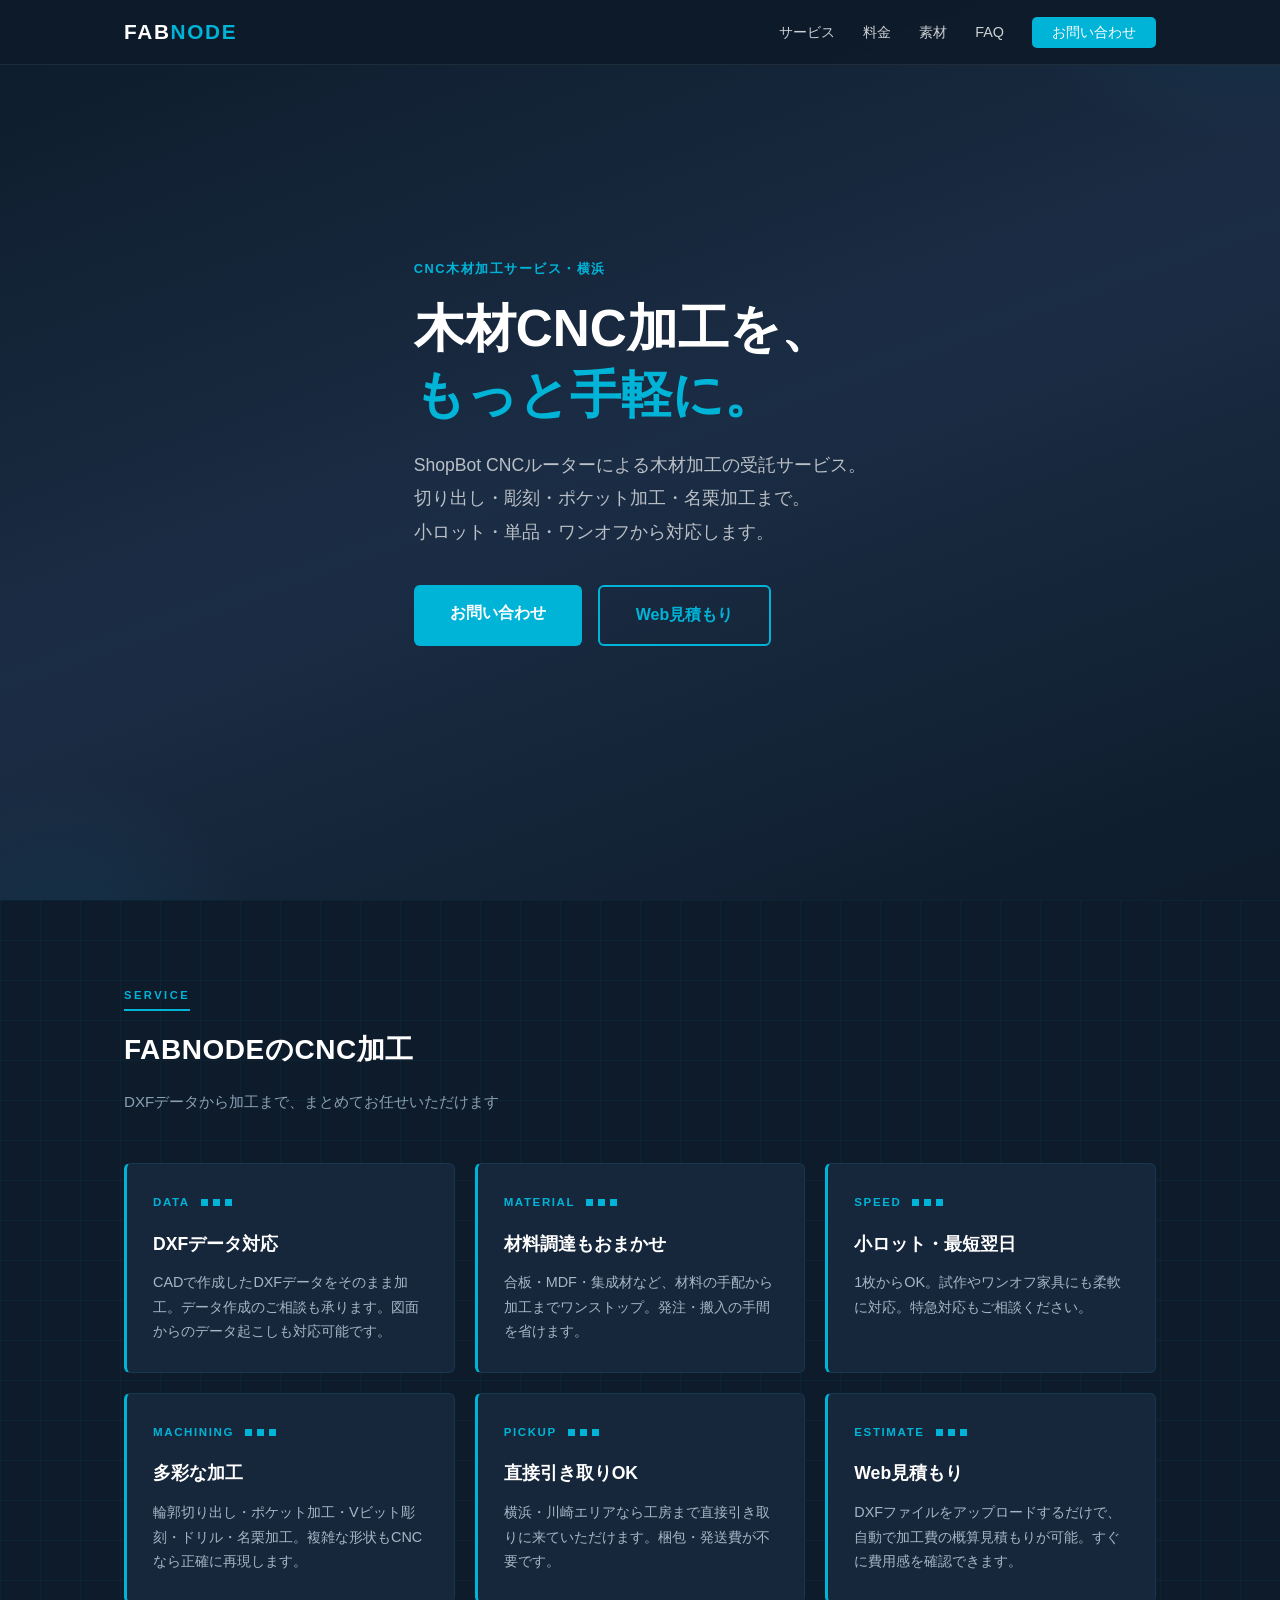
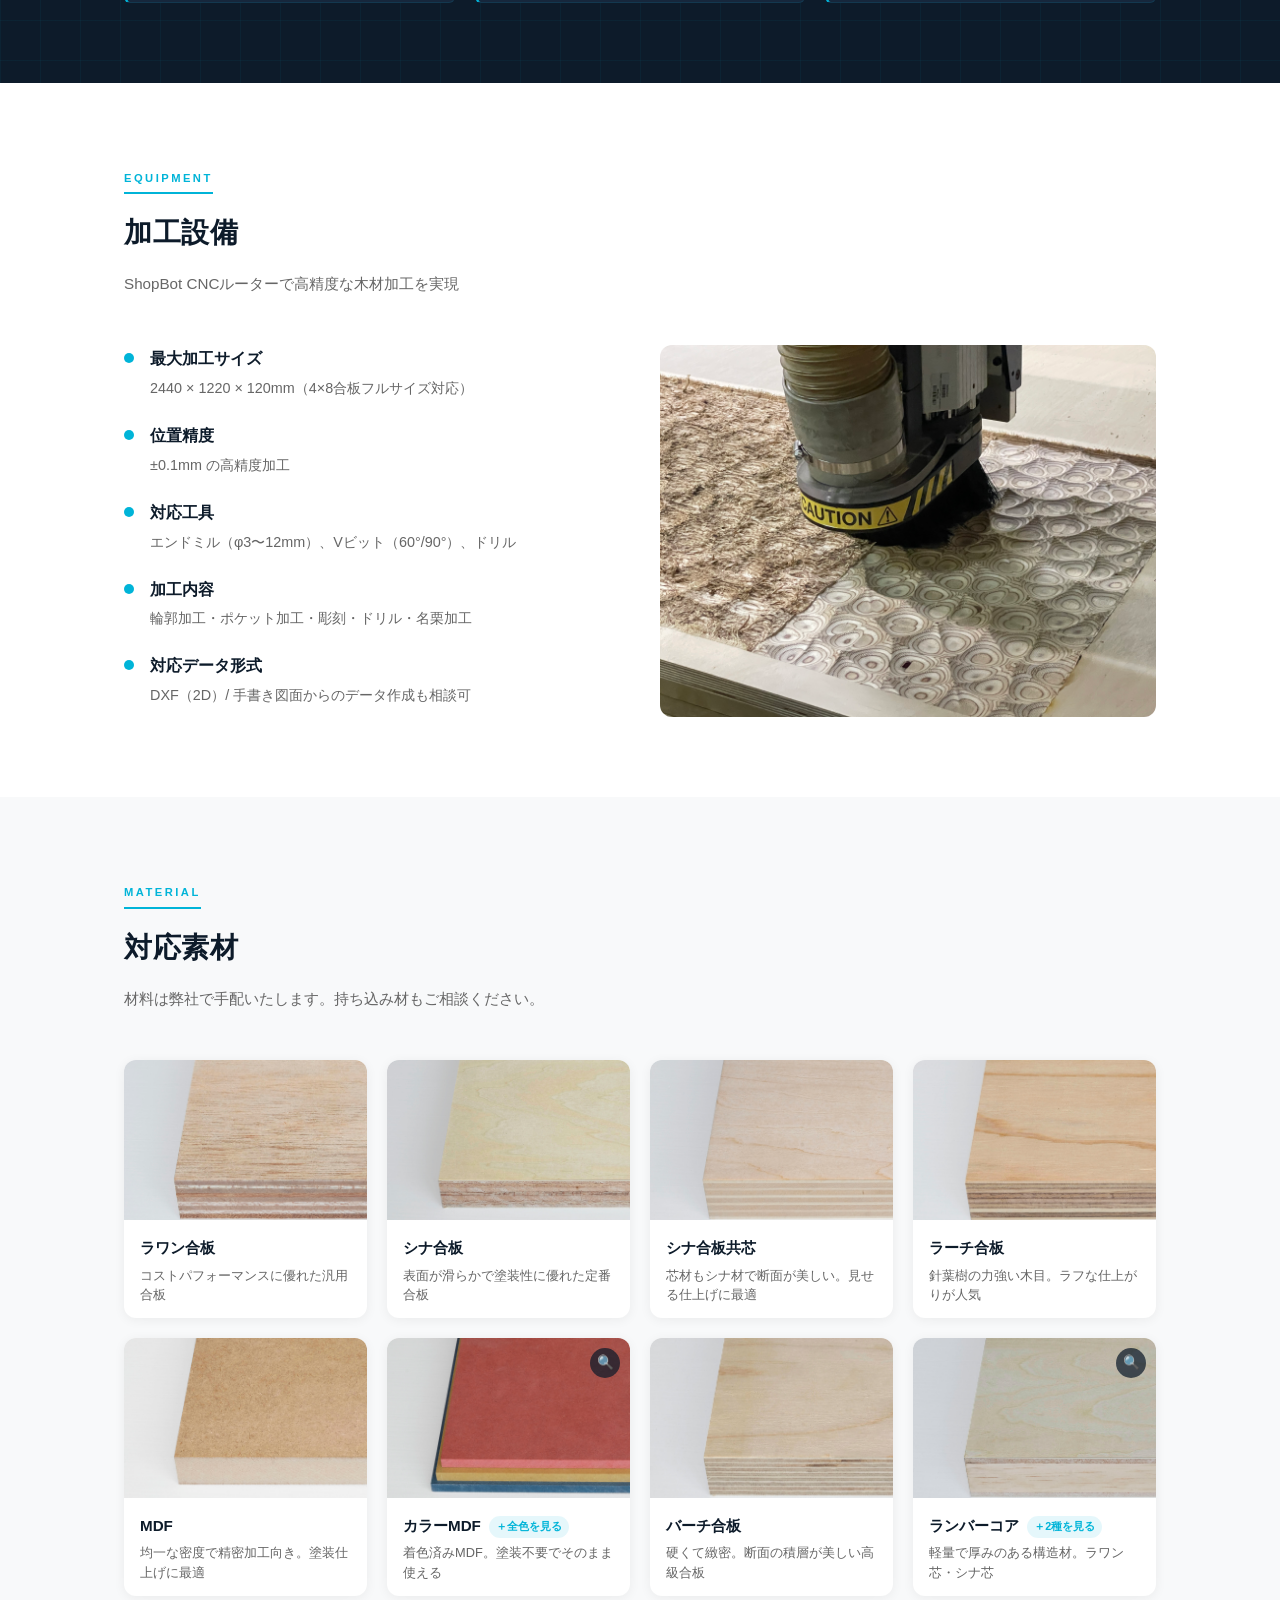
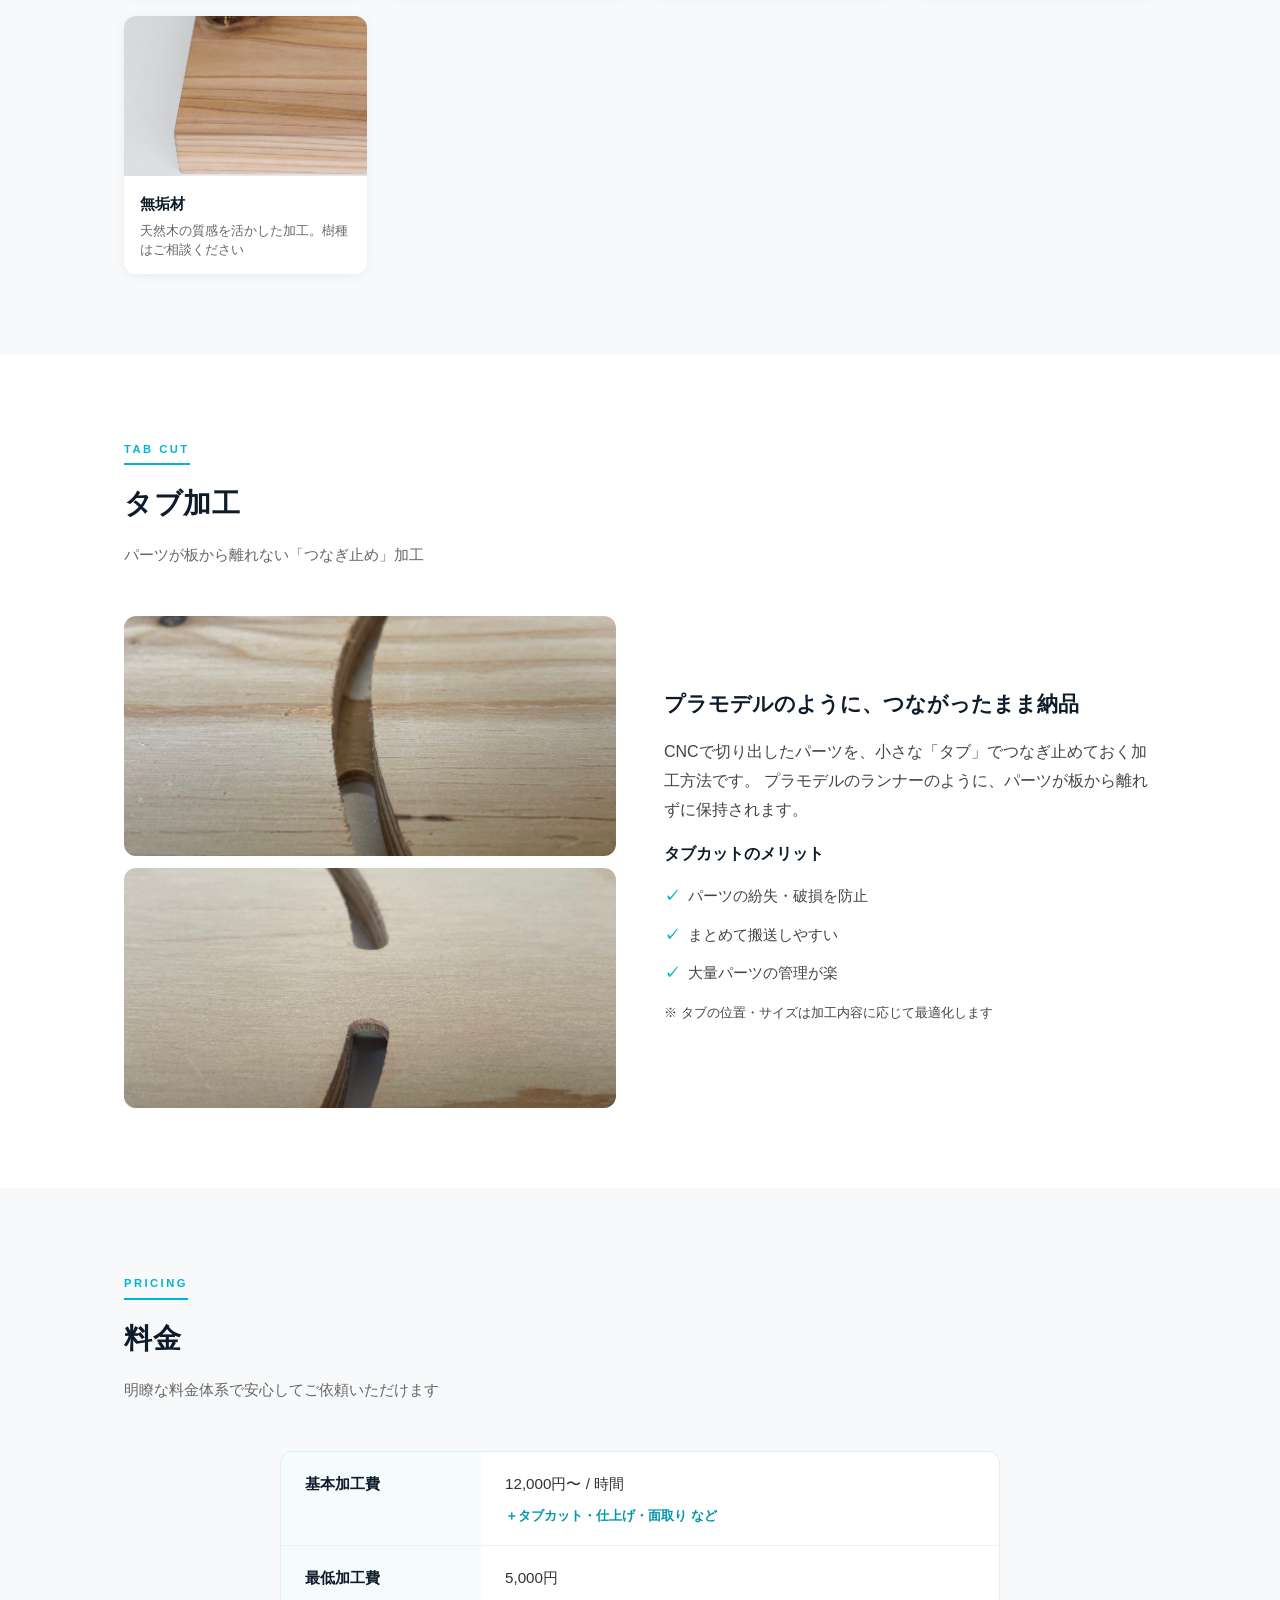
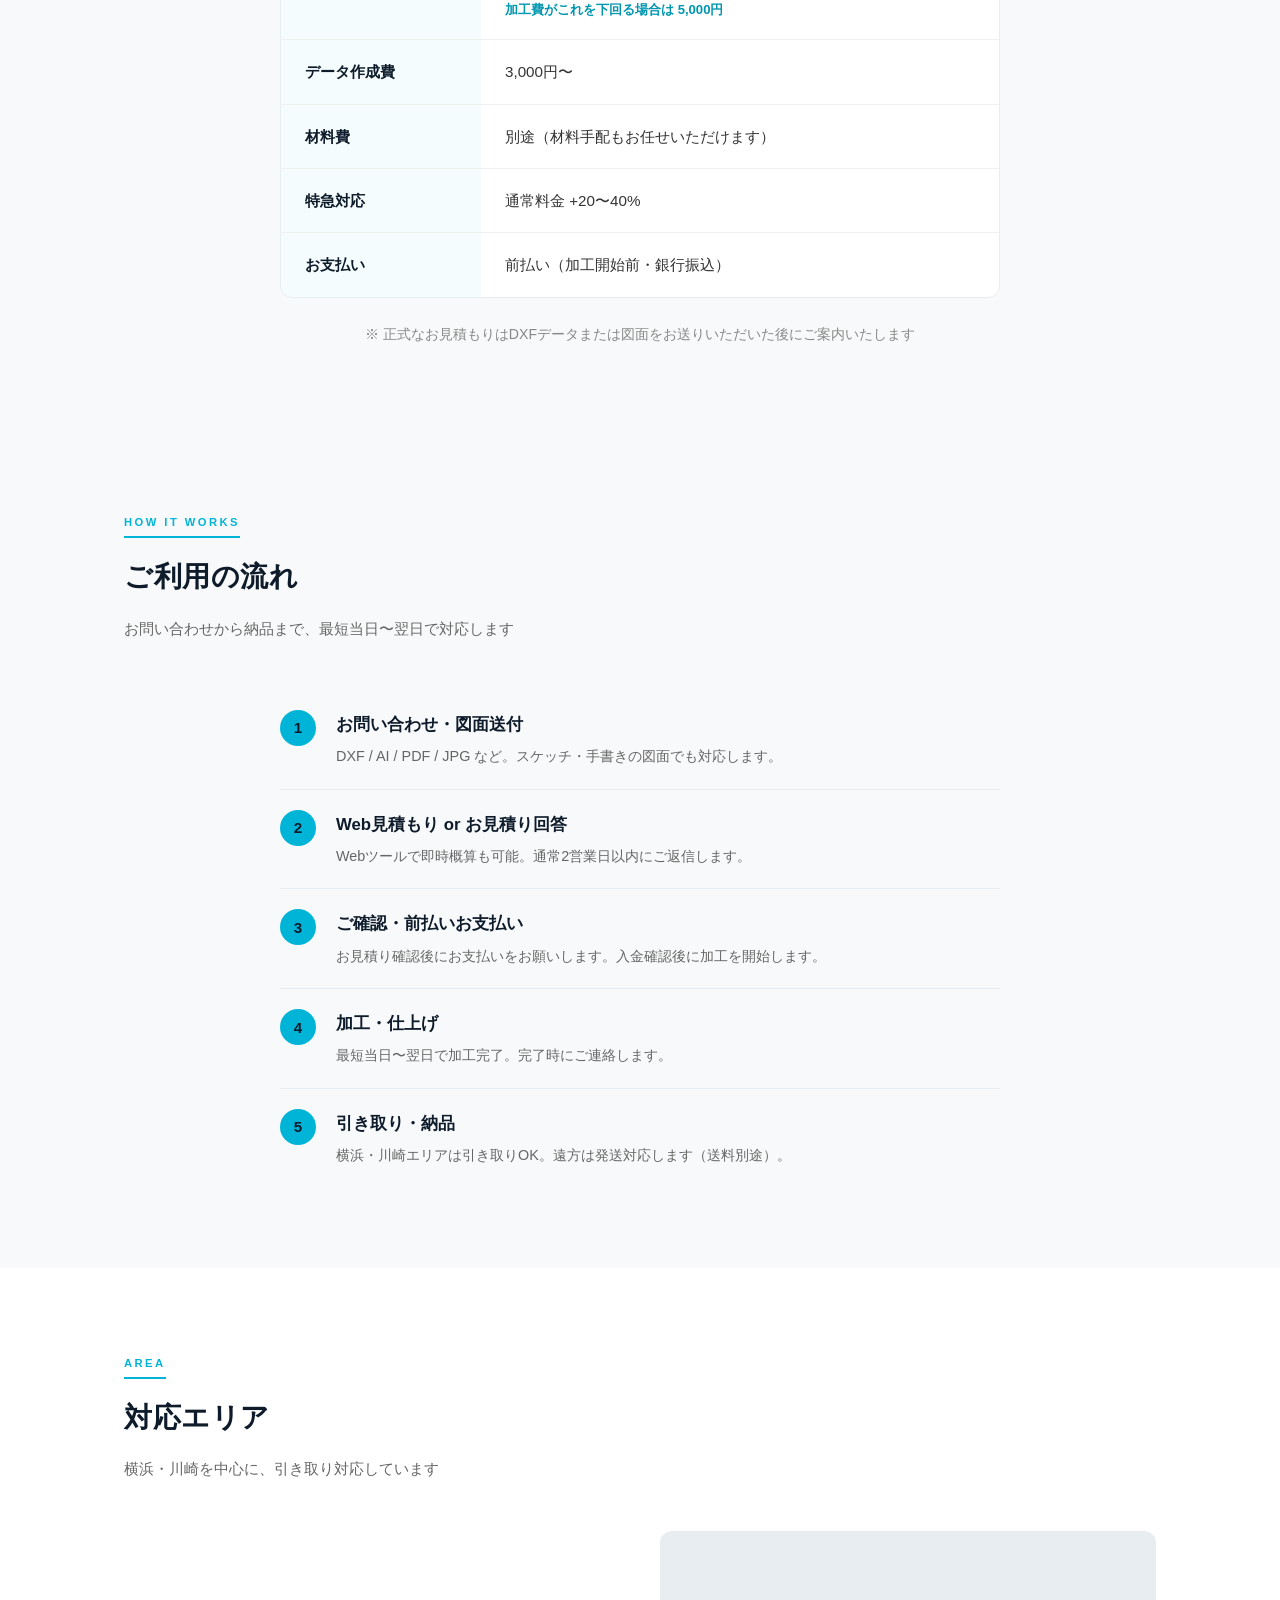
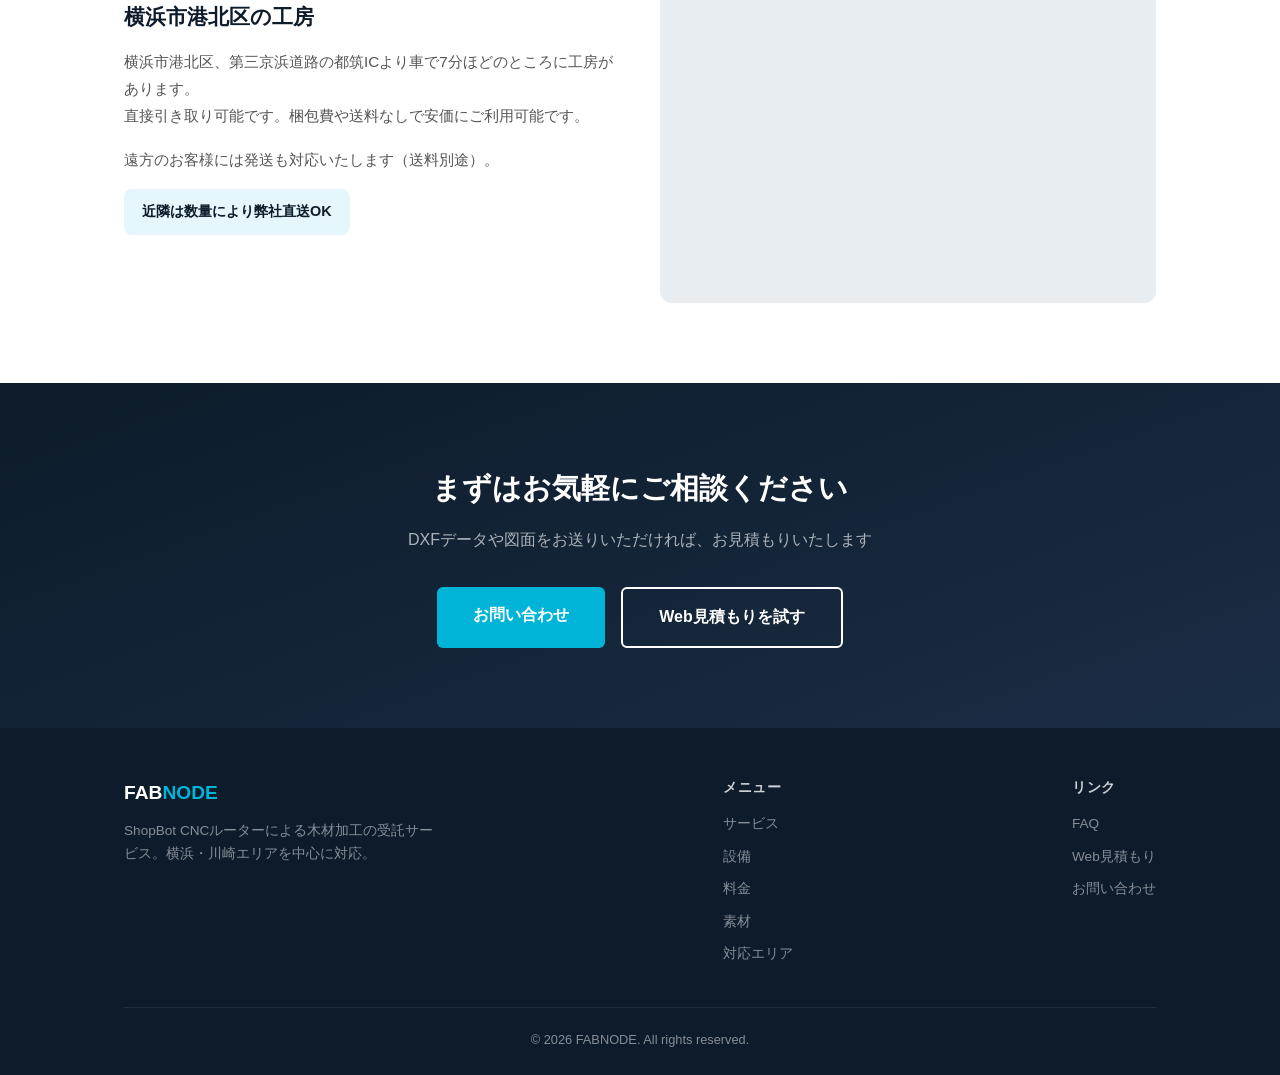
<file: index.html>
<!DOCTYPE html>
<html lang="ja">
<head>
  <meta charset="UTF-8">
  <meta name="viewport" content="width=device-width, initial-scale=1.0">
  <title>FABNODE — CNC加工受託サービス | 横浜</title>
  <meta name="description" content="横浜・川崎エリアのCNCルーター加工受託サービス。ShopBotによる木材の切り出し・彫刻・ポケット加工。小ロット・単品から対応。">
  <link rel="stylesheet" href="css/style.css">
  <link rel="icon" href="data:image/svg+xml,<svg xmlns='http://www.w3.org/2000/svg' viewBox='0 0 100 100'><text y='.9em' font-size='90'>⚙</text></svg>">
  <!-- Google Analytics (GA4) -->
  <script async src="https://www.googletagmanager.com/gtag/js?id=G-3MPX3DD8X1"></script>
  <script>
    window.dataLayer = window.dataLayer || [];
    function gtag(){dataLayer.push(arguments);}
    gtag('js', new Date());
    gtag('config', 'G-3MPX3DD8X1');
  </script>
</head>
<body>

  <!-- Header -->
  <header class="header">
    <div class="container">
      <a href="/" class="logo">FAB<span>NODE</span></a>
      <nav>
        <ul class="nav-links" id="navLinks">
          <li><a href="#service">サービス</a></li>
          <li><a href="#pricing">料金</a></li>
          <li><a href="#materials">素材</a></li>
          <li><a href="faq.html">FAQ</a></li>
          <li><a href="contact.html" class="nav-cta">お問い合わせ</a></li>
        </ul>
      </nav>
      <button class="nav-toggle" id="navToggle" aria-label="メニュー">
        <span></span><span></span><span></span>
      </button>
    </div>
  </header>

  <!-- Hero -->
  <section class="hero">
    <div class="container">
      <div class="hero-content">
        <span class="hero-label">CNC木材加工サービス・横浜</span>
        <h1>木材CNC加工を、<br><em>もっと手軽に。</em></h1>
        <p>
          ShopBot CNCルーターによる木材加工の受託サービス。<br>
          切り出し・彫刻・ポケット加工・名栗加工まで。<br>
          小ロット・単品・ワンオフから対応します。
        </p>
        <div class="hero-buttons">
          <a href="contact.html" class="btn btn-primary">お問い合わせ</a>
          <a href="estimate.html" class="btn btn-outline">Web見積もり</a>
        </div>
      </div>
    </div>
  </section>

  <!-- Service / Features -->
  <section class="section features" id="service">
    <div class="container">
      <span class="section-eyebrow">SERVICE</span>
      <h2 class="section-title">FABNODEのCNC加工</h2>
      <p class="section-subtitle">DXFデータから加工まで、まとめてお任せいただけます</p>
      <div class="feature-grid">
        <div class="feature-card">
          <span class="feature-tag">DATA<i></i><i></i><i></i></span>
          <h3>DXFデータ対応</h3>
          <p>CADで作成したDXFデータをそのまま加工。データ作成のご相談も承ります。図面からのデータ起こしも対応可能です。</p>
        </div>
        <div class="feature-card">
          <span class="feature-tag">MATERIAL<i></i><i></i><i></i></span>
          <h3>材料調達もおまかせ</h3>
          <p>合板・MDF・集成材など、材料の手配から加工までワンストップ。発注・搬入の手間を省けます。</p>
        </div>
        <div class="feature-card">
          <span class="feature-tag">SPEED<i></i><i></i><i></i></span>
          <h3>小ロット・最短翌日</h3>
          <p>1枚からOK。試作やワンオフ家具にも柔軟に対応。特急対応もご相談ください。</p>
        </div>
        <div class="feature-card">
          <span class="feature-tag">MACHINING<i></i><i></i><i></i></span>
          <h3>多彩な加工</h3>
          <p>輪郭切り出し・ポケット加工・Vビット彫刻・ドリル・名栗加工。複雑な形状もCNCなら正確に再現します。</p>
        </div>
        <div class="feature-card">
          <span class="feature-tag">PICKUP<i></i><i></i><i></i></span>
          <h3>直接引き取りOK</h3>
          <p>横浜・川崎エリアなら工房まで直接引き取りに来ていただけます。梱包・発送費が不要です。</p>
        </div>
        <div class="feature-card">
          <span class="feature-tag">ESTIMATE<i></i><i></i><i></i></span>
          <h3>Web見積もり</h3>
          <p>DXFファイルをアップロードするだけで、自動で加工費の概算見積もりが可能。すぐに費用感を確認できます。</p>
        </div>
      </div>
    </div>
  </section>

  <!-- Equipment -->
  <section class="section" id="equipment">
    <div class="container">
      <span class="section-eyebrow">EQUIPMENT</span>
      <h2 class="section-title">加工設備</h2>
      <p class="section-subtitle">ShopBot CNCルーターで高精度な木材加工を実現</p>
      <div class="specs-grid">
        <div class="spec-list">
          <div class="spec-item">
            <div class="spec-dot"></div>
            <div>
              <h4>最大加工サイズ</h4>
              <p>2440 × 1220 × 120mm（4×8合板フルサイズ対応）</p>
            </div>
          </div>
          <div class="spec-item">
            <div class="spec-dot"></div>
            <div>
              <h4>位置精度</h4>
              <p>±0.1mm の高精度加工</p>
            </div>
          </div>
          <div class="spec-item">
            <div class="spec-dot"></div>
            <div>
              <h4>対応工具</h4>
              <p>エンドミル（φ3〜12mm）、Vビット（60°/90°）、ドリル</p>
            </div>
          </div>
          <div class="spec-item">
            <div class="spec-dot"></div>
            <div>
              <h4>加工内容</h4>
              <p>輪郭加工・ポケット加工・彫刻・ドリル・名栗加工</p>
            </div>
          </div>
          <div class="spec-item">
            <div class="spec-dot"></div>
            <div>
              <h4>対応データ形式</h4>
              <p>DXF（2D）/ 手書き図面からのデータ作成も相談可</p>
            </div>
          </div>
        </div>
        <div class="spec-image">
          <img src="images/machining-3d.jpg" alt="ShopBot CNCルーターによる3D加工の様子" loading="lazy">
        </div>
      </div>
    </div>
  </section>

  <!-- Materials -->
  <section class="section materials-section" id="materials" style="background: #f8f9fa;">
    <div class="container">
      <span class="section-eyebrow">MATERIAL</span>
      <h2 class="section-title">対応素材</h2>
      <p class="section-subtitle">材料は弊社で手配いたします。持ち込み材もご相談ください。</p>
      <div class="material-grid">
        <div class="material-card">
          <img src="images/ラワンベニヤ.jpg" alt="ラワン合板" loading="lazy">
          <div class="material-info">
            <h4>ラワン合板</h4>
            <p>コストパフォーマンスに優れた汎用合板</p>
          </div>
        </div>
        <div class="material-card">
          <img src="images/シナベニヤ.jpg" alt="シナ合板" loading="lazy">
          <div class="material-info">
            <h4>シナ合板</h4>
            <p>表面が滑らかで塗装性に優れた定番合板</p>
          </div>
        </div>
        <div class="material-card">
          <img src="images/シナ共芯.jpg" alt="シナ合板共芯" loading="lazy">
          <div class="material-info">
            <h4>シナ合板共芯</h4>
            <p>芯材もシナ材で断面が美しい。見せる仕上げに最適</p>
          </div>
        </div>
        <div class="material-card">
          <img src="images/ラーチベニヤ.jpg" alt="ラーチ合板" loading="lazy">
          <div class="material-info">
            <h4>ラーチ合板</h4>
            <p>針葉樹の力強い木目。ラフな仕上がりが人気</p>
          </div>
        </div>
        <div class="material-card">
          <img src="images/MDF.jpg" alt="MDF" loading="lazy">
          <div class="material-info">
            <h4>MDF</h4>
            <p>均一な密度で精密加工向き。塗装仕上げに最適</p>
          </div>
        </div>
        <div class="material-card material-card--popup"
             data-popup-title="カラーMDF"
             data-popup-desc="着色済みMDF。塗装不要でそのまま使える。全9色からお選びいただけます。"
             data-popup-images="images/colormdf_swatch.png|カラーMDF 全9色"
             data-popup-colors="レッド|#e0564f,オレンジ|#e28a3d,ブラウン|#a9713f,イエロー|#e6b93a,グリーン|#6bb08c,ブルー|#3b7ea8,ライトグレー|#d0cdc5,グレー|#7f838c,ブラック|#3a3a3e">
          <img src="images/カラーMDF.jpg" alt="カラーMDF" loading="lazy">
          <div class="material-info">
            <h4>カラーMDF <span class="material-more">＋全色を見る</span></h4>
            <p>着色済みMDF。塗装不要でそのまま使える</p>
          </div>
        </div>
        <div class="material-card">
          <img src="images/バーチ.jpg" alt="バーチ合板" loading="lazy">
          <div class="material-info">
            <h4>バーチ合板</h4>
            <p>硬くて緻密。断面の積層が美しい高級合板</p>
          </div>
        </div>
        <div class="material-card material-card--popup"
             data-popup-title="ランバーコア"
             data-popup-desc="厚みのある軽量な構造材。棚板・天板・什器の芯材に。ラワン芯・シナ芯からお選びいただけます。"
             data-popup-images="images/ラワンランバー.jpg|ラワンランバーコア,images/シナランバー.jpg|シナランバーコア">
          <img src="images/シナランバー.jpg" alt="ランバーコア" loading="lazy">
          <div class="material-info">
            <h4>ランバーコア <span class="material-more">＋2種を見る</span></h4>
            <p>軽量で厚みのある構造材。ラワン芯・シナ芯</p>
          </div>
        </div>
        <div class="material-card">
          <img src="images/無垢.jpg" alt="無垢材" loading="lazy">
          <div class="material-info">
            <h4>無垢材</h4>
            <p>天然木の質感を活かした加工。樹種はご相談ください</p>
          </div>
        </div>
      </div>

      <!-- Material Popup Modal -->
      <div class="material-modal" id="materialModal" aria-hidden="true">
        <div class="material-modal__backdrop" data-modal-close></div>
        <div class="material-modal__box" role="dialog" aria-modal="true">
          <button class="material-modal__close" data-modal-close aria-label="閉じる">×</button>
          <h3 class="material-modal__title" id="modalTitle"></h3>
          <p class="material-modal__desc" id="modalDesc"></p>
          <div class="material-modal__images" id="modalImages"></div>
          <div class="material-modal__colors" id="modalColors"></div>
        </div>
      </div>
    </div>
  </section>

  <!-- Tab Cut -->
  <section class="section tabcut-section" id="tabcut">
    <div class="container">
      <span class="section-eyebrow">TAB CUT</span>
      <h2 class="section-title">タブ加工</h2>
      <p class="section-subtitle">パーツが板から離れない「つなぎ止め」加工</p>
      <div class="tabcut-content">
        <div class="tabcut-image">
          <img src="images/tabcut.jpg" alt="タブカット加工（パーツを板につなぎ止める加工）" loading="lazy">
          <img src="images/tabcut2.jpg" alt="タブカット加工の切り込み拡大" loading="lazy">
        </div>
        <div class="tabcut-text">
          <h3>プラモデルのように、つながったまま納品</h3>
          <p>
            CNCで切り出したパーツを、小さな「タブ」でつなぎ止めておく加工方法です。
            プラモデルのランナーのように、パーツが板から離れずに保持されます。
          </p>
          <h4>タブカットのメリット</h4>
          <ul class="tabcut-benefits">
            <li>パーツの紛失・破損を防止</li>
            <li>まとめて搬送しやすい</li>
            <li>大量パーツの管理が楽</li>
          </ul>
          <p class="tabcut-note">※ タブの位置・サイズは加工内容に応じて最適化します</p>
        </div>
      </div>
    </div>
  </section>

  <!-- Pricing -->
  <section class="section pricing" id="pricing">
    <div class="container">
      <span class="section-eyebrow">PRICING</span>
      <h2 class="section-title">料金</h2>
      <p class="section-subtitle">明瞭な料金体系で安心してご依頼いただけます</p>
      <div class="pricing-table">
        <div class="pricing-row">
          <div class="pricing-label">基本加工費</div>
          <div class="pricing-value">12,000円〜 / 時間<span class="pricing-sub">＋タブカット・仕上げ・面取り など</span></div>
        </div>
        <div class="pricing-row">
          <div class="pricing-label">最低加工費</div>
          <div class="pricing-value">5,000円<span class="pricing-sub">加工費がこれを下回る場合は 5,000円</span></div>
        </div>
        <div class="pricing-row">
          <div class="pricing-label">データ作成費</div>
          <div class="pricing-value">3,000円〜</div>
        </div>
        <div class="pricing-row">
          <div class="pricing-label">材料費</div>
          <div class="pricing-value">別途（材料手配もお任せいただけます）</div>
        </div>
        <div class="pricing-row">
          <div class="pricing-label">特急対応</div>
          <div class="pricing-value">通常料金 +20〜40%</div>
        </div>
        <div class="pricing-row">
          <div class="pricing-label">お支払い</div>
          <div class="pricing-value">前払い（加工開始前・銀行振込）</div>
        </div>
      </div>
      <p class="pricing-note">※ 正式なお見積もりはDXFデータまたは図面をお送りいただいた後にご案内いたします</p>
    </div>
  </section>

  <!-- Flow / How it works -->
  <section class="section flow" id="flow">
    <div class="container">
      <span class="section-eyebrow">HOW IT WORKS</span>
      <h2 class="section-title">ご利用の流れ</h2>
      <p class="section-subtitle">お問い合わせから納品まで、最短当日〜翌日で対応します</p>
      <div class="flow-steps">
        <div class="flow-step">
          <div class="flow-num">1</div>
          <div class="flow-body">
            <h3>お問い合わせ・図面送付</h3>
            <p>DXF / AI / PDF / JPG など。スケッチ・手書きの図面でも対応します。</p>
          </div>
        </div>
        <div class="flow-step">
          <div class="flow-num">2</div>
          <div class="flow-body">
            <h3>Web見積もり or お見積り回答</h3>
            <p>Webツールで即時概算も可能。通常2営業日以内にご返信します。</p>
          </div>
        </div>
        <div class="flow-step">
          <div class="flow-num">3</div>
          <div class="flow-body">
            <h3>ご確認・前払いお支払い</h3>
            <p>お見積り確認後にお支払いをお願いします。入金確認後に加工を開始します。</p>
          </div>
        </div>
        <div class="flow-step">
          <div class="flow-num">4</div>
          <div class="flow-body">
            <h3>加工・仕上げ</h3>
            <p>最短当日〜翌日で加工完了。完了時にご連絡します。</p>
          </div>
        </div>
        <div class="flow-step">
          <div class="flow-num">5</div>
          <div class="flow-body">
            <h3>引き取り・納品</h3>
            <p>横浜・川崎エリアは引き取りOK。遠方は発送対応します（送料別途）。</p>
          </div>
        </div>
      </div>
    </div>
  </section>

  <!-- Area -->
  <section class="section" id="area">
    <div class="container">
      <span class="section-eyebrow">AREA</span>
      <h2 class="section-title">対応エリア</h2>
      <p class="section-subtitle">横浜・川崎を中心に、引き取り対応しています</p>
      <div class="area-content">
        <div class="area-text">
          <h3>横浜市港北区の工房</h3>
          <p>
            横浜市港北区、第三京浜道路の都筑ICより車で7分ほどのところに工房があります。<br>
            直接引き取り可能です。梱包費や送料なしで安価にご利用可能です。
          </p>
          <p>遠方のお客様には発送も対応いたします（送料別途）。</p>
          <div class="area-badge">
            近隣は数量により弊社直送OK
          </div>
        </div>
        <div class="area-map">
          <iframe
            src="https://maps.google.com/maps?q=%E9%83%BD%E7%AD%91IC&t=&z=12&ie=UTF8&iwloc=&output=embed"
            width="100%" height="100%" style="border:0;" allowfullscreen=""
            loading="lazy" referrerpolicy="no-referrer-when-downgrade"
            title="都筑IC周辺 対応エリア地図"></iframe>
        </div>
      </div>
    </div>
  </section>

  <!-- CTA -->
  <section class="cta-section">
    <div class="container">
      <h2>まずはお気軽にご相談ください</h2>
      <p>DXFデータや図面をお送りいただければ、お見積もりいたします</p>
      <div class="cta-buttons">
        <a href="contact.html" class="btn btn-primary">お問い合わせ</a>
        <a href="estimate.html" class="btn btn-outline" style="border-color:#fff; color:#fff;">Web見積もりを試す</a>
      </div>
    </div>
  </section>

  <!-- Footer -->
  <footer class="footer">
    <div class="container">
      <div class="footer-content">
        <div>
          <div class="footer-brand">FAB<span>NODE</span></div>
          <p class="footer-desc">ShopBot CNCルーターによる木材加工の受託サービス。横浜・川崎エリアを中心に対応。</p>
        </div>
        <div class="footer-links">
          <h4>メニュー</h4>
          <a href="#service">サービス</a>
          <a href="#equipment">設備</a>
          <a href="#pricing">料金</a>
          <a href="#materials">素材</a>
          <a href="#area">対応エリア</a>
        </div>
        <div class="footer-links">
          <h4>リンク</h4>
          <a href="faq.html">FAQ</a>
          <a href="estimate.html">Web見積もり</a>
          <a href="contact.html">お問い合わせ</a>
        </div>
      </div>
      <div class="footer-bottom">
        &copy; 2026 FABNODE. All rights reserved.
      </div>
    </div>
  </footer>

  <script>
    // Mobile nav toggle
    const toggle = document.getElementById('navToggle');
    const links = document.getElementById('navLinks');
    toggle.addEventListener('click', () => {
      links.classList.toggle('active');
    });

    // Close nav on link click
    links.querySelectorAll('a').forEach(a => {
      a.addEventListener('click', () => {
        links.classList.remove('active');
      });
    });

    // Header scroll effect
    window.addEventListener('scroll', () => {
      const header = document.querySelector('.header');
      header.style.boxShadow = window.scrollY > 10
        ? '0 2px 20px rgba(0,0,0,0.15)'
        : 'none';
    });

    // Material popup modal (カラーMDF / ランバーコア)
    const modal = document.getElementById('materialModal');
    const modalTitle = document.getElementById('modalTitle');
    const modalDesc = document.getElementById('modalDesc');
    const modalImages = document.getElementById('modalImages');

    const modalColors = document.getElementById('modalColors');

    function openMaterialModal(card) {
      modalTitle.textContent = card.dataset.popupTitle || '';
      modalDesc.textContent = card.dataset.popupDesc || '';
      modalImages.innerHTML = '';
      (card.dataset.popupImages || '').split(',').forEach(entry => {
        const [src, caption] = entry.split('|');
        if (!src) return;
        const fig = document.createElement('figure');
        fig.innerHTML = `<img src="${src}" alt="${caption || ''}" loading="lazy">` +
          (caption ? `<figcaption>${caption}</figcaption>` : '');
        modalImages.appendChild(fig);
      });
      // カラーチップ（data-popup-colors="名前|色コード,...")
      modalColors.innerHTML = '';
      const colors = card.dataset.popupColors || '';
      if (colors) {
        colors.split(',').forEach(entry => {
          const [name, hex] = entry.split('|');
          if (!name) return;
          const chip = document.createElement('span');
          chip.className = 'color-chip';
          chip.innerHTML = `<i style="background:${hex || '#ccc'}"></i>${name}`;
          modalColors.appendChild(chip);
        });
      }
      modal.classList.add('active');
      modal.setAttribute('aria-hidden', 'false');
    }

    function closeMaterialModal() {
      modal.classList.remove('active');
      modal.setAttribute('aria-hidden', 'true');
    }

    document.querySelectorAll('.material-card--popup').forEach(card => {
      card.addEventListener('click', () => openMaterialModal(card));
    });
    modal.querySelectorAll('[data-modal-close]').forEach(el => {
      el.addEventListener('click', closeMaterialModal);
    });
    document.addEventListener('keydown', e => {
      if (e.key === 'Escape') closeMaterialModal();
    });
  </script>

</body>
</html>
</file>
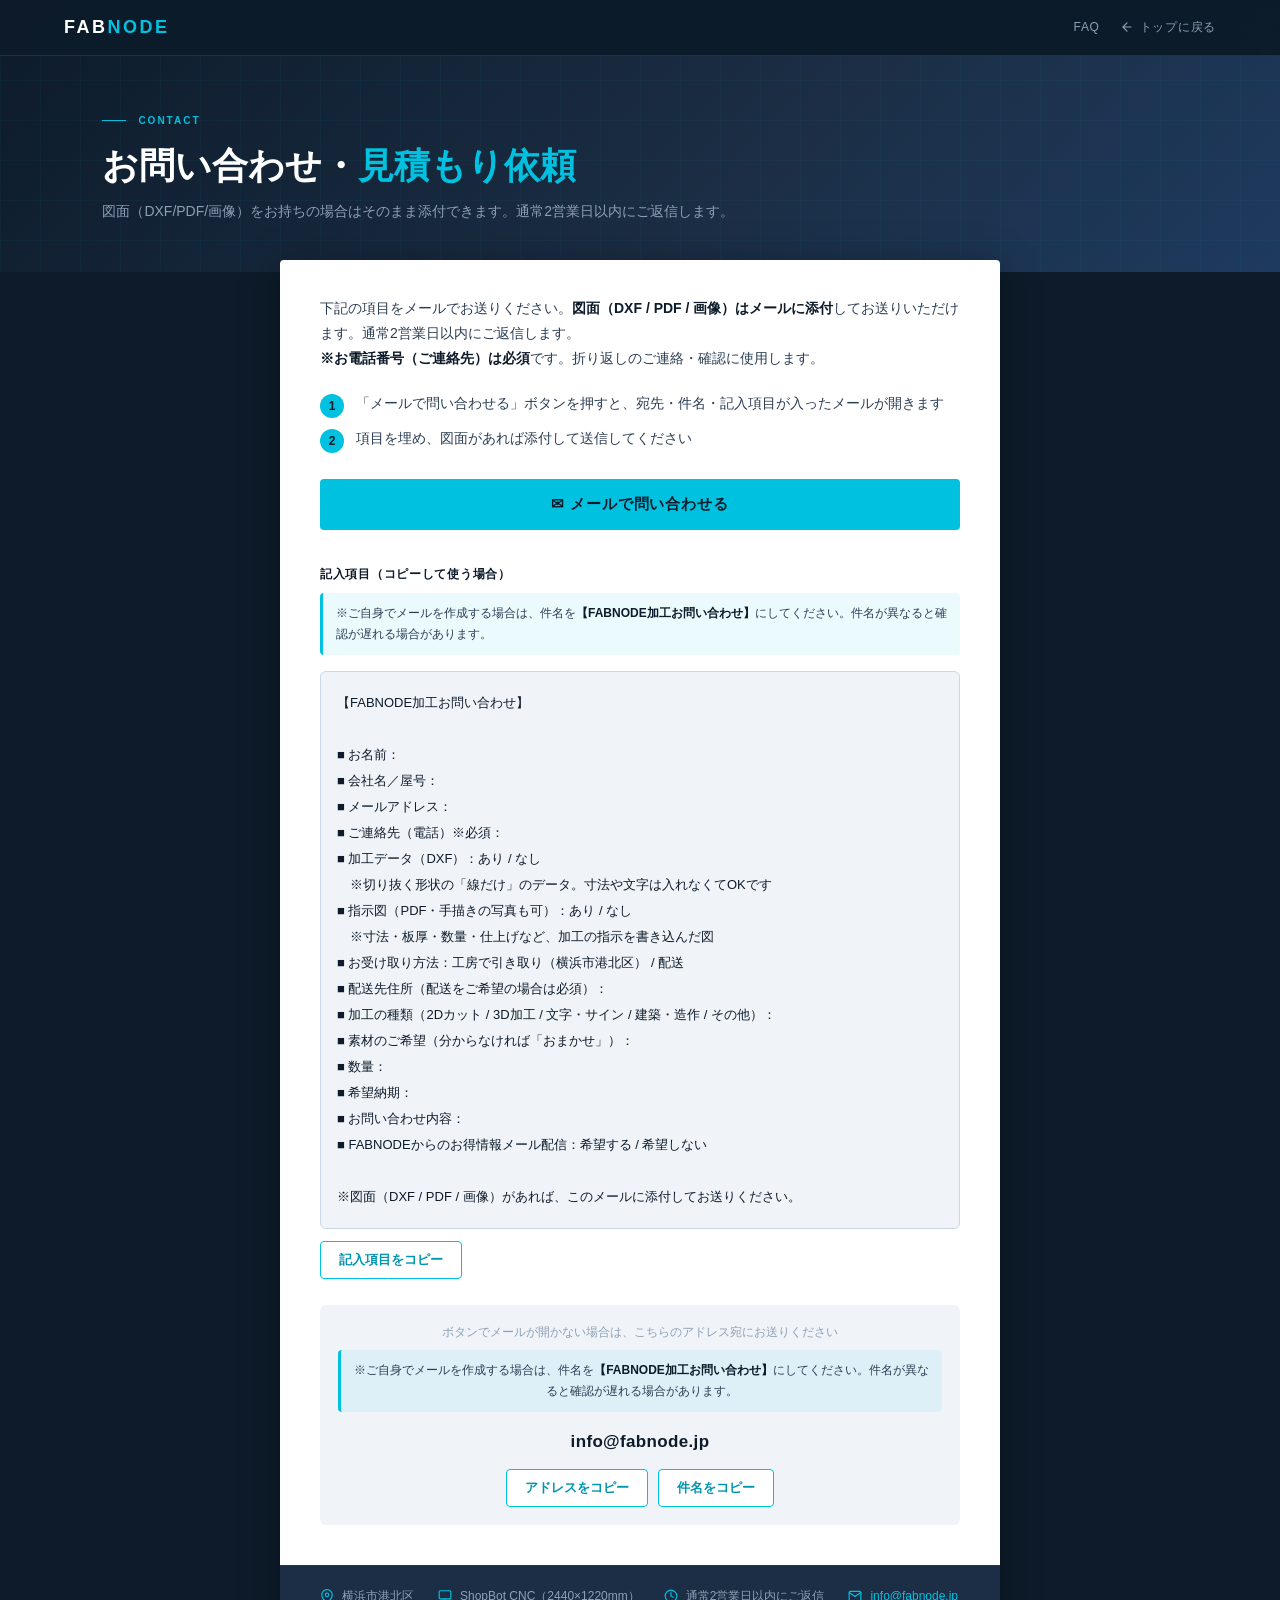
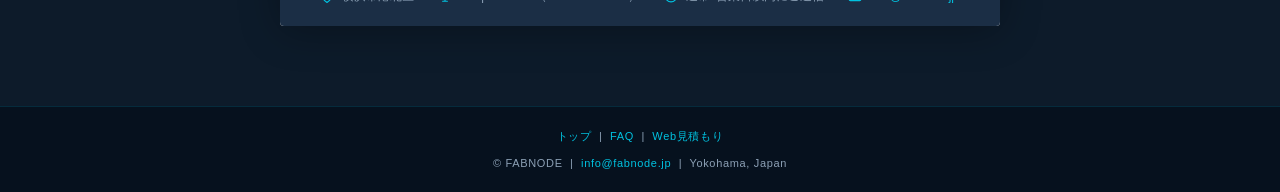
<file: contact.html>
<!DOCTYPE html>
<html lang="ja">
<head>
<meta charset="UTF-8">
<meta name="viewport" content="width=device-width, initial-scale=1.0">
<title>お問い合わせ | FABNODE — CNC加工受託サービス | 横浜</title>
<meta name="description" content="FABNODE CNC加工のお問い合わせ・見積もり依頼。DXFファイルのアップロードにも対応。">
<style>
  :root {
    --navy:  #0D1B2A; --navy2: #1B2E45; --navy3: #1E3A5F;
    --cyan:  #00C2E0; --cyan2: #0096B0;
    --ow:    #F0F4F8; --lgray: #8CA0B5; --dgray: #2C3E55;
    --border:#C8D8E8; --white: #ffffff; --black: #0A1628;
    --red:   #FF6B6B;
  }
  *,*::before,*::after{box-sizing:border-box;margin:0;padding:0}
  html{scroll-behavior:smooth}
  body{font-family:'Helvetica Neue',Helvetica,'Hiragino Kaku Gothic ProN','Yu Gothic',sans-serif;color:var(--black);background:var(--navy);line-height:1.7;min-height:100vh}

  /* ─── Nav ─── */
  nav{position:fixed;top:0;left:0;right:0;z-index:100;background:rgba(13,27,42,0.97);backdrop-filter:blur(10px);border-bottom:1px solid rgba(0,194,224,0.2);display:flex;align-items:center;justify-content:space-between;padding:0 5%;height:56px}
  .nav-logo{font-size:18px;font-weight:700;letter-spacing:.14em;color:var(--white);text-decoration:none}
  .nav-logo span{color:var(--cyan)}
  .nav-back{color:var(--lgray);font-size:12px;letter-spacing:.06em;text-decoration:none;transition:color .2s;display:flex;align-items:center;gap:6px}
  .nav-back:hover{color:var(--cyan)}
  .nav-back svg{width:14px;height:14px;fill:none;stroke:currentColor;stroke-width:2;stroke-linecap:round;stroke-linejoin:round}

  /* ─── Hero ─── */
  .page-hero{padding:112px 8% 48px;position:relative;overflow:hidden}
  .page-hero-bg{position:absolute;inset:0;background:linear-gradient(135deg,var(--navy) 0%,var(--navy2) 60%,var(--navy3) 100%)}
  .page-hero-grid{position:absolute;inset:0;background-image:linear-gradient(rgba(0,194,224,0.04) 1px,transparent 1px),linear-gradient(90deg,rgba(0,194,224,0.04) 1px,transparent 1px);background-size:40px 40px}
  .page-hero-content{position:relative;z-index:2;max-width:640px}
  .eyebrow{display:flex;align-items:center;gap:12px;margin-bottom:14px}
  .eyebrow-line{width:24px;height:1px;background:var(--cyan)}
  .eyebrow-text{font-size:10px;font-weight:700;letter-spacing:.2em;text-transform:uppercase;color:var(--cyan);font-family:'Helvetica Neue',sans-serif}
  .page-title{font-size:clamp(24px,4vw,36px);font-weight:700;color:var(--white);line-height:1.3;margin-bottom:10px}
  .page-title em{font-style:normal;color:var(--cyan)}
  .page-sub{font-size:14px;color:var(--lgray)}

  /* ─── Form Section ─── */
  .form-section{padding:0 8% 80px;position:relative;z-index:2}
  .form-container{max-width:720px;margin:0 auto;background:var(--white);border-radius:4px;box-shadow:0 4px 40px rgba(0,0,0,0.3);overflow:hidden;margin-top:-12px}

  /* ─── Form Body ─── */
  .form-body{padding:36px 40px 40px}
  .form-row{margin-bottom:22px}
  .form-row-half{display:grid;grid-template-columns:1fr 1fr;gap:16px;margin-bottom:22px}
  label{display:block;font-size:12px;font-weight:700;color:var(--navy);letter-spacing:.06em;margin-bottom:6px}
  label .req{color:var(--cyan);margin-left:4px;font-size:10px}
  label .opt{color:var(--lgray);margin-left:4px;font-size:10px;font-weight:400}

  input[type="text"],
  input[type="email"],
  input[type="tel"],
  input[type="date"],
  textarea,
  select{
    width:100%;padding:11px 14px;font-size:14px;font-family:inherit;
    border:1px solid var(--border);border-radius:3px;background:var(--white);
    color:var(--black);transition:border-color .2s,box-shadow .2s;
    line-height:1.5;
  }
  input:focus,textarea:focus,select:focus{
    outline:none;border-color:var(--cyan);
    box-shadow:0 0 0 3px rgba(0,194,224,0.12);
  }
  textarea{resize:vertical;min-height:120px}
  select{appearance:none;background-image:url("data:image/svg+xml,%3Csvg xmlns='http://www.w3.org/2000/svg' width='12' height='8'%3E%3Cpath d='M1 1l5 5 5-5' fill='none' stroke='%238CA0B5' stroke-width='1.5' stroke-linecap='round' stroke-linejoin='round'/%3E%3C/svg%3E");background-repeat:no-repeat;background-position:right 14px center;padding-right:36px}

  /* ─── Checkbox Group ─── */
  .check-group{display:flex;flex-wrap:wrap;gap:8px}
  .check-item{position:relative}
  .check-item input{position:absolute;opacity:0;width:0;height:0}
  .check-item label{display:flex;align-items:center;padding:8px 16px;border:1px solid var(--border);border-radius:3px;font-size:13px;font-weight:500;color:var(--dgray);cursor:pointer;transition:all .2s;margin-bottom:0}
  .check-item input:checked + label{border-color:var(--cyan);background:rgba(0,194,224,0.06);color:var(--navy)}
  .check-item label:hover{border-color:var(--cyan);background:rgba(0,194,224,0.03)}

  /* ─── File Upload ─── */
  .upload-area{border:2px dashed var(--border);border-radius:4px;padding:28px 20px;text-align:center;cursor:pointer;transition:all .2s;position:relative;background:var(--ow)}
  .upload-area:hover,.upload-area.dragover{border-color:var(--cyan);background:rgba(0,194,224,0.04)}
  .upload-area input[type="file"]{position:absolute;inset:0;opacity:0;cursor:pointer}
  .upload-icon{margin:0 auto 10px;width:36px;height:36px;border-radius:50%;background:var(--navy);display:flex;align-items:center;justify-content:center}
  .upload-icon svg{width:18px;height:18px;fill:none;stroke:var(--cyan);stroke-width:2;stroke-linecap:round;stroke-linejoin:round}
  .upload-text{font-size:13px;color:var(--dgray);font-weight:600;margin-bottom:4px}
  .upload-hint{font-size:11px;color:var(--lgray)}
  .file-list{margin-top:12px;display:flex;flex-direction:column;gap:6px}
  .file-item{display:flex;align-items:center;justify-content:space-between;padding:8px 12px;background:var(--white);border:1px solid var(--border);border-radius:3px;font-size:12px}
  .file-item-name{color:var(--navy);font-weight:600;display:flex;align-items:center;gap:6px}
  .file-item-size{color:var(--lgray);font-size:11px}
  .file-remove{background:none;border:none;color:var(--lgray);cursor:pointer;font-size:16px;padding:0 4px;transition:color .2s}
  .file-remove:hover{color:var(--red)}

  /* ─── Newsletter Opt-in ─── */
  .optin-row{margin-top:8px;margin-bottom:24px;padding:14px 16px;background:var(--ow);border-radius:4px;border:1px solid var(--border)}
  .optin-label{display:flex;align-items:flex-start;gap:10px;cursor:pointer;font-size:13px;color:var(--dgray);line-height:1.6;margin-bottom:0}
  .optin-label input[type="checkbox"]{width:18px;height:18px;margin-top:2px;accent-color:var(--cyan);cursor:pointer;flex-shrink:0}
  .optin-hint{font-size:11px;color:var(--lgray);margin-top:4px;padding-left:28px}

  /* ─── Submit ─── */
  .form-submit{margin-top:32px}
  .submit-btn{width:100%;padding:15px 32px;background:var(--cyan);color:var(--navy);font-size:15px;font-weight:700;letter-spacing:.08em;border:none;border-radius:3px;cursor:pointer;transition:all .2s;font-family:inherit}
  .submit-btn:hover{background:var(--cyan2);color:var(--white)}
  .submit-btn:disabled{opacity:0.5;cursor:not-allowed}
  .submit-note{text-align:center;margin-top:14px;font-size:11px;color:var(--lgray)}
  .submit-note a{color:var(--cyan);text-decoration:none}

  /* ─── Info Bar ─── */
  .info-bar{background:var(--navy2);border-top:1px solid rgba(0,194,224,0.1);padding:20px 40px;display:flex;flex-wrap:wrap;gap:24px}
  .info-bar-item{font-size:12px;color:var(--lgray);display:flex;align-items:center;gap:8px}
  .info-bar-item svg{width:14px;height:14px;flex-shrink:0;fill:none;stroke:var(--cyan);stroke-width:2;stroke-linecap:round;stroke-linejoin:round}
  .info-bar-item a{color:var(--cyan);text-decoration:none}

  /* ─── Footer ─── */
  footer{background:#06111E;color:var(--lgray);text-align:center;padding:20px 8%;font-size:11px;letter-spacing:.06em;border-top:1px solid rgba(0,194,224,0.15)}
  footer a{color:var(--cyan);text-decoration:none}

  /* ─── Toast ─── */
  .toast{position:fixed;top:72px;right:20px;padding:16px 24px;border-radius:4px;font-size:14px;font-weight:600;z-index:200;transform:translateX(120%);transition:transform .3s ease;max-width:360px}
  .toast.show{transform:translateX(0)}
  .toast.success{background:#0D3D2E;color:#4ADE80;border:1px solid rgba(74,222,128,0.3)}
  .toast.error{background:#3D0D0D;color:var(--red);border:1px solid rgba(255,107,107,0.3)}

  /* ─── Responsive ─── */
  @media(max-width:768px){
    nav{padding:0 4%}
    .page-hero{padding:100px 5% 36px}
    .form-section{padding:0 4% 60px}
    .form-body{padding:24px 20px 28px}
    .form-row-half{grid-template-columns:1fr}
    .info-bar{padding:16px 20px;gap:14px}
  }
  .contact-lead{font-size:14px;color:var(--dgray);line-height:1.8;margin-bottom:22px}
  .contact-lead strong{color:var(--navy)}
  .contact-steps{display:flex;flex-direction:column;gap:10px;margin-bottom:26px}
  .contact-step{display:flex;gap:12px;align-items:flex-start;font-size:13.5px;color:var(--dgray);line-height:1.6}
  .contact-step .n{flex-shrink:0;width:24px;height:24px;border-radius:50%;background:var(--cyan);color:var(--navy);font-weight:700;font-size:12px;display:flex;align-items:center;justify-content:center;margin-top:1px}
  .field-label{display:block;font-size:12px;font-weight:700;color:var(--navy);letter-spacing:.06em;margin:26px 0 8px}
  .field-template{background:var(--ow);border:1px solid var(--border);border-radius:6px;padding:18px 16px;font-size:13px;line-height:2;color:var(--navy);white-space:pre-line;margin-bottom:12px}
  .copy-btn{padding:9px 18px;border:1px solid var(--cyan);background:#fff;color:var(--cyan2);border-radius:4px;font-size:13px;font-weight:600;cursor:pointer;font-family:inherit;transition:all .2s}
  .copy-btn:hover{background:rgba(0,194,224,0.06)}
  .mail-btn{width:100%;padding:16px 32px;background:var(--cyan);color:var(--navy);font-size:15px;font-weight:700;letter-spacing:.06em;border:none;border-radius:4px;cursor:pointer;font-family:inherit;transition:all .2s;margin-bottom:8px}
  .mail-btn:hover{background:var(--cyan2);color:#fff}
  .address-box{margin-top:26px;padding:18px;background:var(--ow);border-radius:6px;text-align:center}
  .addr-label{font-size:12px;color:var(--lgray);margin-bottom:8px;line-height:1.6}
  .address-box .addr{font-size:17px;font-weight:700;color:var(--navy);margin-bottom:12px;letter-spacing:.02em}
  .subject-note{background:rgba(0,194,224,0.08);border-left:3px solid var(--cyan);border-radius:4px;padding:10px 13px;font-size:12px;line-height:1.75;color:var(--dgray);margin:8px 0 16px}
  .subject-note strong{color:var(--navy);font-weight:700}
  .addr-btns{display:flex;gap:10px;justify-content:center;flex-wrap:wrap}
</style>
  <!-- Google Analytics (GA4) -->
  <script async src="https://www.googletagmanager.com/gtag/js?id=G-3MPX3DD8X1"></script>
  <script>
    window.dataLayer = window.dataLayer || [];
    function gtag(){dataLayer.push(arguments);}
    gtag('js', new Date());
    gtag('config', 'G-3MPX3DD8X1');
  </script>
</head>
<body>

<!-- Nav -->
<nav>
  <a class="nav-logo" href="index.html">FAB<span>NODE</span></a>
  <div style="display:flex;align-items:center;gap:20px">
    <a class="nav-back" href="faq.html">FAQ</a>
    <a class="nav-back" href="index.html">
      <svg viewBox="0 0 24 24"><path d="M19 12H5M12 19l-7-7 7-7"/></svg>
      トップに戻る
    </a>
  </div>
</nav>

<!-- Hero -->
<section class="page-hero">
  <div class="page-hero-bg"></div>
  <div class="page-hero-grid"></div>
  <div class="page-hero-content">
    <div class="eyebrow"><div class="eyebrow-line"></div><div class="eyebrow-text">Contact</div></div>
    <h1 class="page-title">お問い合わせ・<em>見積もり依頼</em></h1>
    <p class="page-sub">図面（DXF/PDF/画像）をお持ちの場合はそのまま添付できます。通常2営業日以内にご返信します。</p>
  </div>
</section>

<!-- Form -->
<section class="form-section">
  <div class="form-container">

    <!-- Mail contact -->
    <div id="contactMail">
      <div class="form-body">

        <p class="contact-lead">下記の項目をメールでお送りください。<strong>図面（DXF / PDF / 画像）はメールに添付</strong>してお送りいただけます。通常2営業日以内にご返信します。<br><strong>※お電話番号（ご連絡先）は必須</strong>です。折り返しのご連絡・確認に使用します。</p>

        <div class="contact-steps">
          <div class="contact-step"><span class="n">1</span><span>「メールで問い合わせる」ボタンを押すと、宛先・件名・記入項目が入ったメールが開きます</span></div>
          <div class="contact-step"><span class="n">2</span><span>項目を埋め、図面があれば添付して送信してください</span></div>
        </div>

        <button type="button" class="mail-btn" id="mailBtn">✉ メールで問い合わせる</button>

        <label class="field-label">記入項目（コピーして使う場合）</label>
        <div class="subject-note">※ご自身でメールを作成する場合は、件名を<strong>【FABNODE加工お問い合わせ】</strong>にしてください。件名が異なると確認が遅れる場合があります。</div>
        <div class="field-template" id="fieldTemplate">【FABNODE加工お問い合わせ】

■ お名前：
■ 会社名／屋号：
■ メールアドレス：
■ ご連絡先（電話）※必須：
■ 加工データ（DXF）：あり / なし
　※切り抜く形状の「線だけ」のデータ。寸法や文字は入れなくてOKです
■ 指示図（PDF・手描きの写真も可）：あり / なし
　※寸法・板厚・数量・仕上げなど、加工の指示を書き込んだ図
■ お受け取り方法：工房で引き取り（横浜市港北区） / 配送
■ 配送先住所（配送をご希望の場合は必須）：
■ 加工の種類（2Dカット / 3D加工 / 文字・サイン / 建築・造作 / その他）：
■ 素材のご希望（分からなければ「おまかせ」）：
■ 数量：
■ 希望納期：
■ お問い合わせ内容：
■ FABNODEからのお得情報メール配信：希望する / 希望しない

※図面（DXF / PDF / 画像）があれば、このメールに添付してお送りください。</div>
        <div class="copy-row">
          <button type="button" class="copy-btn" id="copyTemplate">記入項目をコピー</button>
        </div>

        <div class="address-box">
          <div class="addr-label">ボタンでメールが開かない場合は、こちらのアドレス宛にお送りください</div>
          <div class="subject-note">※ご自身でメールを作成する場合は、件名を<strong>【FABNODE加工お問い合わせ】</strong>にしてください。件名が異なると確認が遅れる場合があります。</div>
          <div class="addr" id="mailAddr">info@fabnode.jp</div>
          <div class="addr-btns">
            <button type="button" class="copy-btn" id="copyAddr">アドレスをコピー</button>
            <button type="button" class="copy-btn" id="copySubject">件名をコピー</button>
          </div>
        </div>

      </div>

      <!-- Info Bar -->
      <div class="info-bar">
        <div class="info-bar-item">
          <svg viewBox="0 0 24 24"><path d="M21 10c0 7-9 13-9 13s-9-6-9-13a9 9 0 0118 0z"/><circle cx="12" cy="10" r="3"/></svg>
          横浜市港北区
        </div>
        <div class="info-bar-item">
          <svg viewBox="0 0 24 24"><rect x="2" y="3" width="20" height="14" rx="2"/><path d="M8 21h8M12 17v4"/></svg>
          ShopBot CNC（2440×1220mm）
        </div>
        <div class="info-bar-item">
          <svg viewBox="0 0 24 24"><circle cx="12" cy="12" r="10"/><path d="M12 6v6l4 2"/></svg>
          通常2営業日以内にご返信
        </div>
        <div class="info-bar-item">
          <svg viewBox="0 0 24 24"><path d="M4 4h16c1.1 0 2 .9 2 2v12c0 1.1-.9 2-2 2H4c-1.1 0-2-.9-2-2V6c0-1.1.9-2 2-2z"/><path d="M22 6l-10 7L2 6"/></svg>
          <a href="mailto:info@fabnode.jp">info@fabnode.jp</a>
        </div>
      </div>
    </div>
  </div>
</section>

<!-- Footer -->
<footer>
  <p style="margin-bottom:8px">
    <a href="index.html">トップ</a> &nbsp;|&nbsp;
    <a href="faq.html">FAQ</a> &nbsp;|&nbsp;
    <a href="estimate.html">Web見積もり</a>
  </p>
  <p>© FABNODE &nbsp;|&nbsp; <a href="mailto:info@fabnode.jp">info@fabnode.jp</a> &nbsp;|&nbsp; Yokohama, Japan</p>
</footer>

<!-- Toast -->
<div class="toast" id="toast"></div>

<script>
  const MAIL = 'info@fabnode.jp';
  const SUBJECT = '【FABNODE加工お問い合わせ】';
  const TEMPLATE = document.getElementById('fieldTemplate').textContent;

  document.getElementById('mailBtn').addEventListener('click', function () {
    window.location.href = 'mailto:' + MAIL + '?subject=' + encodeURIComponent(SUBJECT) + '&body=' + encodeURIComponent(TEMPLATE);
  });

  function flash(btn) {
    var orig = btn.getAttribute('data-orig') || btn.textContent;
    btn.setAttribute('data-orig', orig);
    btn.textContent = 'コピーしました ✓';
    setTimeout(function () { btn.textContent = orig; }, 1800);
  }
  function fallbackCopy(text) {
    var ta = document.createElement('textarea');
    ta.value = text; document.body.appendChild(ta); ta.select();
    try { document.execCommand('copy'); } catch (e) {}
    document.body.removeChild(ta);
  }
  function copyText(text, btn) {
    if (navigator.clipboard && navigator.clipboard.writeText) {
      navigator.clipboard.writeText(text).then(function () { flash(btn); }).catch(function () { fallbackCopy(text); flash(btn); });
    } else { fallbackCopy(text); flash(btn); }
  }
  document.getElementById('copyTemplate').addEventListener('click', function (e) { copyText(TEMPLATE, e.currentTarget); });
  document.getElementById('copyAddr').addEventListener('click', function (e) { copyText(MAIL, e.currentTarget); });
  document.getElementById('copySubject').addEventListener('click', function (e) { copyText(SUBJECT, e.currentTarget); });
</script>
</body>
</html>
</file>
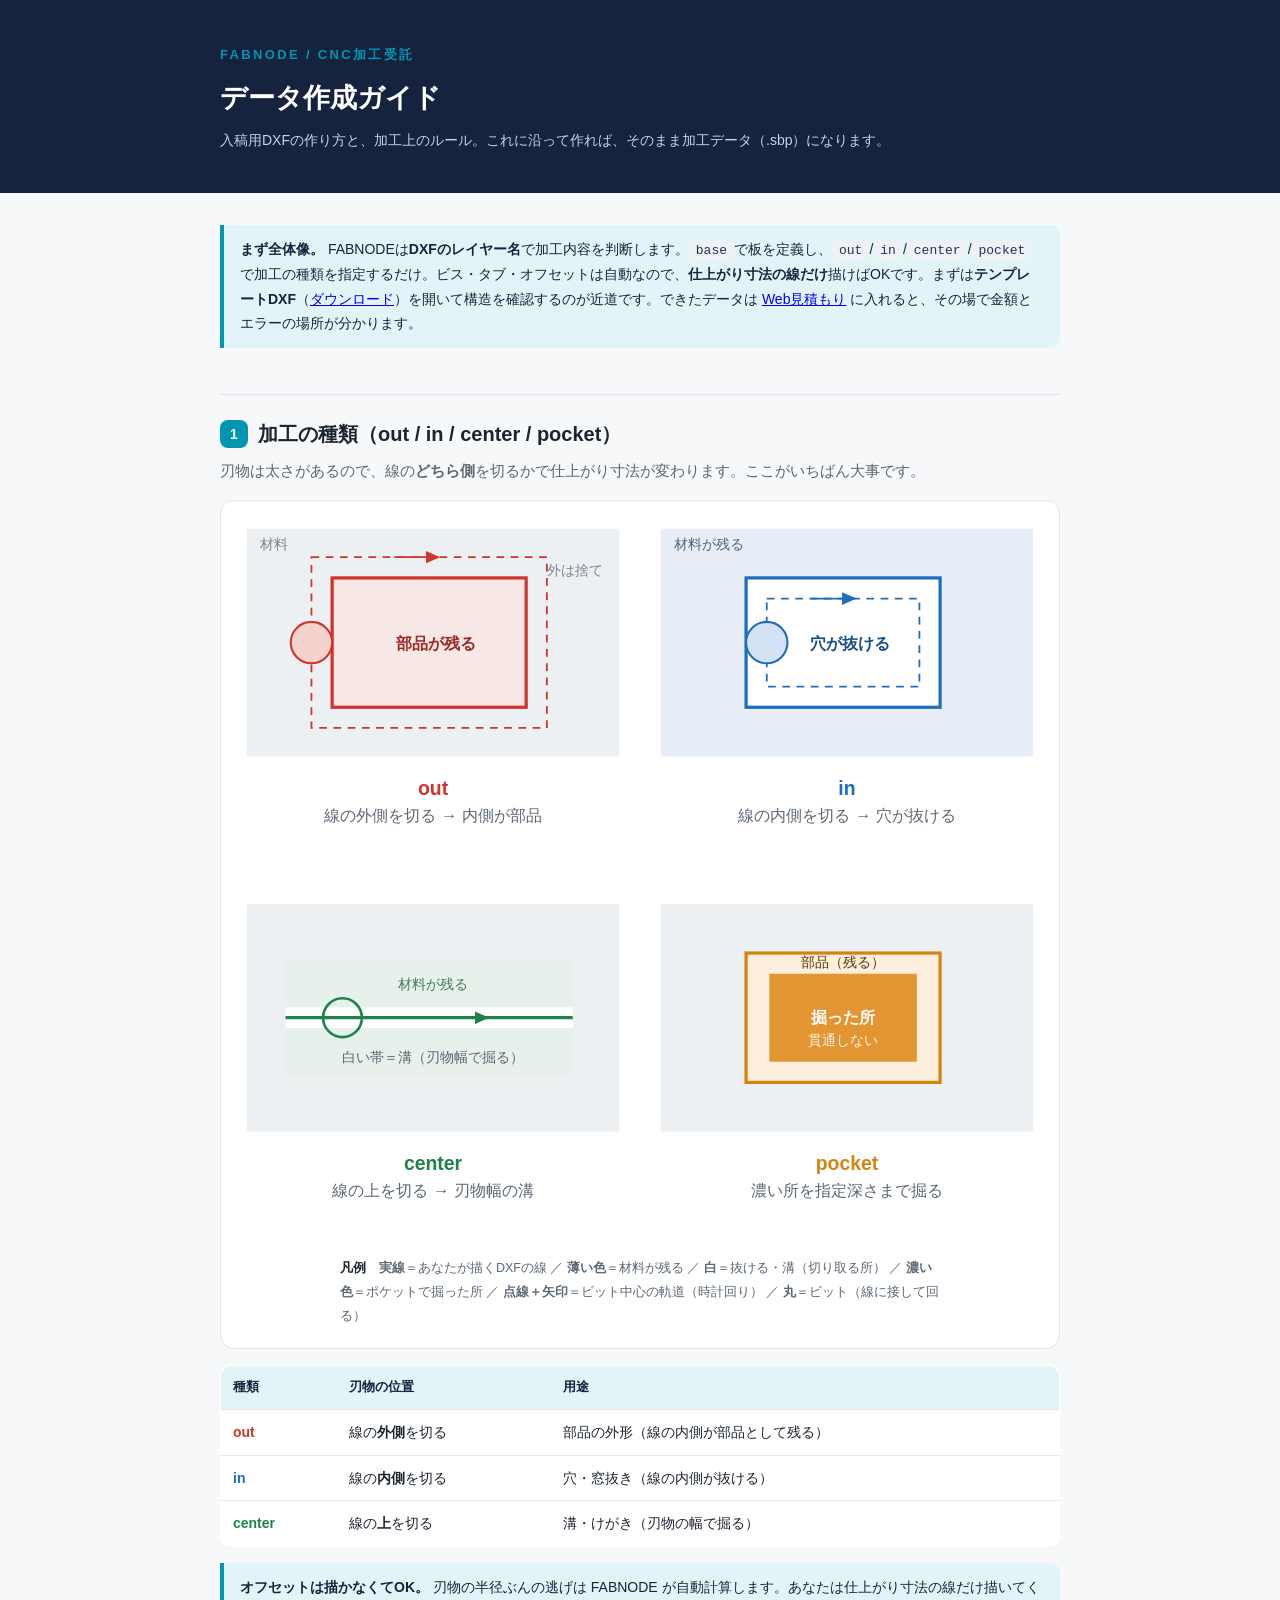
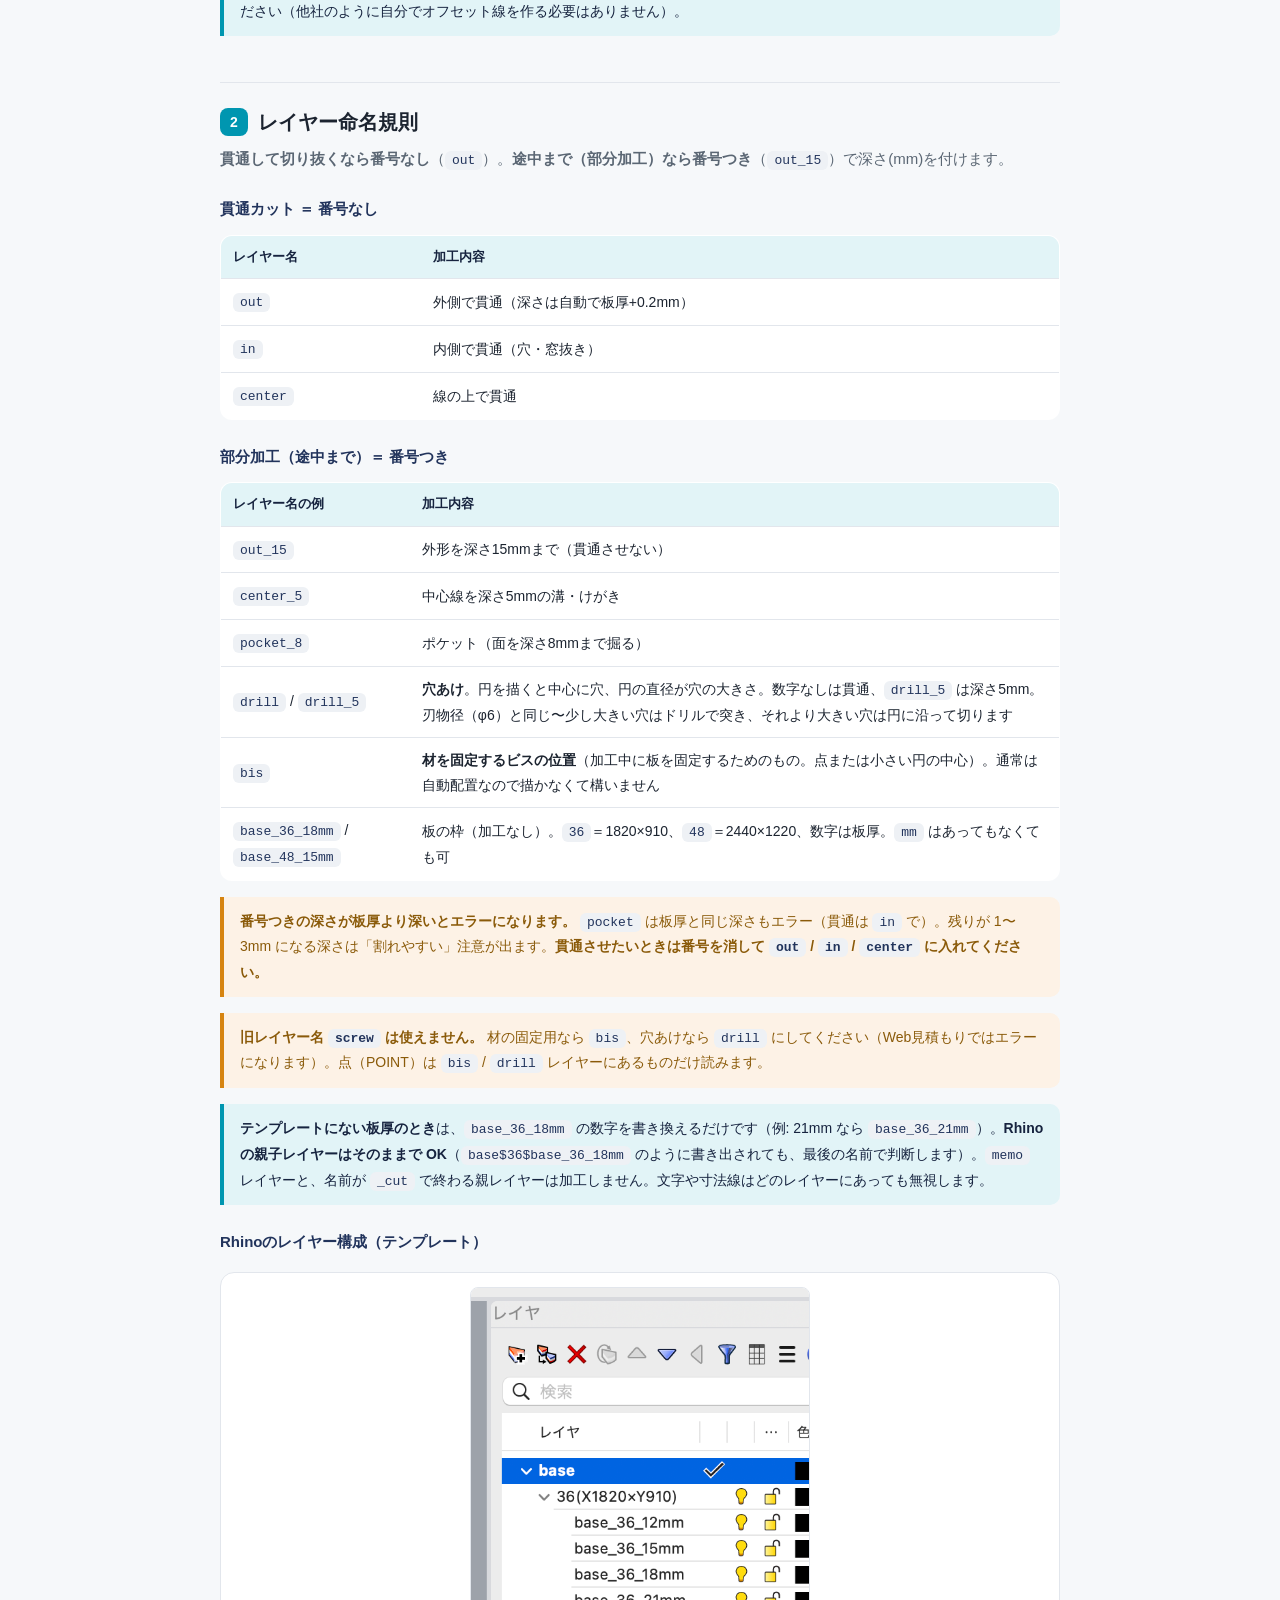
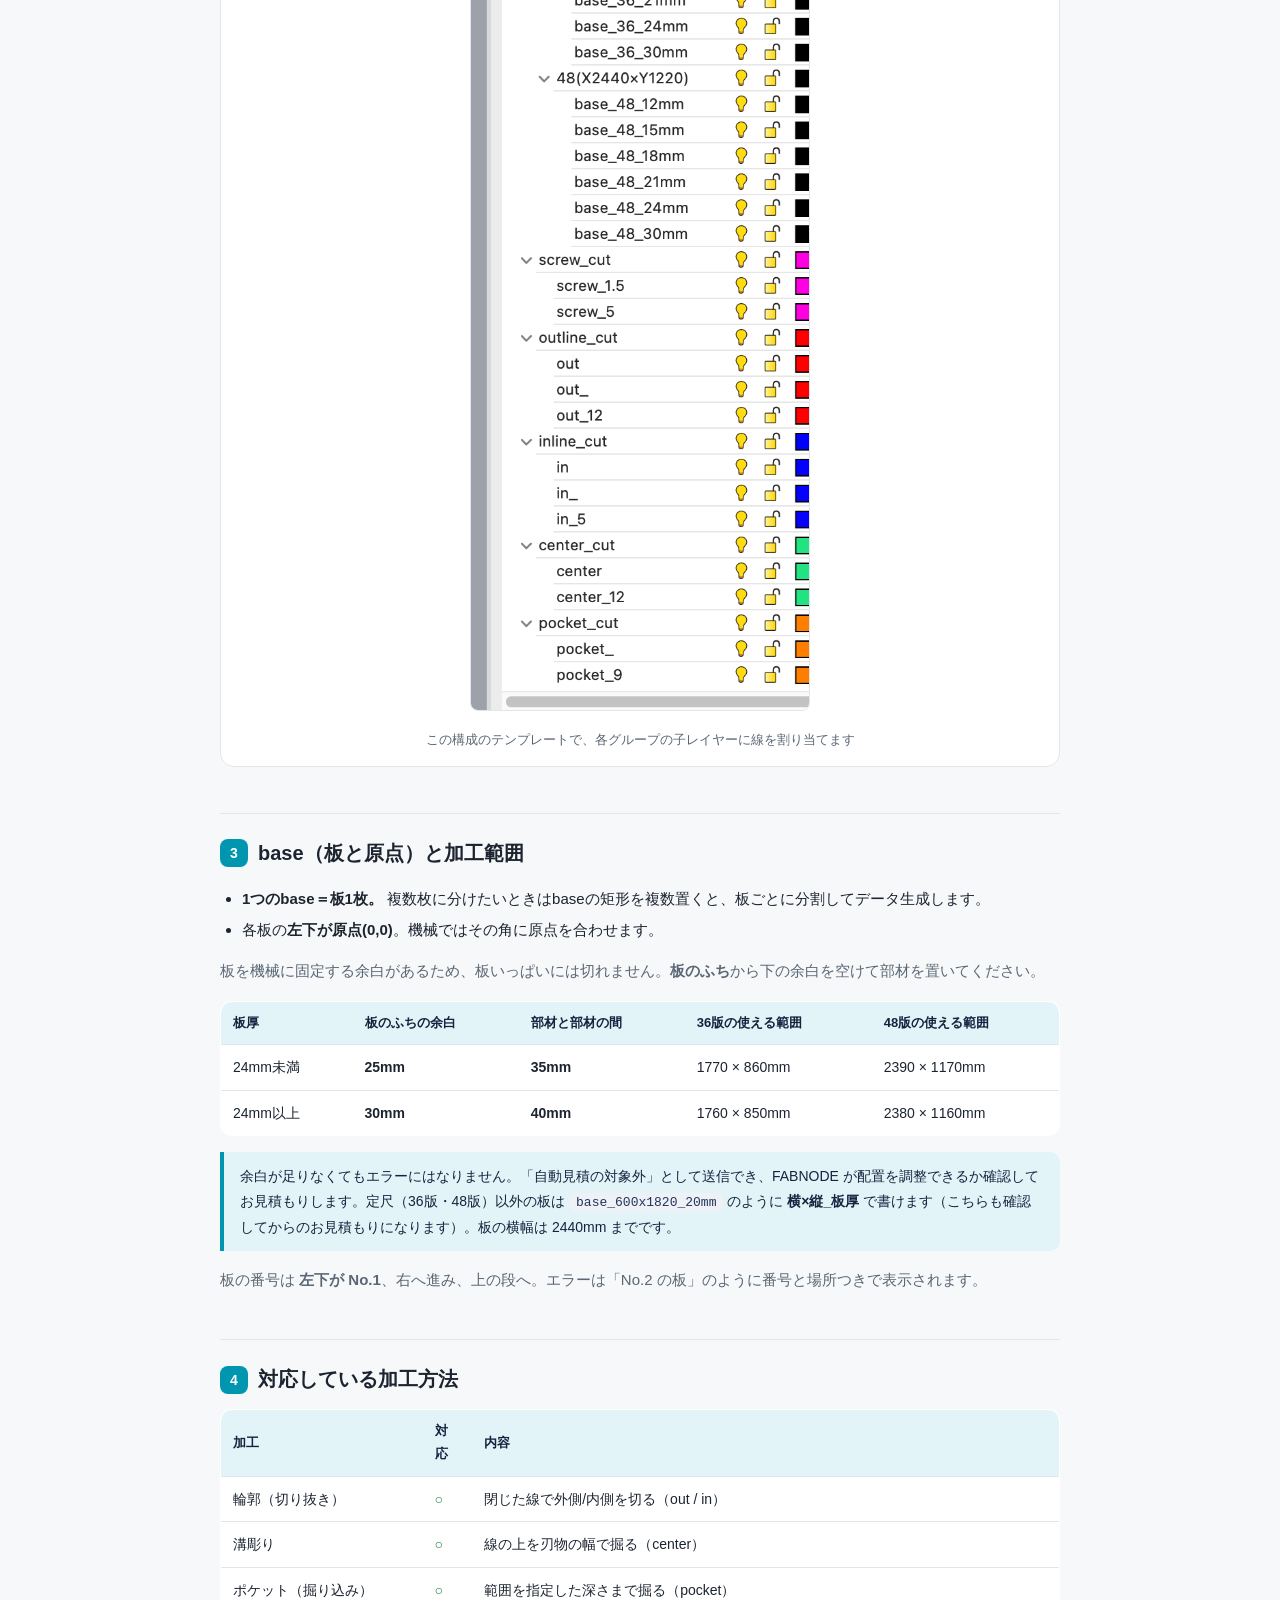
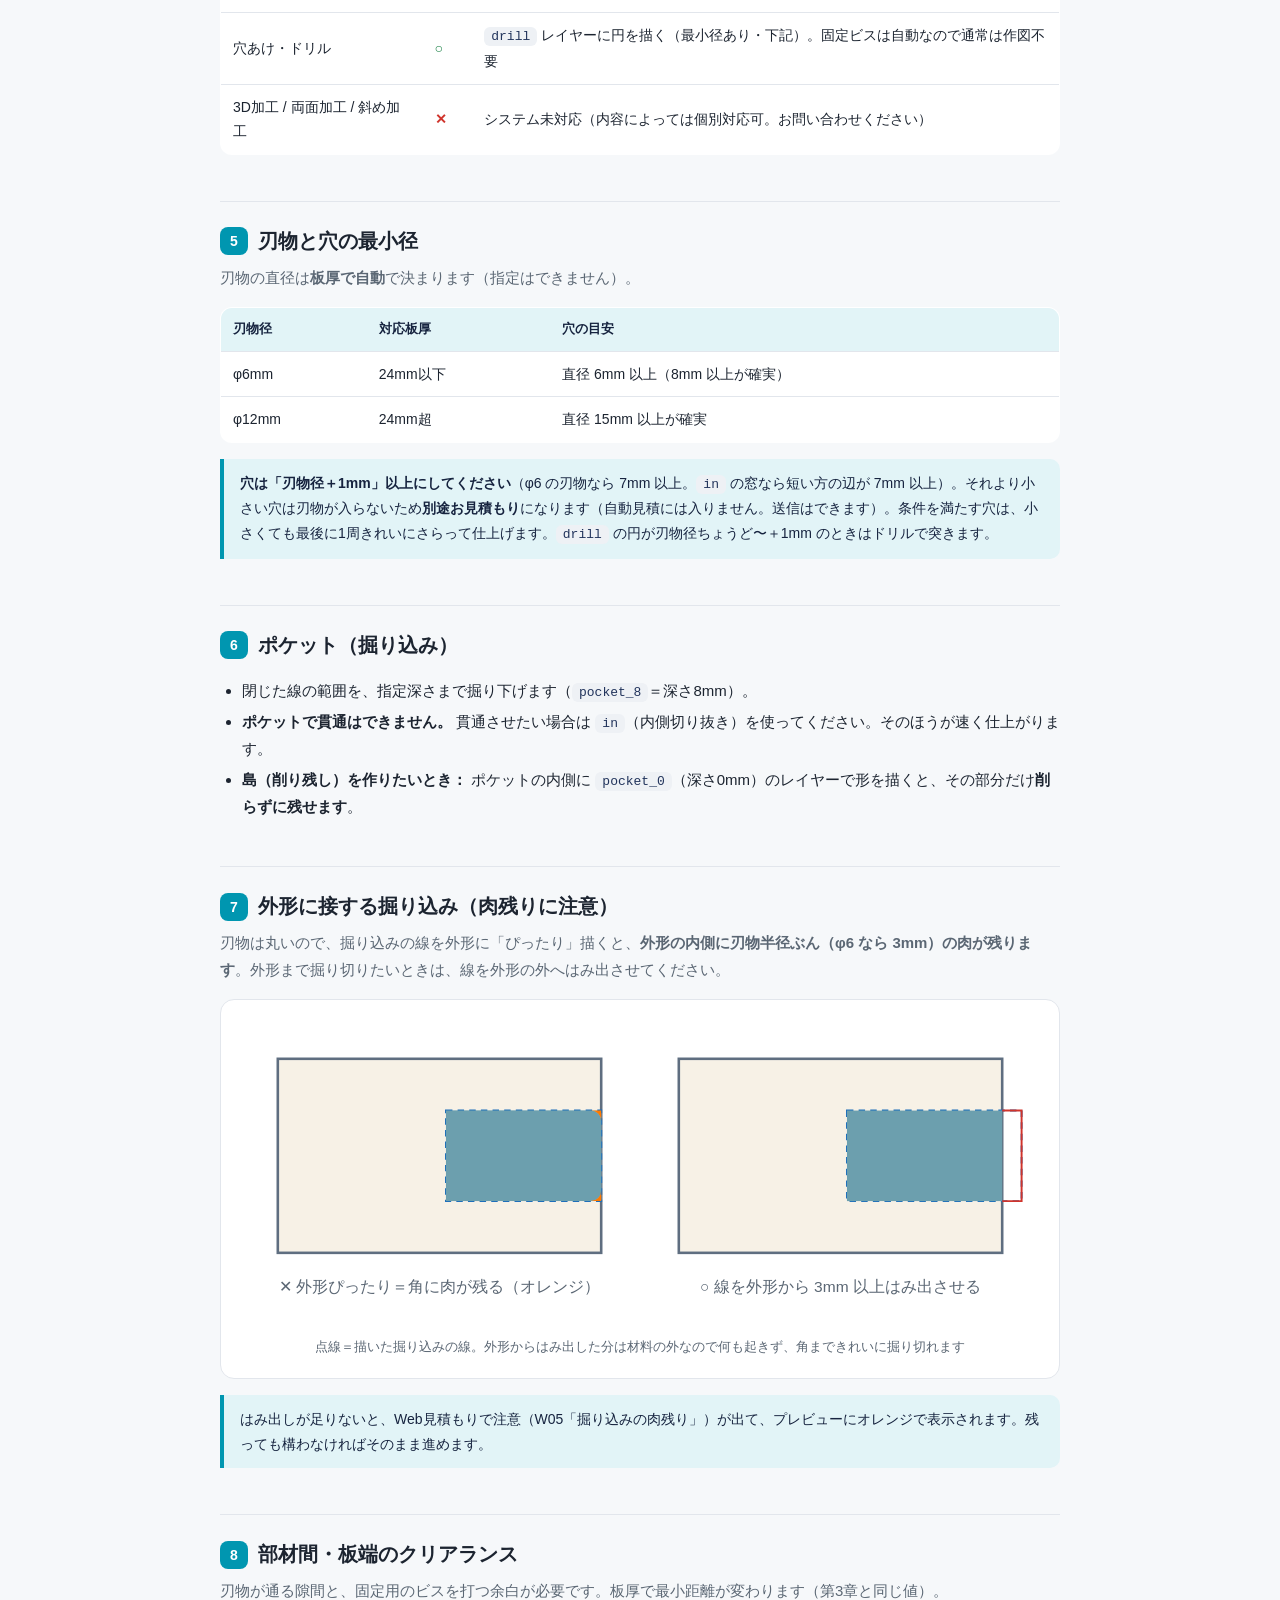
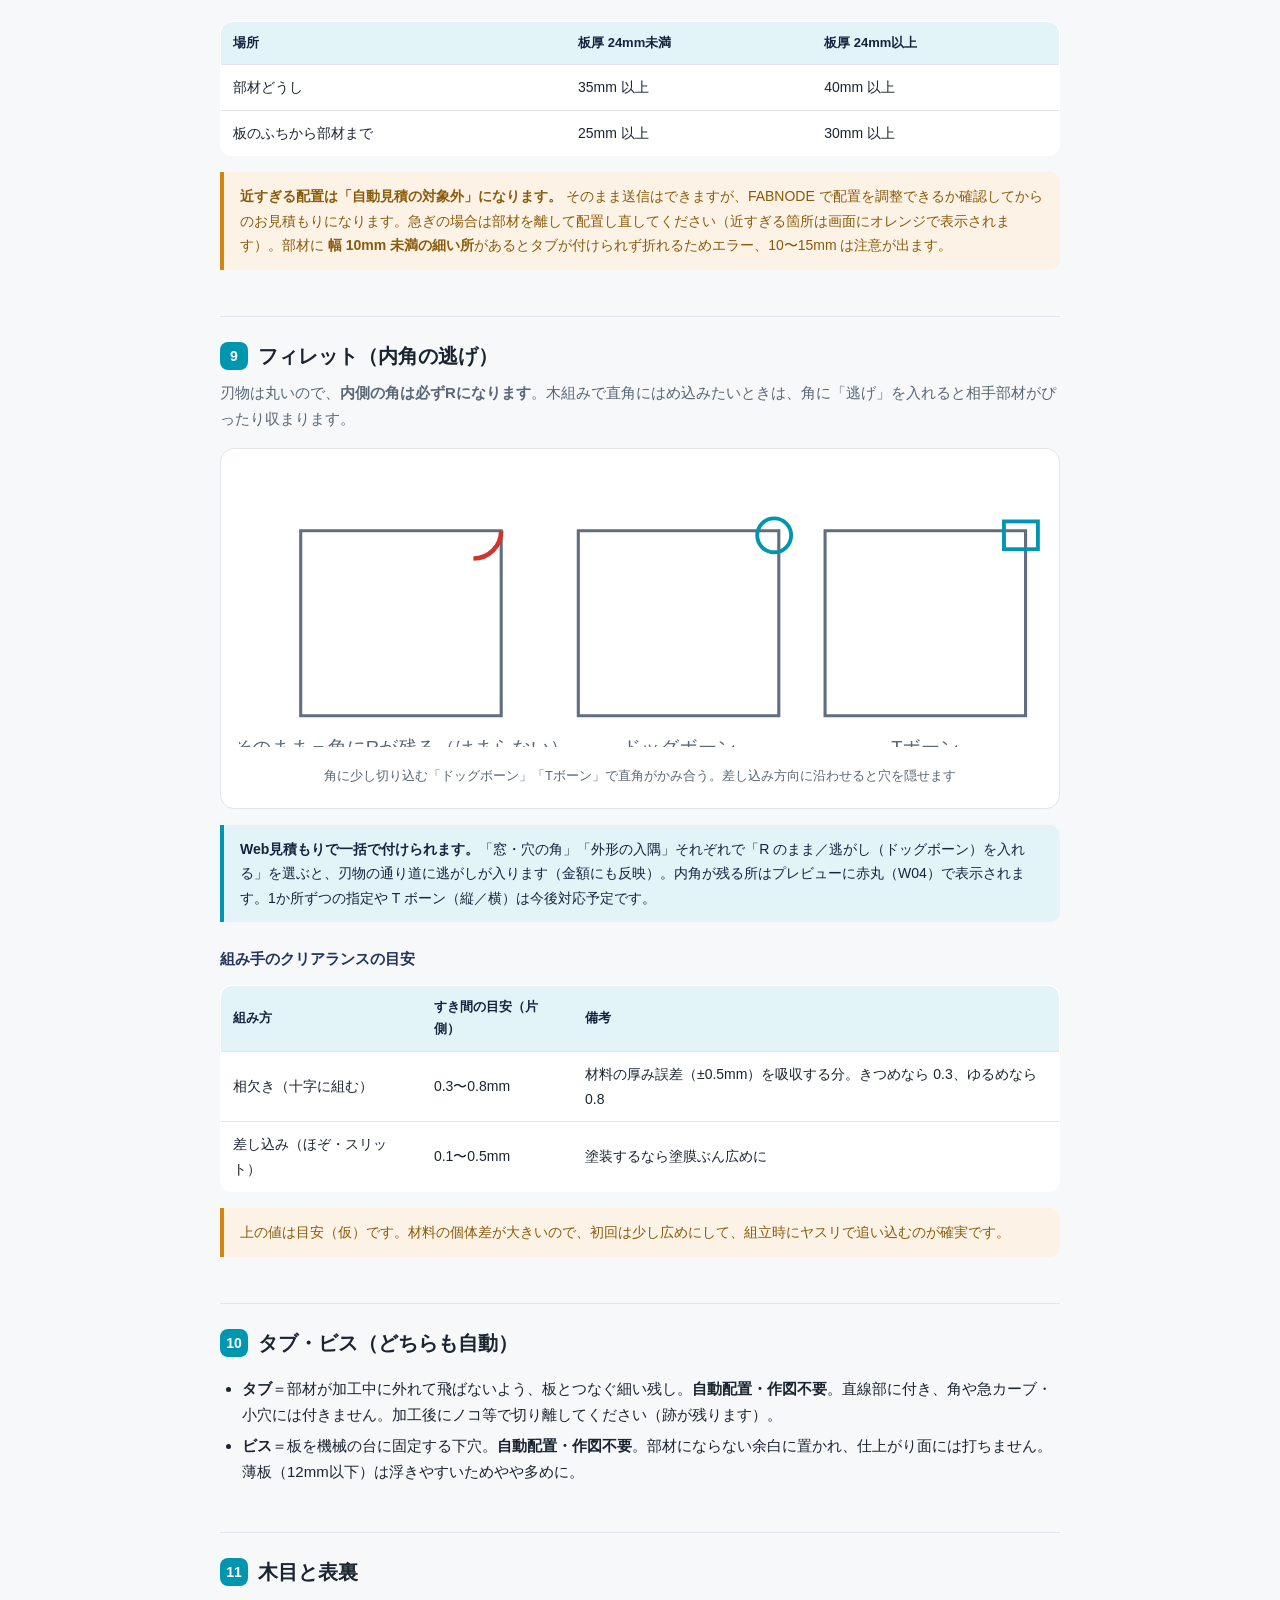
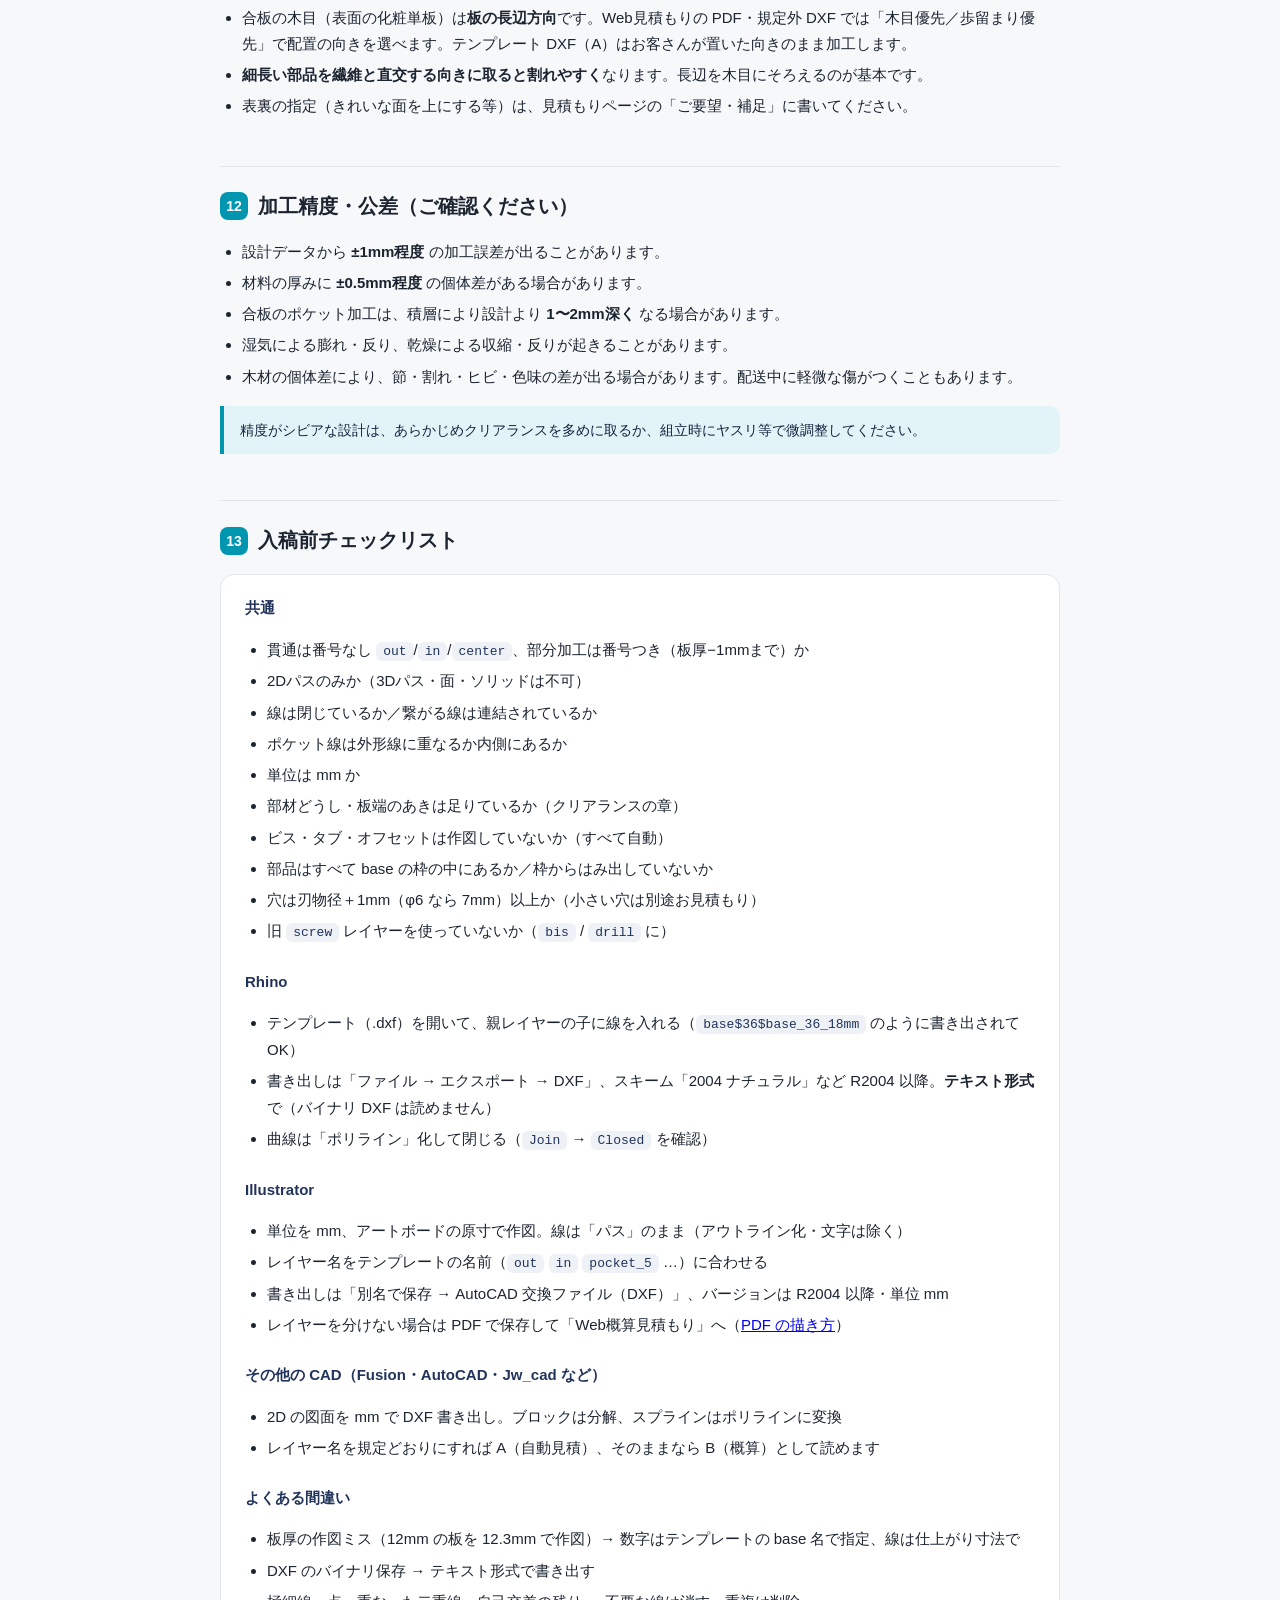
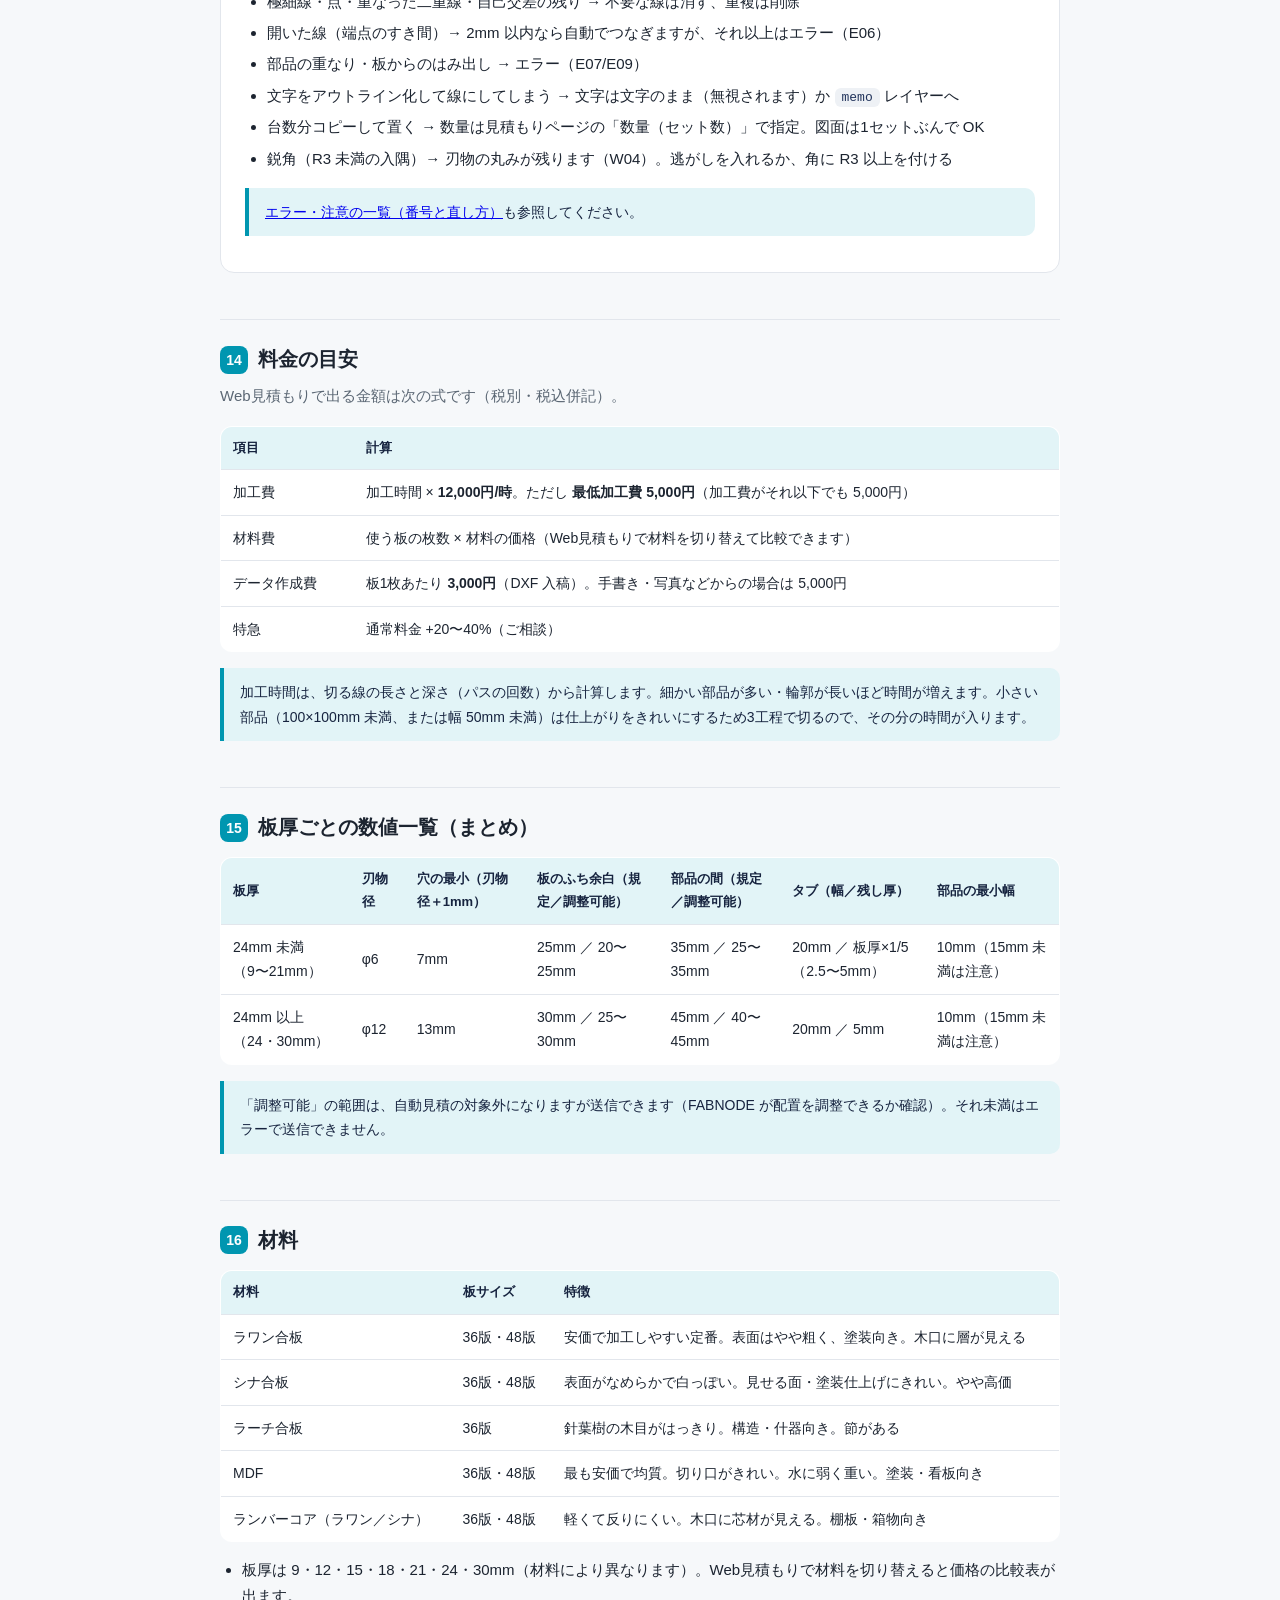
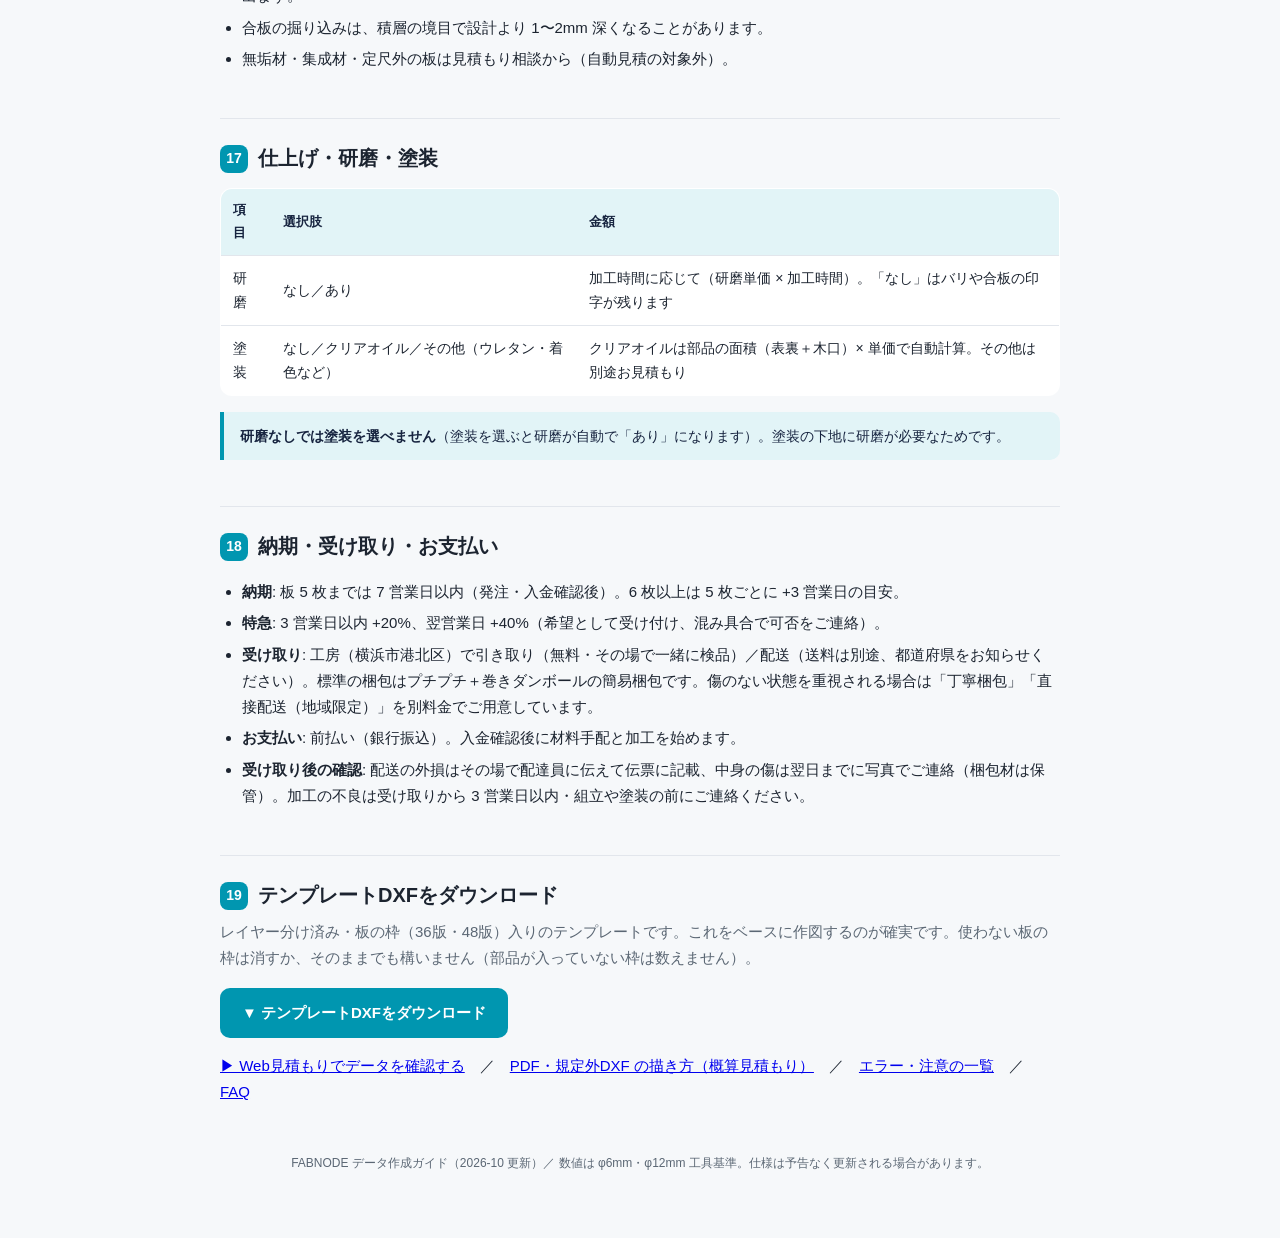
<file: data-guide.html>
<!DOCTYPE html><html lang="ja"><head><meta charset="UTF-8"><meta name="robots" content="noindex"><meta http-equiv="refresh" content="0; url=howto-dxf.html"><title>移動しました</title></head><body><a href="howto-dxf.html">DXF の作り方（howto-dxf.html）へ</a></body></html>
</file>
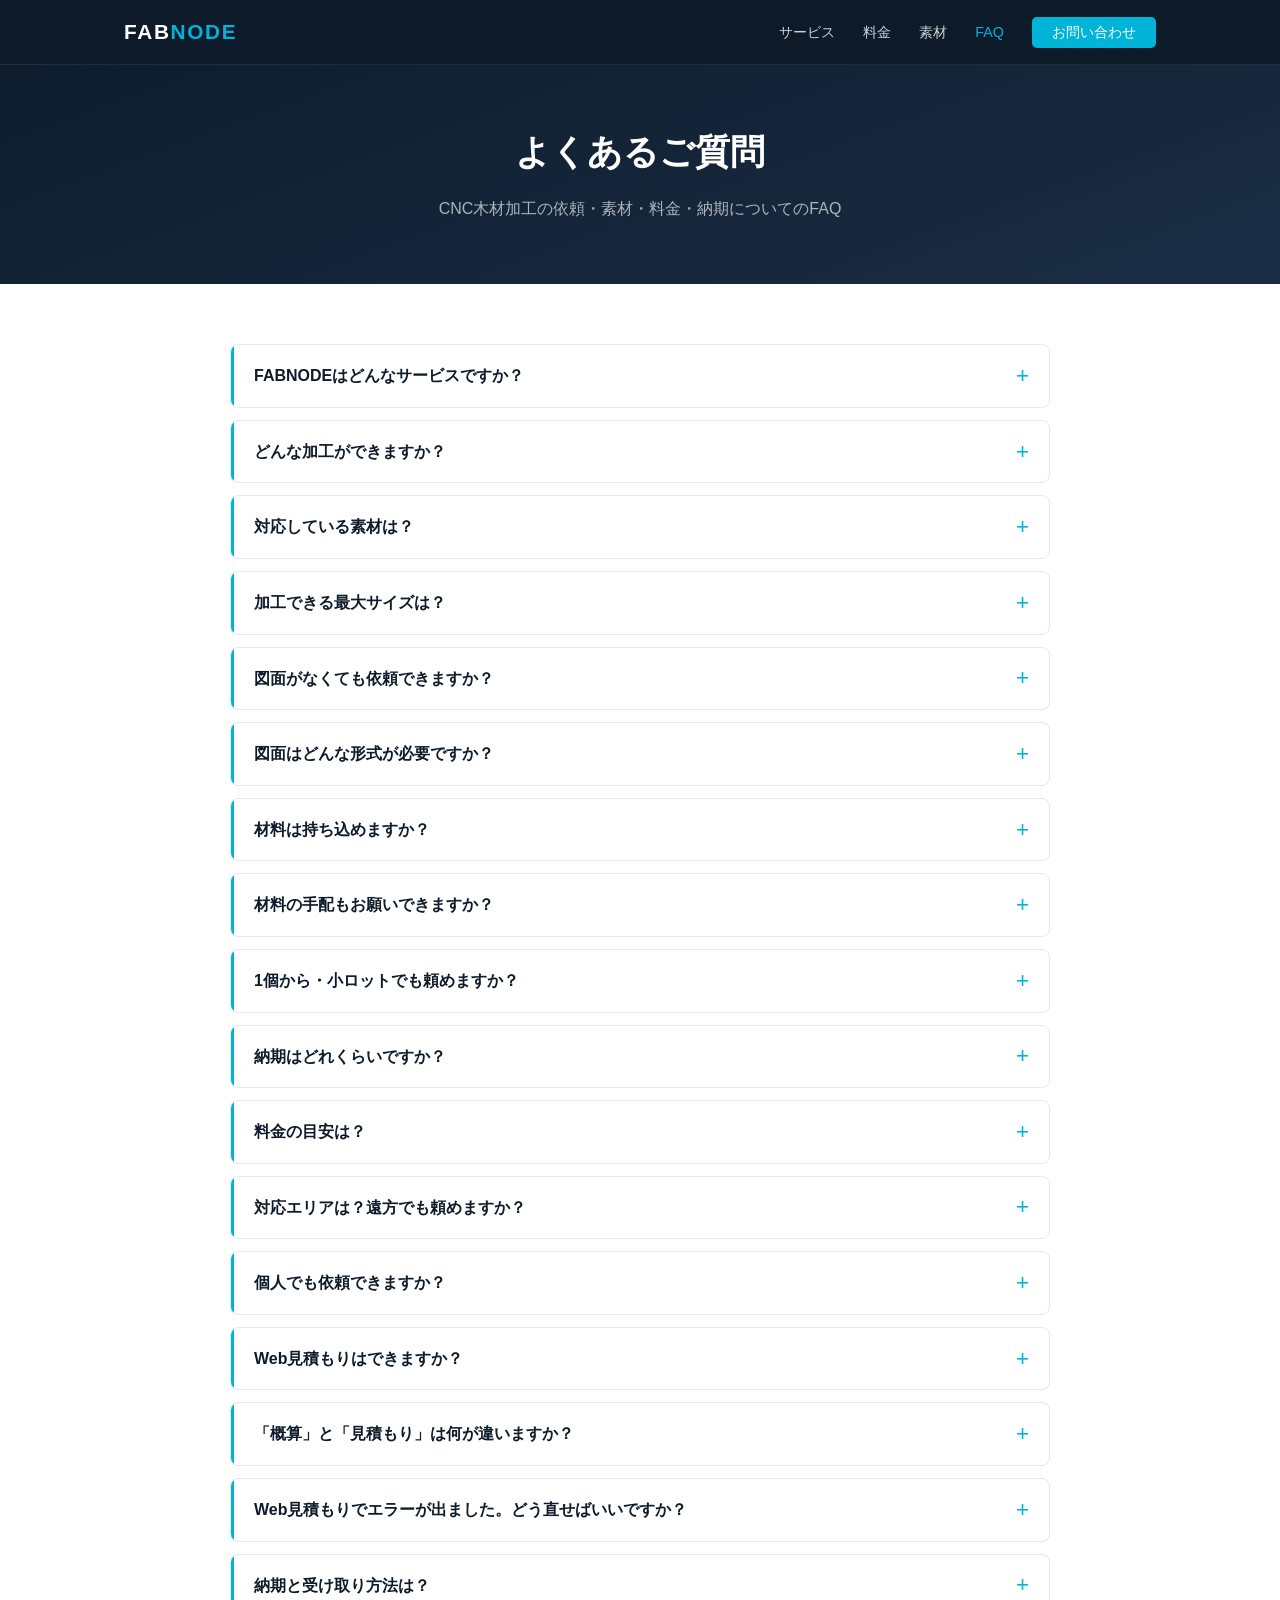
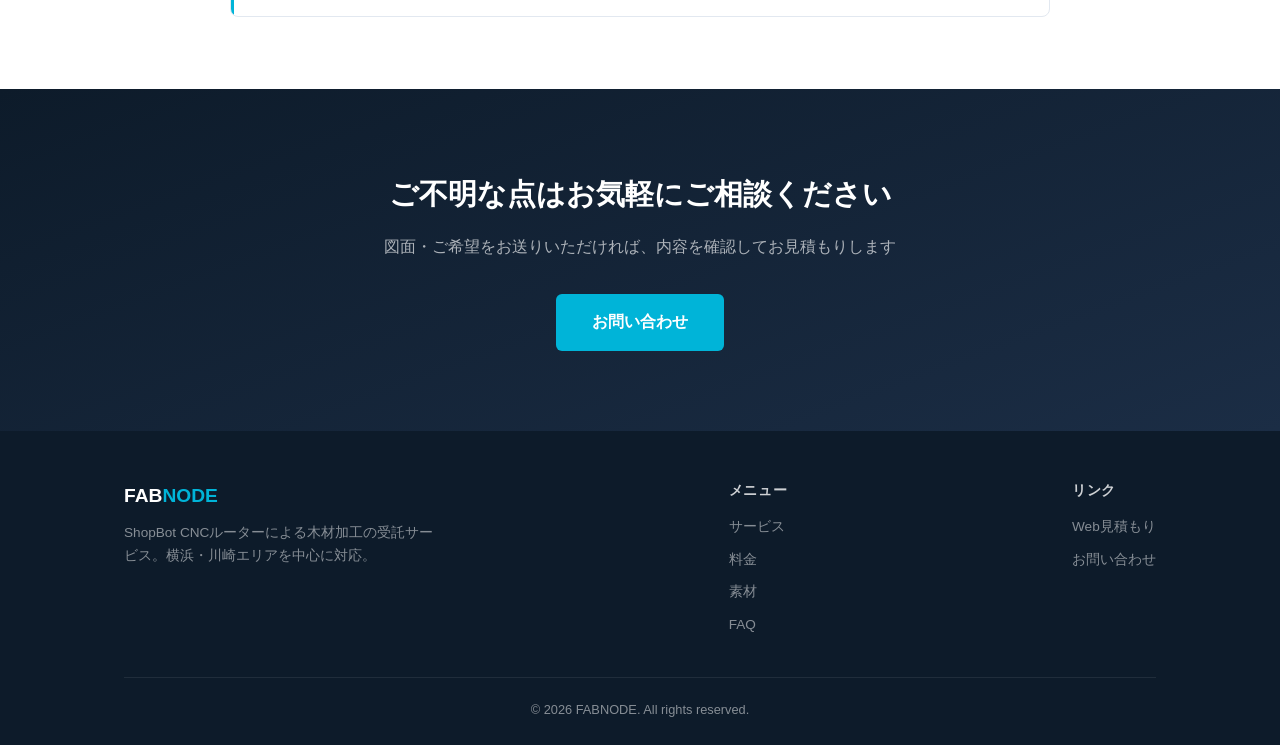
<file: faq.html>
<!DOCTYPE html>
<html lang="ja">
<head>
  <meta charset="UTF-8">
  <meta name="viewport" content="width=device-width, initial-scale=1.0">
  <title>CNC加工 FAQ｜FABNODE（横浜市港北区）</title>
  <meta name="description" content="FABNODEのCNC木材加工に関するよくあるご質問。加工内容・対応素材・最大サイズ・図面形式・料金・納期・対応エリアなどをまとめました。横浜市港北区のShopBot CNC加工受託。">
  <link rel="stylesheet" href="css/style.css">
  <link rel="icon" href="data:image/svg+xml,<svg xmlns='http://www.w3.org/2000/svg' viewBox='0 0 100 100'><text y='.9em' font-size='90'>⚙</text></svg>">
  <!-- FAQ 構造化データ（schema.org FAQPage） -->
  <script type="application/ld+json">
  {
    "@context": "https://schema.org",
    "@type": "FAQPage",
    "mainEntity": [
      {
        "@type": "Question",
        "name": "FABNODEはどんなサービスですか？",
        "acceptedAnswer": {
          "@type": "Answer",
          "text": "横浜市港北区にある、ShopBot大型CNCルーターによる木材加工の受託サービスです。図面（DXF・手書き可）をお送りいただければ、切り出し・彫刻・立体加工などを行い、完成品をお渡し・発送します。木工所・工務店・設計事務所はもちろん、店舗やオフィス、個人のお客様からのご依頼も承ります。"
        }
      },
      {
        "@type": "Question",
        "name": "どんな加工ができますか？",
        "acceptedAnswer": {
          "@type": "Answer",
          "text": "輪郭の切り出し（2Dカット）、ポケット加工、文字・ロゴの彫刻、名栗風テクスチャ、3Dの立体切削などに対応します。看板・什器・家具部材・建具・装飾パーツ・試作品まで幅広く製作できます。"
        }
      },
      {
        "@type": "Question",
        "name": "対応している素材は？",
        "acceptedAnswer": {
          "@type": "Answer",
          "text": "合板（シナ・ラワン・針葉樹）、MDF・カラーMDF、ランバーコア、集成材、無垢材（要相談）に対応します。その他の素材もご相談ください。"
        }
      },
      {
        "@type": "Question",
        "name": "加工できる最大サイズは？",
        "acceptedAnswer": {
          "@type": "Answer",
          "text": "最大 2440×1220mm（厚みは最大120mm程度）まで対応します。36板はもちろん、48板の合板まで1枚をまるごと加工できます。"
        }
      },
      {
        "@type": "Question",
        "name": "図面がなくても依頼できますか？",
        "acceptedAnswer": {
          "@type": "Answer",
          "text": "はい。手書きのスケッチや写真、「こんなものを作りたい」というご相談段階からでも承ります。必要に応じてこちらで加工用データを作成します（データ作成費）。"
        }
      },
      {
        "@type": "Question",
        "name": "図面はどんな形式が必要ですか？",
        "acceptedAnswer": {
          "@type": "Answer",
          "text": "DXF形式が最もスムーズでデータ制作費も安価です。PDF・画像・手書きでもこちらでカットデータ作成できます（データ作成費 3,000円〜）。"
        }
      },
      {
        "@type": "Question",
        "name": "材料は持ち込めますか？",
        "acceptedAnswer": {
          "@type": "Answer",
          "text": "材料の持ち込みも可能です。ただし材料の手配もまとめてお任せいただくと、受け渡しがスムーズです。持ち込み材は別途手数料、端材廃棄費用がかかります。"
        }
      },
      {
        "@type": "Question",
        "name": "材料の手配もお願いできますか？",
        "acceptedAnswer": {
          "@type": "Answer",
          "text": "はい。合板・MDF・集成材などの材料手配から、加工・仕上げまで一括で承ります。"
        }
      },
      {
        "@type": "Question",
        "name": "1個から・小ロットでも頼めますか？",
        "acceptedAnswer": {
          "@type": "Answer",
          "text": "はい。1点・小ロット・試作品から承ります。少量やサンプルのご相談も歓迎です。"
        }
      },
      {
        "@type": "Question",
        "name": "納期はどれくらいですか？",
        "acceptedAnswer": {
          "@type": "Answer",
          "text": "通常1週間ほどが目安です。お急ぎの場合は特急対応もご相談ください。"
        }
      },
      {
        "@type": "Question",
        "name": "料金の目安は？",
        "acceptedAnswer": {
          "@type": "Answer",
          "text": "加工費は 12,000円／時〜、データ作成費 3,000円〜、材料費は別途（手配可）。お支払いは前払い（加工開始前のお振込）です。また配送の際には梱包費と送料が別途必要です。正確な金額は図面を拝見してお見積もりします。"
        }
      },
      {
        "@type": "Question",
        "name": "対応エリアは？遠方でも頼めますか？",
        "acceptedAnswer": {
          "@type": "Answer",
          "text": "完成品のお引き取りはエリアを問わず承ります。横浜・川崎など近隣へはお届けにも伺えます。遠方のお客様へは発送で全国対応します。"
        }
      },
      {
        "@type": "Question",
        "name": "個人でも依頼できますか？",
        "acceptedAnswer": {
          "@type": "Answer",
          "text": "個人のものづくり・DIY・研究用途などのご依頼も歓迎します。専門知識がなくても、用途やイメージを教えていただければご提案します。"
        }
      },
      {
        "@type": "Question",
        "name": "Web見積もりはできますか？",
        "acceptedAnswer": {
          "@type": "Answer",
          "text": "はい。Web見積もりに図面データを入れると、その場で金額が出ます。テンプレート形式のDXFなら自動見積もり、PDFやレイヤー分けのないDXFなら概算見積もりです。金額を見るだけなら連絡先の入力は不要です。"
        }
      },
      {
        "@type": "Question",
        "name": "「概算」と「見積もり」は何が違いますか？",
        "acceptedAnswer": {
          "@type": "Answer",
          "text": "テンプレート形式のDXFは加工の内容がすべて決まるので「見積もり」、PDFや規定外のDXFはこちらで部品を読み取って自動で並べた結果なので「概算」です。どちらも送信後にFABNODEが確認し、正式な見積書をお送りします。"
        }
      },
      {
        "@type": "Question",
        "name": "Web見積もりでエラーが出ました。どう直せばいいですか？",
        "acceptedAnswer": {
          "@type": "Answer",
          "text": "エラーには番号が付いていて、押すと図面の該当箇所が光ります。番号ごとの意味と直し方は「エラー・注意の一覧」ページにまとめています。直すのが難しい場合は「直しをFABNODEに任せる」で送信していただければ、こちらで調整します。"
        }
      },
      {
        "@type": "Question",
        "name": "納期と受け取り方法は？",
        "acceptedAnswer": {
          "@type": "Answer",
          "text": "板5枚までは発注・入金確認後7営業日以内が目安です。特急は希望として受け付け、混み具合で可否をご連絡します。受け取りは工房での引き取り、または配送（送料別途・標準は簡易梱包、丁寧梱包や直接配送は別料金）です。"
        }
      }
    ]
  }
  </script>
  <!-- Google Analytics (GA4) -->
  <script async src="https://www.googletagmanager.com/gtag/js?id=G-3MPX3DD8X1"></script>
  <script>
    window.dataLayer = window.dataLayer || [];
    function gtag(){dataLayer.push(arguments);}
    gtag('js', new Date());
    gtag('config', 'G-3MPX3DD8X1');
  </script>
</head>
<body>

  <!-- Header -->
  <header class="header">
    <div class="container">
      <a href="/" class="logo">FAB<span>NODE</span></a>
      <nav>
        <ul class="nav-links" id="navLinks">
          <li><a href="index.html#service">サービス</a></li>
          <li><a href="index.html#pricing">料金</a></li>
          <li><a href="index.html#materials">素材</a></li>
          <li><a href="faq.html" style="color:#00B4D8;">FAQ</a></li>
          <li><a href="contact.html" class="nav-cta">お問い合わせ</a></li>
        </ul>
      </nav>
      <button class="nav-toggle" id="navToggle" aria-label="メニュー">
        <span></span><span></span><span></span>
      </button>
    </div>
  </header>

  <!-- Page Hero -->
  <section class="page-hero">
    <div class="container">
      <h1>よくあるご質問</h1>
      <p>CNC木材加工の依頼・素材・料金・納期についてのFAQ</p>
    </div>
  </section>

  <!-- FAQ -->
  <section class="content-section">
    <div class="container">
      <div class="faq-list">

        <div class="faq-item">
          <button class="faq-q">FABNODEはどんなサービスですか？</button>
          <div class="faq-a"><p>横浜市港北区にある、ShopBot大型CNCルーターによる木材加工の受託サービスです。図面（DXF・手書き可）をお送りいただければ、切り出し・彫刻・立体加工などを行い、完成品をお渡し・発送します。木工所・工務店・設計事務所はもちろん、店舗やオフィス、個人のお客様からのご依頼も承ります。</p></div>
        </div>

        <div class="faq-item">
          <button class="faq-q">どんな加工ができますか？</button>
          <div class="faq-a"><p>輪郭の切り出し（2Dカット）、ポケット加工、文字・ロゴの彫刻、名栗風テクスチャ、3Dの立体切削などに対応します。看板・什器・家具部材・建具・装飾パーツ・試作品まで幅広く製作できます。</p></div>
        </div>

        <div class="faq-item">
          <button class="faq-q">対応している素材は？</button>
          <div class="faq-a"><p>合板（シナ・ラワン・針葉樹）、MDF・カラーMDF、ランバーコア、集成材、無垢材（要相談）に対応します。その他の素材もご相談ください。</p></div>
        </div>

        <div class="faq-item">
          <button class="faq-q">加工できる最大サイズは？</button>
          <div class="faq-a"><p>最大 2440×1220mm（厚みは最大120mm程度）まで対応します。36板はもちろん、48板の合板まで1枚をまるごと加工できます。</p></div>
        </div>

        <div class="faq-item">
          <button class="faq-q">図面がなくても依頼できますか？</button>
          <div class="faq-a"><p>はい。手書きのスケッチや写真、「こんなものを作りたい」というご相談段階からでも承ります。必要に応じてこちらで加工用データを作成します（データ作成費）。</p></div>
        </div>

        <div class="faq-item">
          <button class="faq-q">図面はどんな形式が必要ですか？</button>
          <div class="faq-a"><p>DXF形式が最もスムーズでデータ制作費も安価です。PDF・画像・手書きでもこちらでカットデータ作成できます（データ作成費 3,000円〜）。</p></div>
        </div>

        <div class="faq-item">
          <button class="faq-q">材料は持ち込めますか？</button>
          <div class="faq-a"><p>材料の持ち込みも可能です。ただし材料の手配もまとめてお任せいただくと、受け渡しがスムーズです。持ち込み材は別途手数料、端材廃棄費用がかかります。</p></div>
        </div>

        <div class="faq-item">
          <button class="faq-q">材料の手配もお願いできますか？</button>
          <div class="faq-a"><p>はい。合板・MDF・集成材などの材料手配から、加工・仕上げまで一括で承ります。</p></div>
        </div>

        <div class="faq-item">
          <button class="faq-q">1個から・小ロットでも頼めますか？</button>
          <div class="faq-a"><p>はい。1点・小ロット・試作品から承ります。少量やサンプルのご相談も歓迎です。</p></div>
        </div>

        <div class="faq-item">
          <button class="faq-q">納期はどれくらいですか？</button>
          <div class="faq-a"><p>通常1週間ほどが目安です。お急ぎの場合は特急対応もご相談ください。</p></div>
        </div>

        <div class="faq-item">
          <button class="faq-q">料金の目安は？</button>
          <div class="faq-a"><p>加工費は 12,000円／時〜、データ作成費 3,000円〜、材料費は別途（手配可）。お支払いは前払い（加工開始前のお振込）です。また配送の際には梱包費と送料が別途必要です。正確な金額は図面を拝見してお見積もりします。</p></div>
        </div>

        <div class="faq-item">
          <button class="faq-q">対応エリアは？遠方でも頼めますか？</button>
          <div class="faq-a"><p>完成品のお引き取りはエリアを問わず承ります。横浜・川崎など近隣へはお届けにも伺えます。遠方のお客様へは発送で全国対応します。</p></div>
        </div>

        <div class="faq-item">
          <button class="faq-q">個人でも依頼できますか？</button>
          <div class="faq-a"><p>個人のものづくり・DIY・研究用途などのご依頼も歓迎します。専門知識がなくても、用途やイメージを教えていただければご提案します。</p></div>
        </div>

        <div class="faq-item">
          <button class="faq-q">Web見積もりはできますか？</button>
          <div class="faq-a"><p>はい。<a href="estimate.html">Web見積もり</a>に図面データを入れると、その場で金額が出ます。テンプレート形式のDXFなら自動見積もり、PDFやレイヤー分けのないDXFなら概算見積もりです。金額を見るだけなら連絡先の入力は不要です。</p></div>
        </div>

        <div class="faq-item">
          <button class="faq-q">「概算」と「見積もり」は何が違いますか？</button>
          <div class="faq-a"><p>テンプレート形式のDXF（A）は、加工の内容がすべて決まるので「見積もり」として扱います。PDFや規定外のDXF（B）は、こちらで部品を読み取って板に自動で並べた結果なので「概算」です。どちらも送信後にFABNODEが内容を確認し、正式な見積書をお送りします。</p></div>
        </div>

        <div class="faq-item">
          <button class="faq-q">Web見積もりでエラーが出ました。どう直せばいいですか？</button>
          <div class="faq-a"><p>エラーには番号（E01、W04 など）が付いていて、押すと図面の該当箇所が光ります。番号ごとの意味と直し方は<a href="errors.html">エラー・注意の一覧</a>にまとめています。データの作り方は<a href="howto-dxf.html">DXFの作り方</a>・<a href="howto-pdf.html">PDFの描き方</a>をご覧ください。直すのが難しい場合は「直しをFABNODEに任せる」で送信していただければ、こちらで調整します。</p></div>
        </div>

        <div class="faq-item">
          <button class="faq-q">納期と受け取り方法は？</button>
          <div class="faq-a"><p>板5枚までは発注・入金確認後7営業日以内が目安です（6枚以上は5枚ごとに+3営業日）。特急（3営業日以内 +20%、翌営業日 +40%）は希望として受け付け、混み具合で可否をご連絡します。受け取りは工房（横浜市港北区）での引き取り、または配送（送料別途）です。配送の標準梱包はプチプチ＋巻きダンボールの簡易梱包で、傷を避けたい場合は丁寧梱包・直接配送（別料金）をお選びいただけます。</p></div>
        </div>

      </div>
    </div>
  </section>

  <!-- CTA -->
  <section class="cta-section">
    <div class="container">
      <h2>ご不明な点はお気軽にご相談ください</h2>
      <p>図面・ご希望をお送りいただければ、内容を確認してお見積もりします</p>
      <div class="cta-buttons">
        <a href="contact.html" class="btn btn-primary">お問い合わせ</a>
      </div>
    </div>
  </section>

  <!-- Footer -->
  <footer class="footer">
    <div class="container">
      <div class="footer-content">
        <div>
          <div class="footer-brand">FAB<span>NODE</span></div>
          <p class="footer-desc">ShopBot CNCルーターによる木材加工の受託サービス。横浜・川崎エリアを中心に対応。</p>
        </div>
        <div class="footer-links">
          <h4>メニュー</h4>
          <a href="index.html#service">サービス</a>
          <a href="index.html#pricing">料金</a>
          <a href="index.html#materials">素材</a>
          <a href="faq.html">FAQ</a>
        </div>
        <div class="footer-links">
          <h4>リンク</h4>
          <a href="estimate.html">Web見積もり</a>
          <a href="contact.html">お問い合わせ</a>
        </div>
      </div>
      <div class="footer-bottom">
        &copy; 2026 FABNODE. All rights reserved.
      </div>
    </div>
  </footer>

  <script>
    // Mobile nav toggle
    const toggle = document.getElementById('navToggle');
    const links = document.getElementById('navLinks');
    toggle.addEventListener('click', () => links.classList.toggle('active'));
    links.querySelectorAll('a').forEach(a => a.addEventListener('click', () => links.classList.remove('active')));
    window.addEventListener('scroll', () => {
      document.querySelector('.header').style.boxShadow = window.scrollY > 10 ? '0 2px 20px rgba(0,0,0,0.15)' : 'none';
    });

    // FAQ accordion
    document.querySelectorAll('.faq-q').forEach(q => {
      q.addEventListener('click', () => {
        q.parentElement.classList.toggle('open');
      });
    });
  </script>

</body>
</html>
</file>
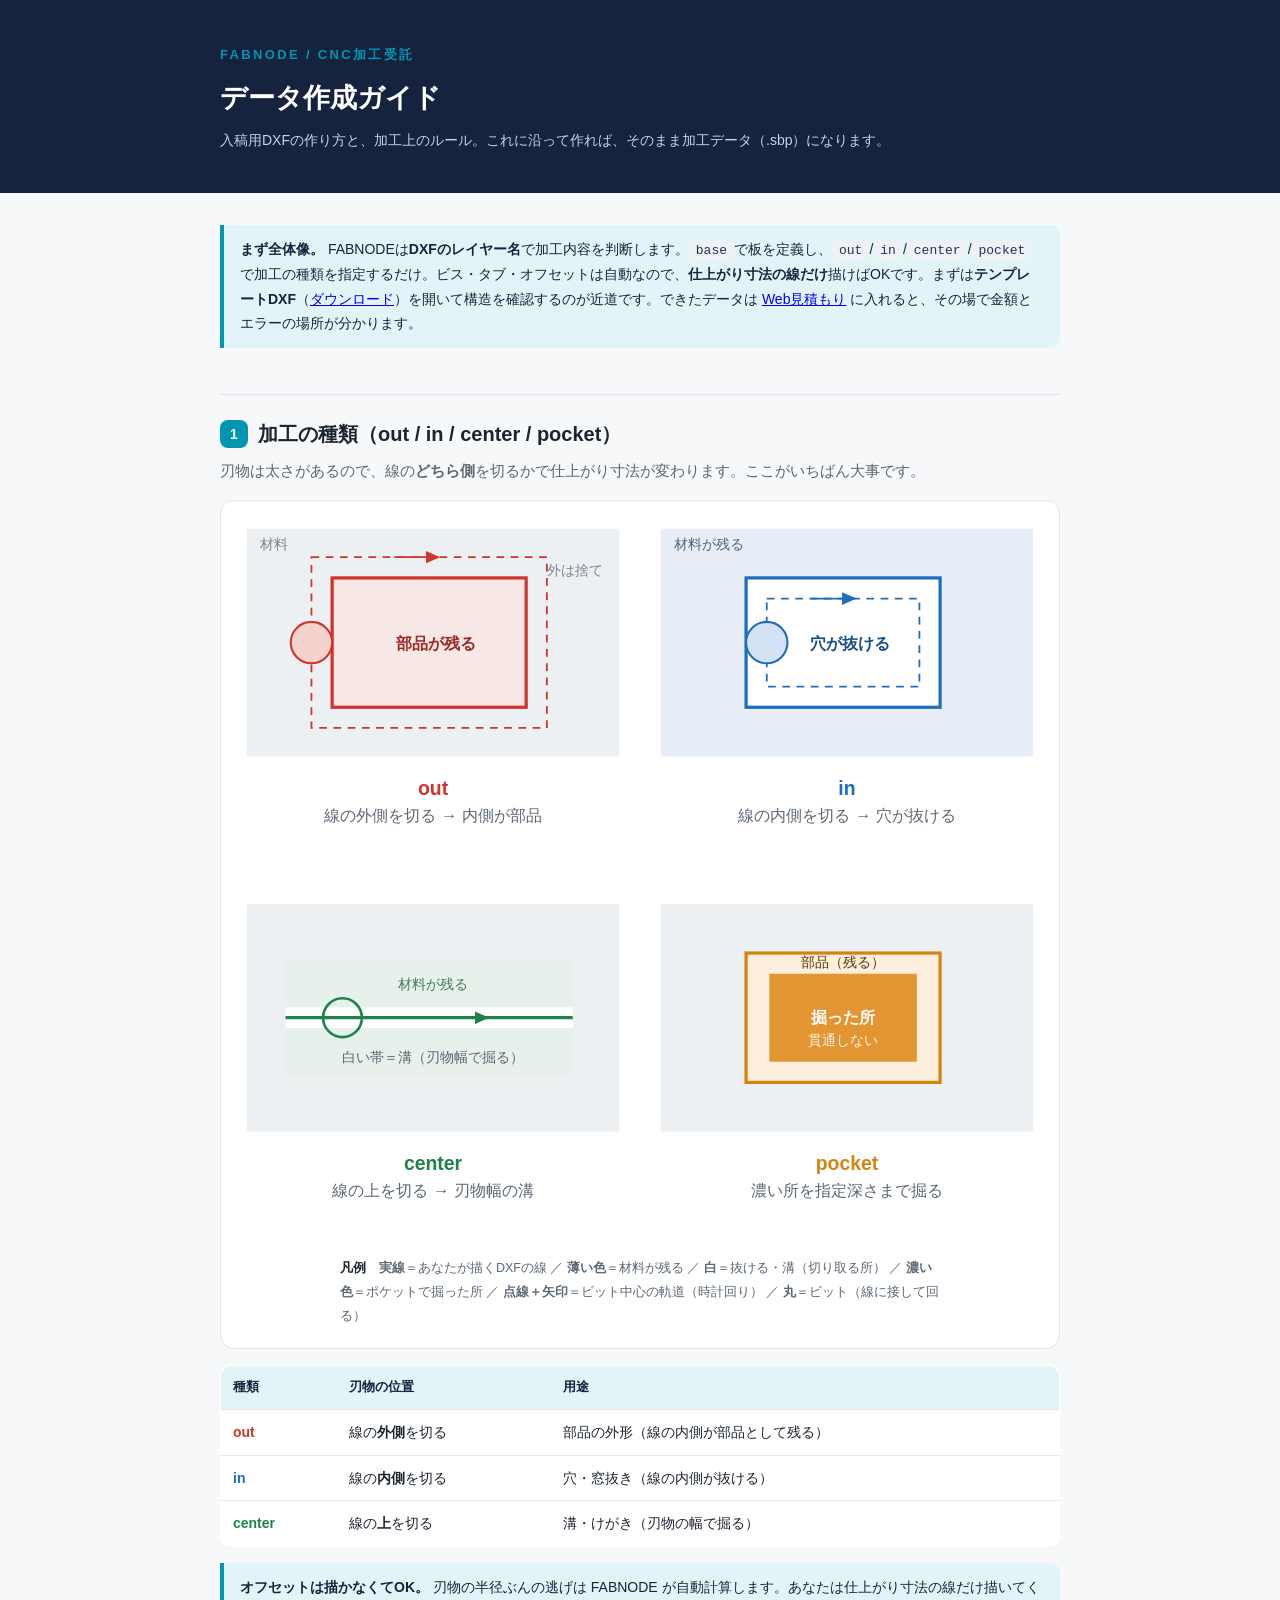
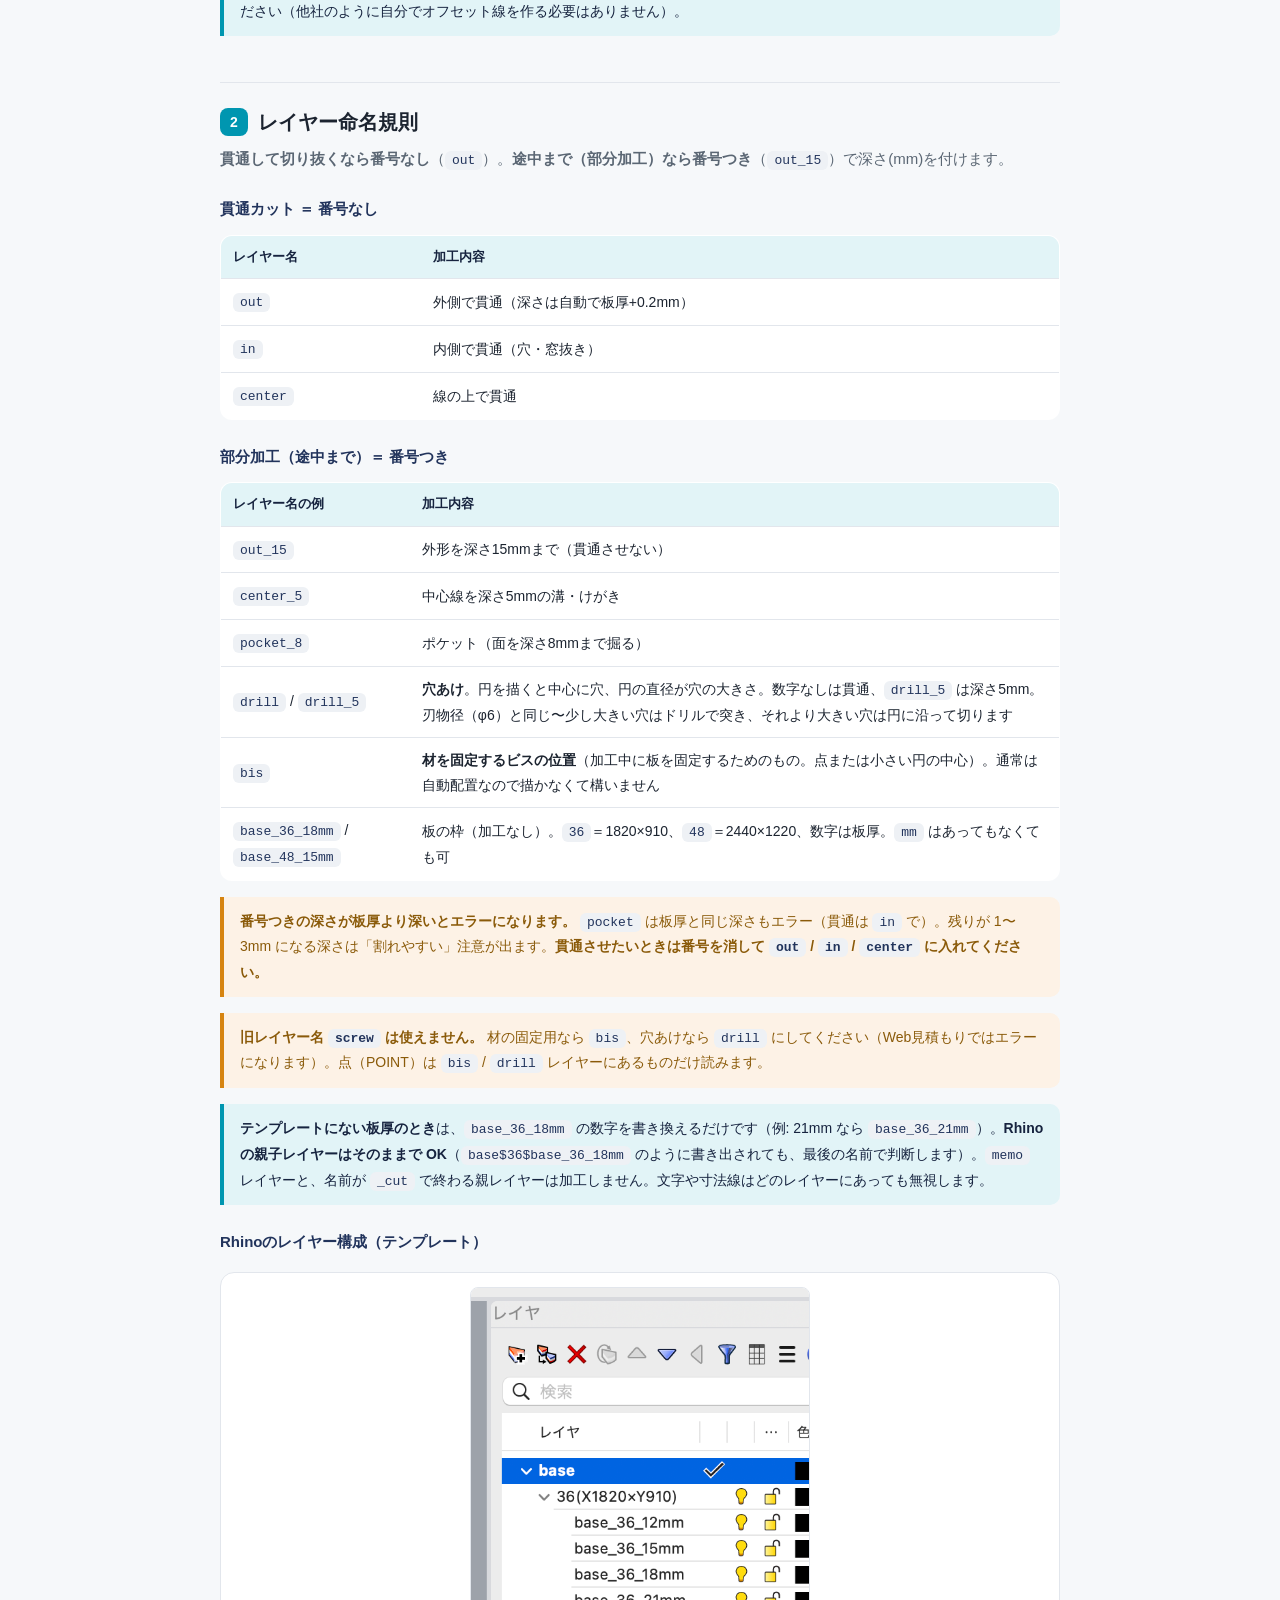
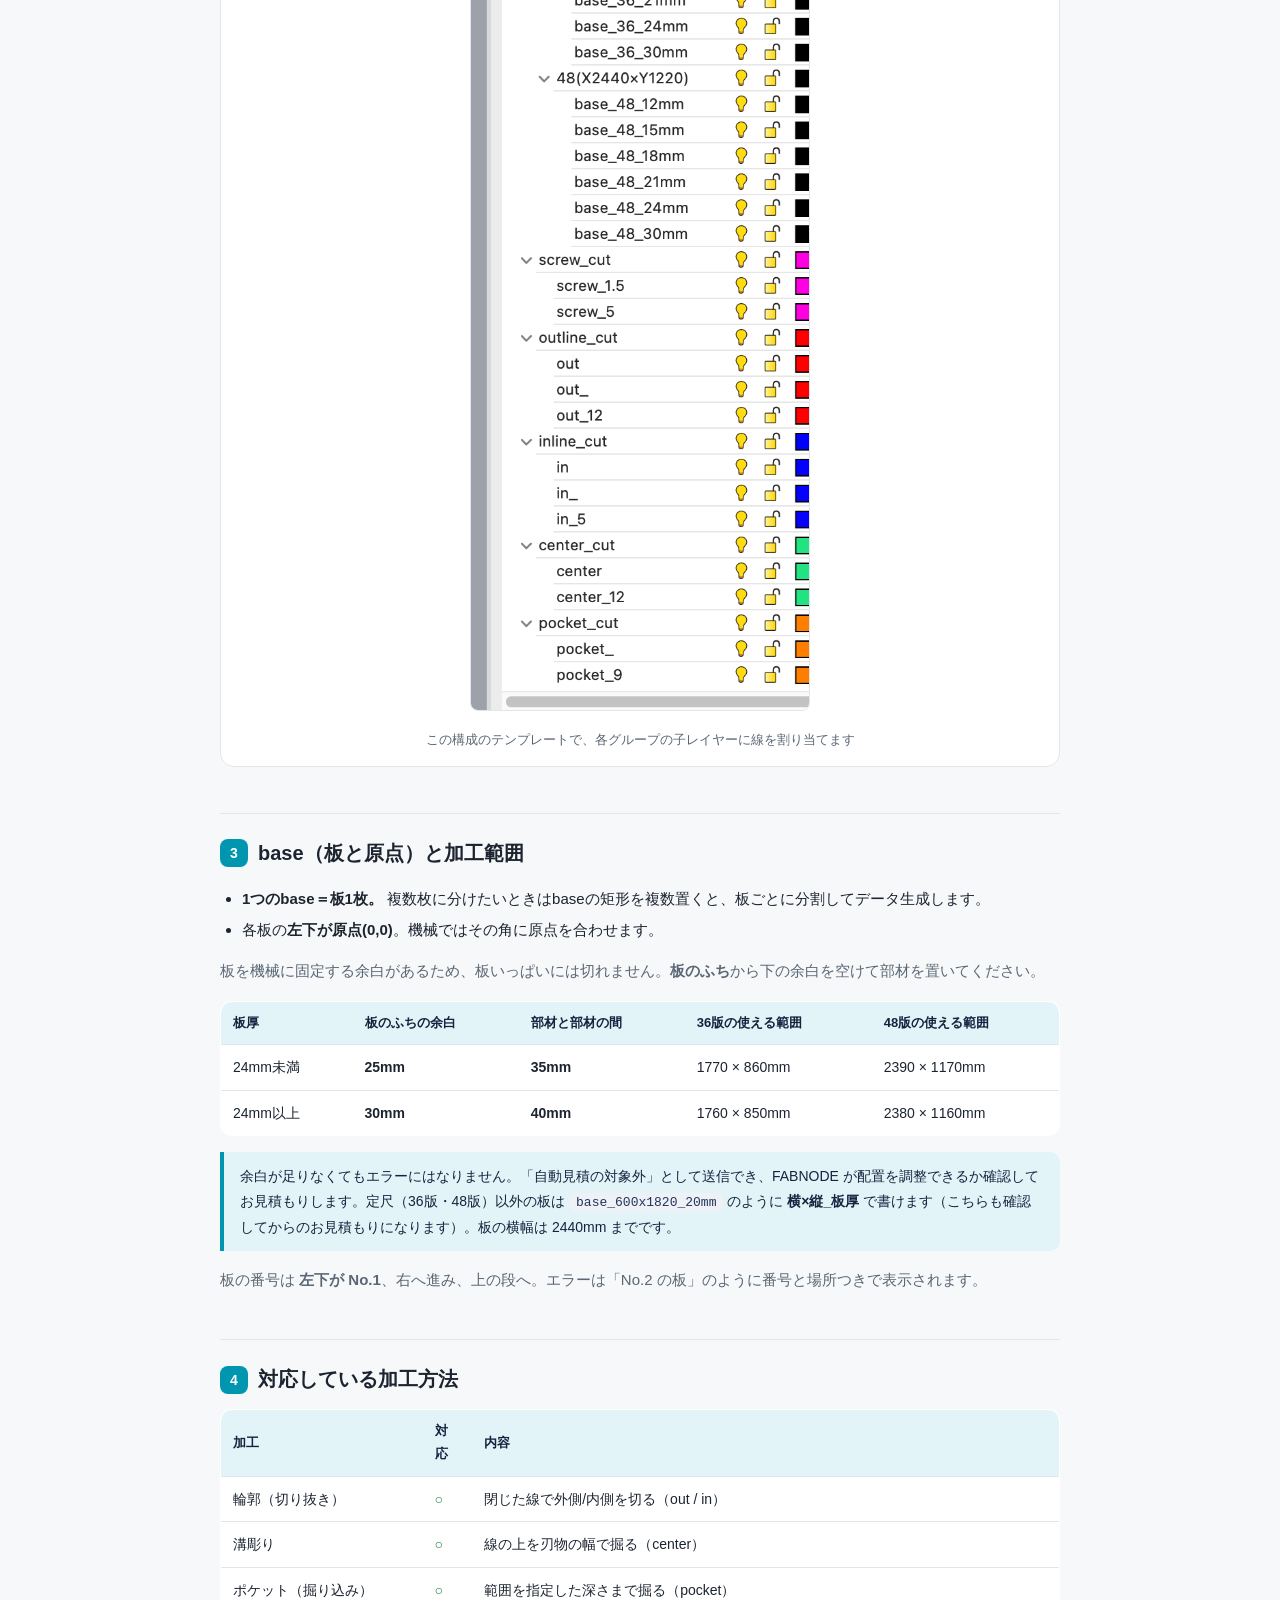
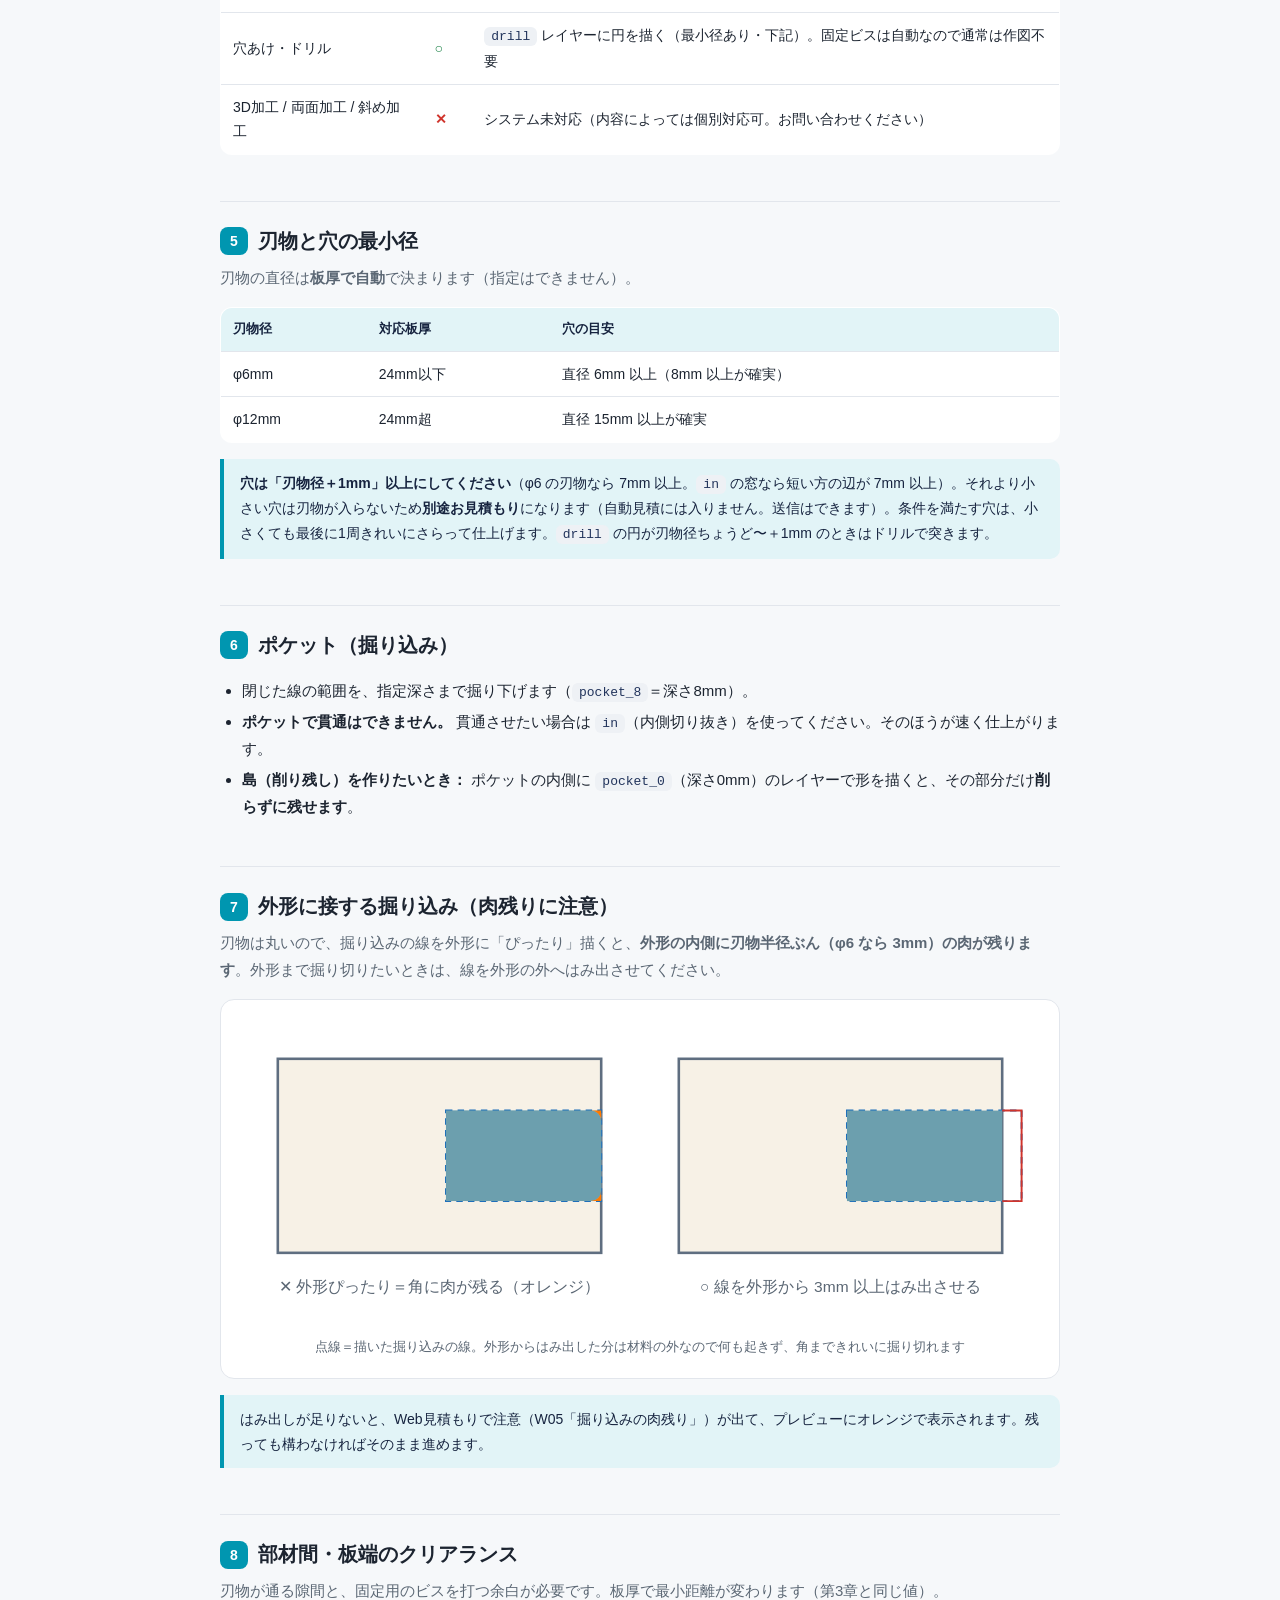
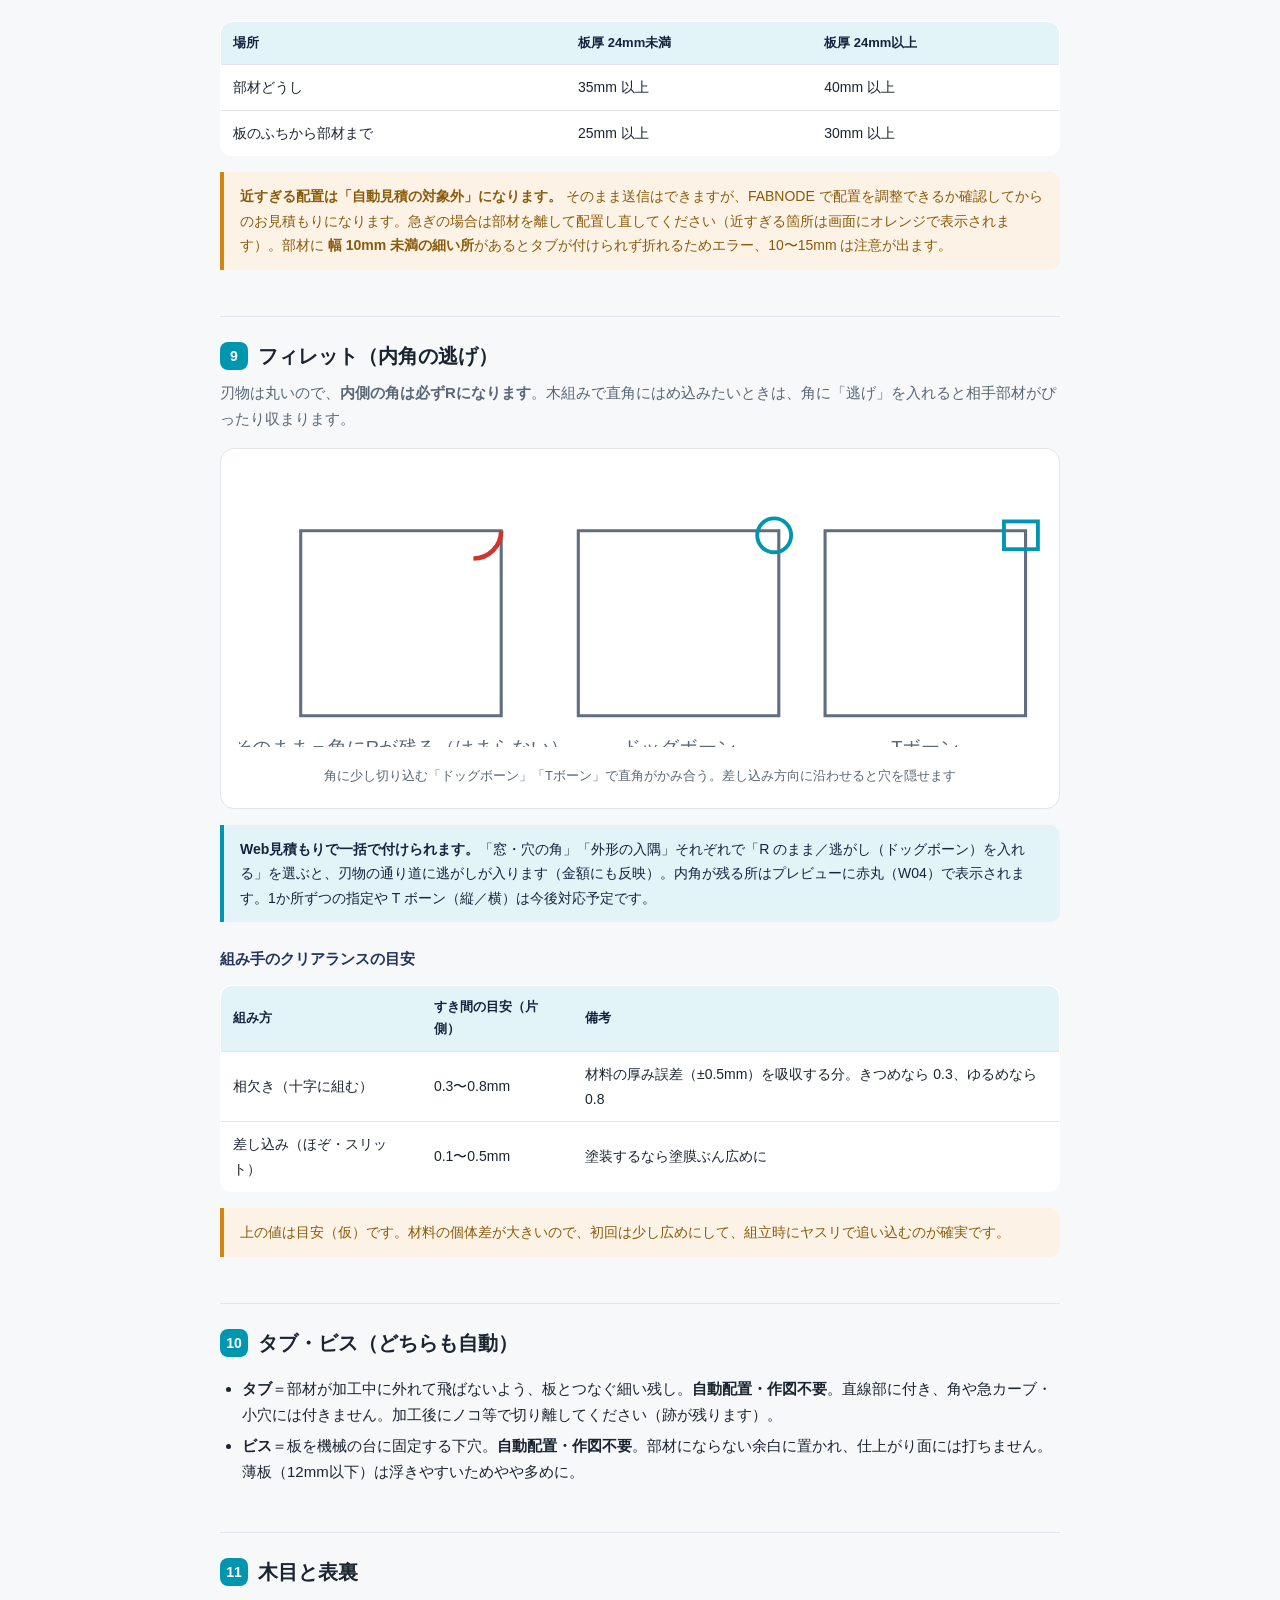
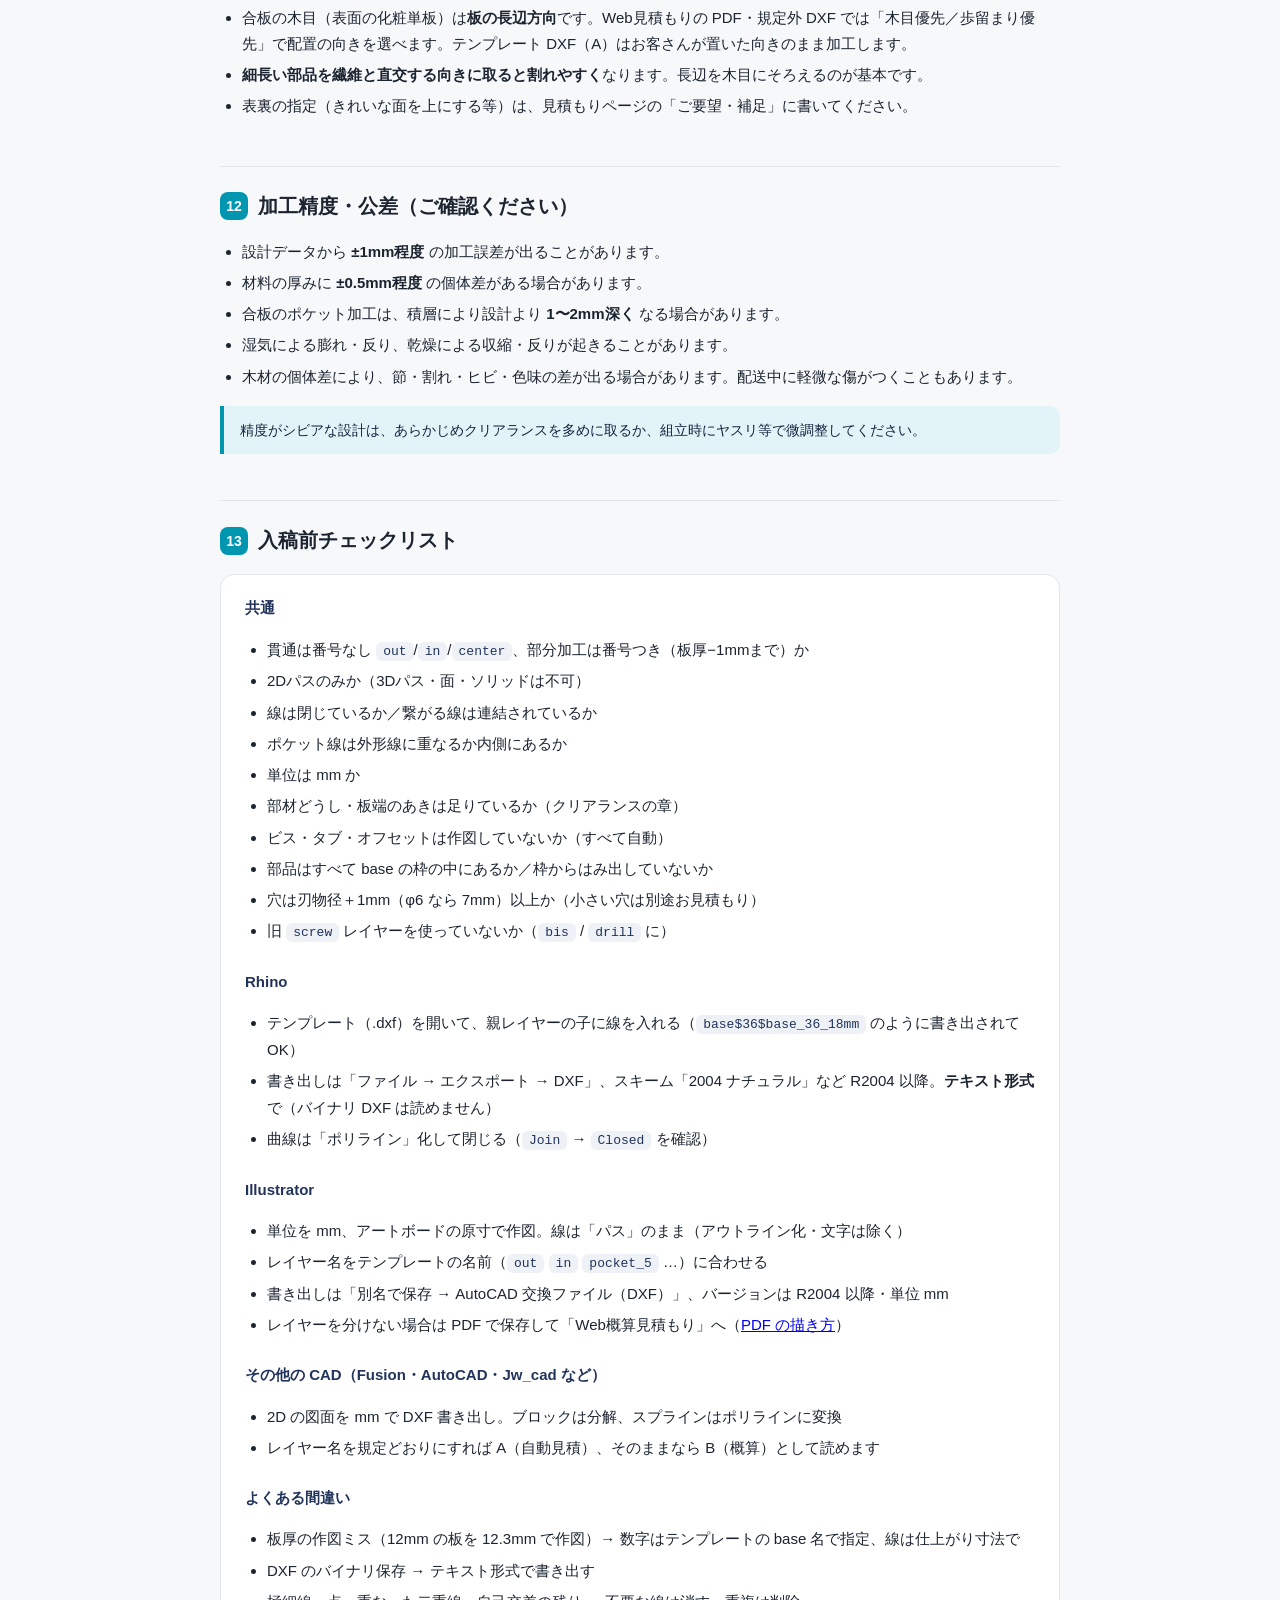
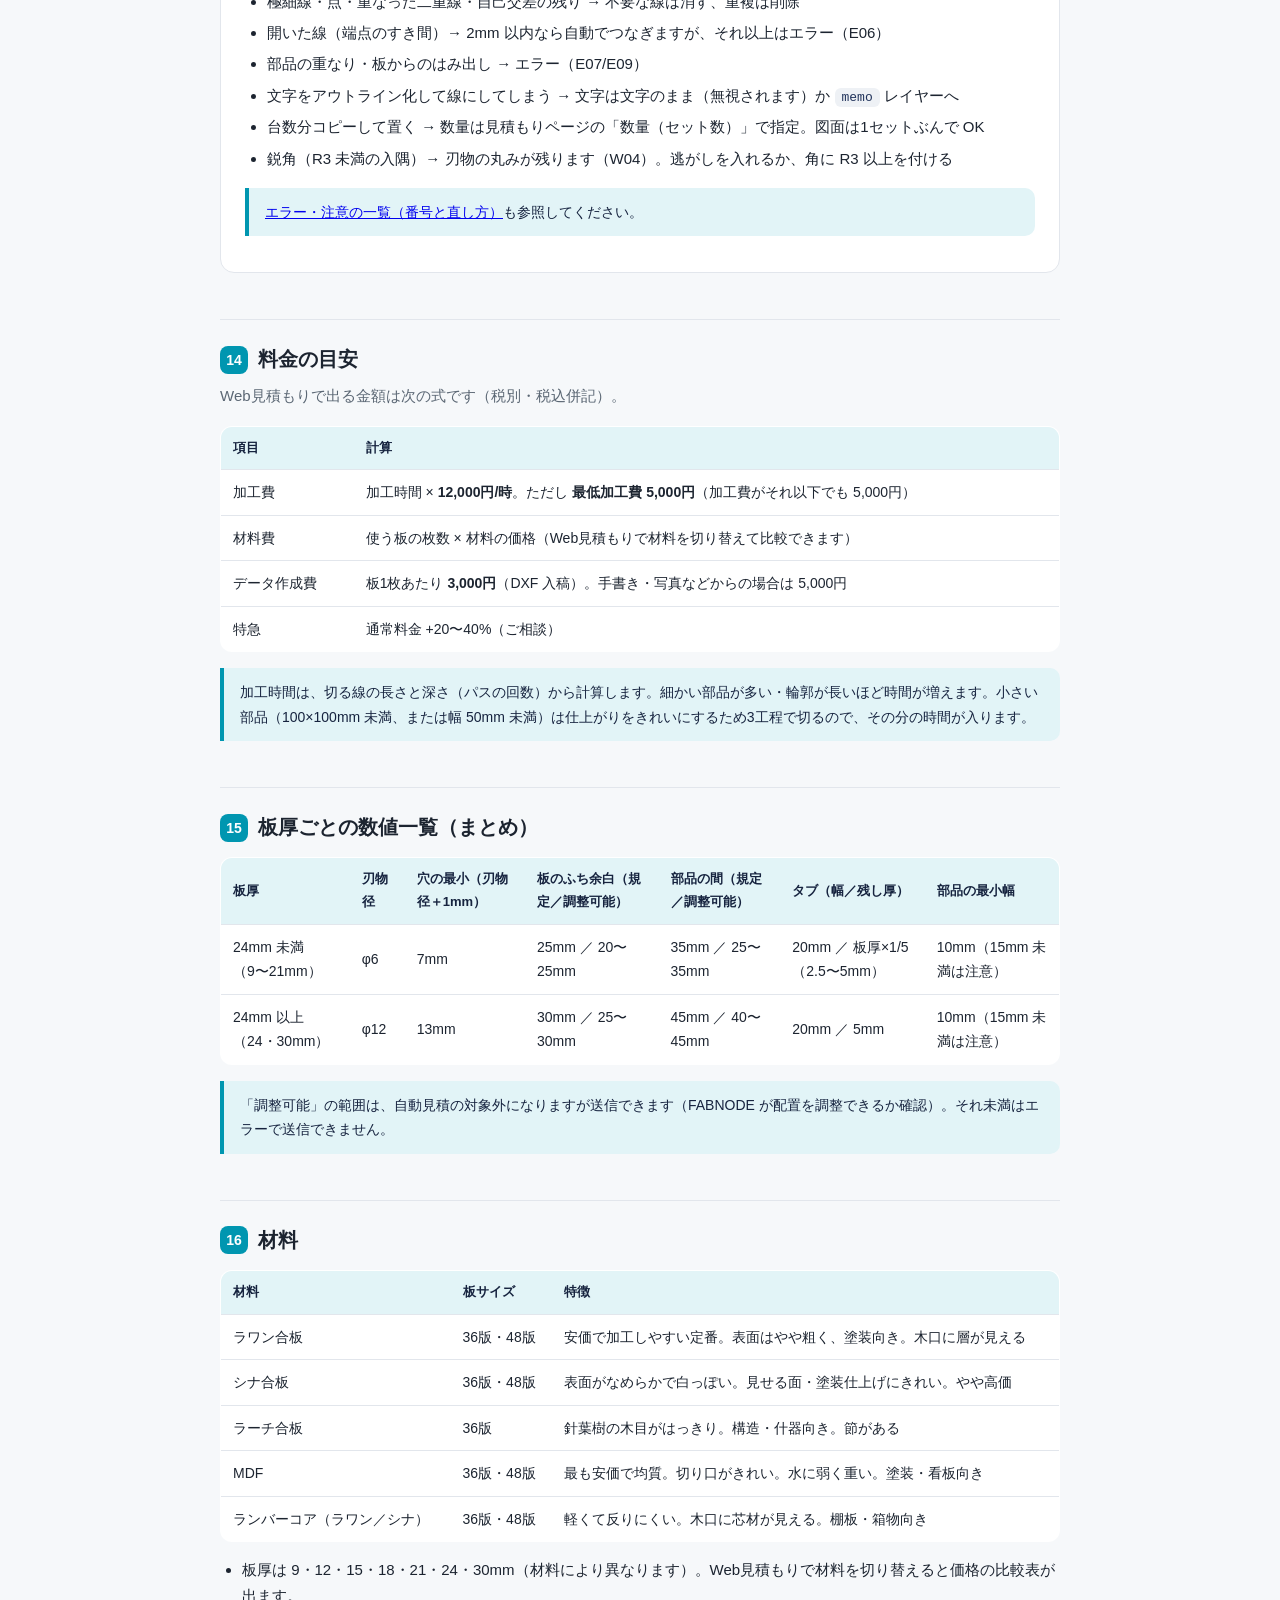
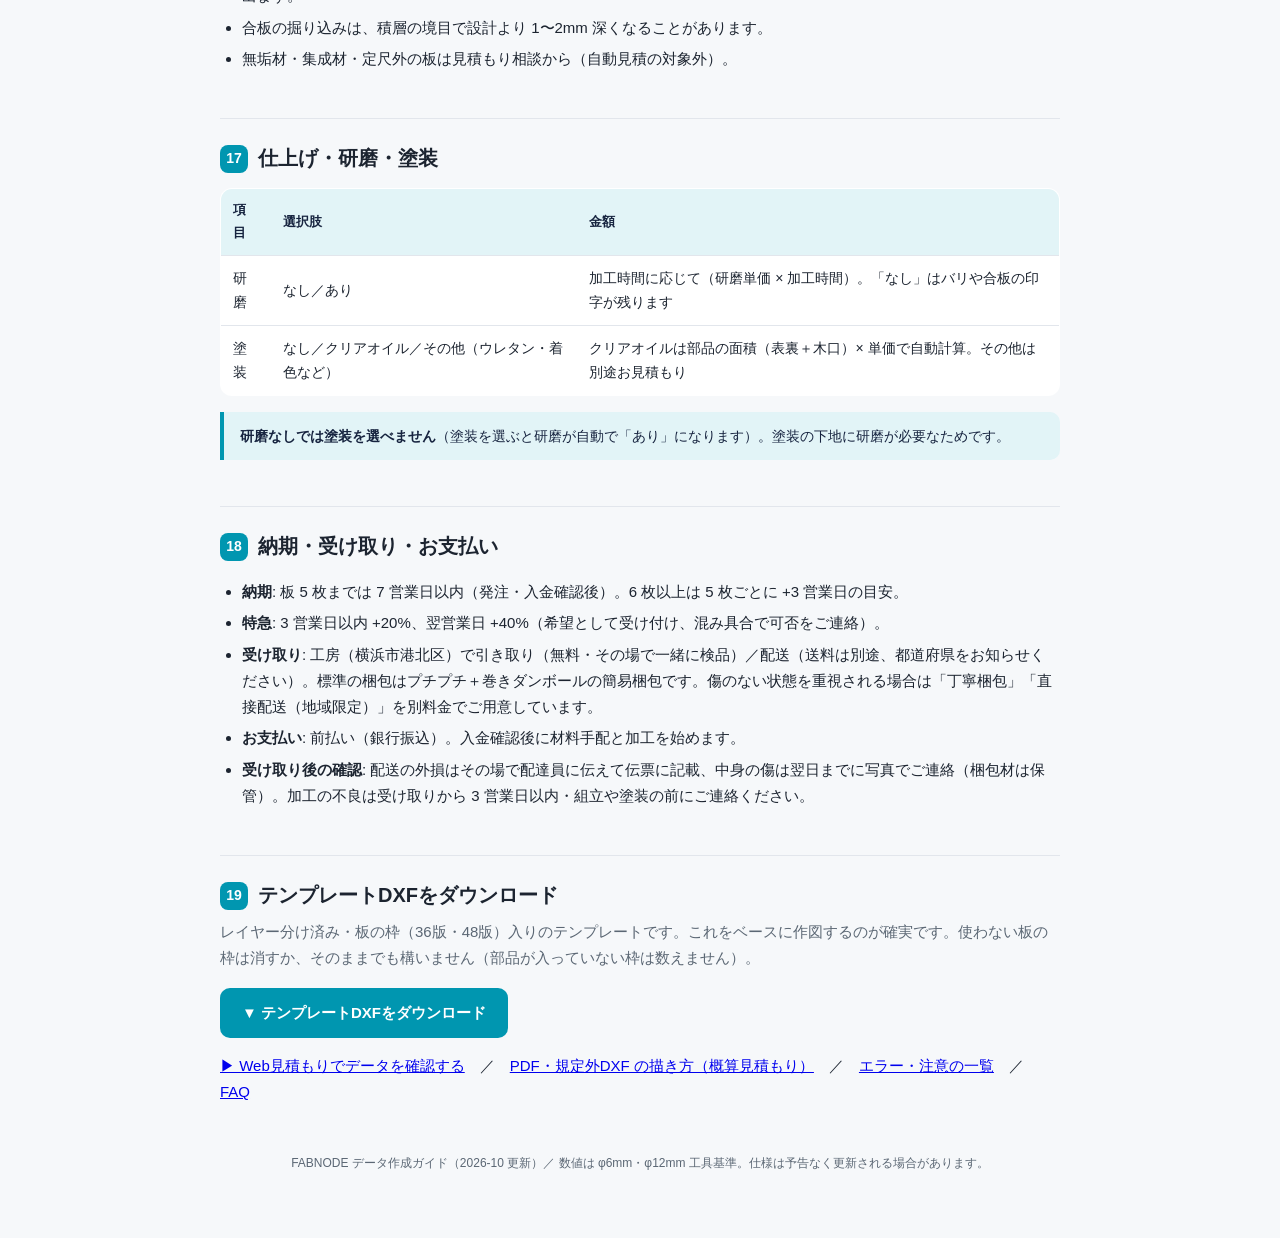
<file: howto-dxf.html>
<!DOCTYPE html>
<html lang="ja">
<head>
<meta charset="UTF-8">
<meta name="viewport" content="width=device-width, initial-scale=1.0">
<title>FABNODE データ作成ガイド</title>
<style>
  :root{
    --navy:#16233f; --navy2:#22345c; --cyan:#0096b0; --cyan-l:#e2f4f7;
    --ink:#1c2430; --mut:#5b6774; --line:#e2e6ec; --bg:#f6f8fa; --card:#fff;
    --red:#d0342c; --blue:#1e6fba; --green:#1d8348; --orange:#d68410; --pink:#d21f8a;
  }
  *{box-sizing:border-box}
  body{margin:0;font-family:-apple-system,"Hiragino Kaku Gothic ProN","Noto Sans JP",sans-serif;
    color:var(--ink);background:var(--bg);line-height:1.75;font-size:15px}
  .wrap{max-width:880px;margin:0 auto;padding:0 20px 90px}
  header{background:var(--navy);color:#fff;padding:44px 0 40px;margin-bottom:32px}
  header .wrap{padding-bottom:0}
  .brand{font-size:13px;letter-spacing:.18em;color:var(--cyan);font-weight:700}
  h1{font-size:27px;margin:8px 0 6px;font-weight:800}
  header p{margin:0;color:#c7d2e2;font-size:14px}
  h2{font-size:20px;margin:46px 0 6px;padding-top:22px;border-top:1px solid var(--line);
    display:flex;align-items:center;gap:10px}
  h2 .n{display:inline-flex;align-items:center;justify-content:center;width:28px;height:28px;
    background:var(--cyan);color:#fff;border-radius:8px;font-size:14px;font-weight:800;flex:0 0 auto}
  h3{font-size:15px;margin:24px 0 6px;color:var(--navy2)}
  .lead{color:var(--mut);margin:6px 0 16px}
  .fig{background:var(--card);border:1px solid var(--line);border-radius:14px;padding:20px 18px;margin:16px 0;text-align:center}
  .fig svg{max-width:100%;height:auto}
  .cap{color:var(--mut);font-size:13px;margin-top:10px}
  .imgcard{background:var(--card);border:1px solid var(--line);border-radius:14px;padding:14px;margin:16px 0;text-align:center}
  .imgcard img{max-width:340px;width:100%;height:auto;border:1px solid var(--line);border-radius:8px}
  table{width:100%;border-collapse:collapse;margin:12px 0;font-size:14px;background:var(--card);
    border:1px solid var(--line);border-radius:12px;overflow:hidden}
  th,td{padding:10px 12px;text-align:left;border-bottom:1px solid var(--line)}
  th{background:var(--cyan-l);color:var(--navy);font-weight:700;font-size:13px}
  tr:last-child td{border-bottom:none}
  td .ok{color:var(--green);font-weight:700}
  td .ng{color:var(--red);font-weight:700}
  code{background:#eef1f5;padding:2px 7px;border-radius:6px;font-family:"SF Mono",Menlo,monospace;
    font-size:13px;color:var(--navy2)}
  .note{background:var(--cyan-l);border-left:4px solid var(--cyan);border-radius:0 10px 10px 0;
    padding:12px 16px;margin:16px 0;font-size:14px;color:var(--navy)}
  .warn{background:#fdf2e6;border-left:4px solid var(--orange);border-radius:0 10px 10px 0;
    padding:12px 16px;margin:16px 0;font-size:14px;color:#8a5a09}
  ul{padding-left:22px}li{margin:5px 0}
  .foot{color:var(--mut);font-size:12px;text-align:center;margin-top:48px}
  .dl{display:inline-flex;align-items:center;gap:8px;background:var(--cyan);color:#fff;
    text-decoration:none;font-weight:700;padding:12px 22px;border-radius:10px;font-size:15px}
  .dim{fill:var(--cyan);font-size:12px;font-weight:700;font-family:monospace}
  .lbl{fill:#5b6774;font-size:12px}
  .lp{background:#fbfcfd;border:1px solid var(--line);border-radius:12px;overflow:hidden;margin:18px 0}
  .lp-h{background:var(--navy);color:#fff;padding:9px 14px;font-weight:700;font-size:13px}
  .lp-r{display:flex;align-items:center;gap:9px;padding:7px 14px;border-bottom:1px solid #eef1f4}
  .lp-r:last-child{border-bottom:none}
  .lp-g{font-weight:700;color:var(--navy2);background:#f1f5f9}
  .chip{width:13px;height:13px;border-radius:3px;flex:0 0 auto;border:1px solid rgba(0,0,0,.18)}
  .ind1{padding-left:34px}.ind2{padding-left:54px}
  .lp-r .mn{font-family:"SF Mono",Menlo,monospace;font-size:12.5px}
  .lp-r .ds{color:var(--mut);font-size:12px;margin-left:auto;text-align:right}
</style>
</head>
<body>
<header><div class="wrap">
  <div class="brand">FABNODE / CNC加工受託</div>
  <h1>データ作成ガイド</h1>
  <p>入稿用DXFの作り方と、加工上のルール。これに沿って作れば、そのまま加工データ（.sbp）になります。</p>
</div></header>

<div class="wrap">

<div class="note"><b>まず全体像。</b> FABNODEは<b>DXFのレイヤー名</b>で加工内容を判断します。<code>base</code>で板を定義し、<code>out</code>/<code>in</code>/<code>center</code>/<code>pocket</code>で加工の種類を指定するだけ。ビス・タブ・オフセットは自動なので、<b>仕上がり寸法の線だけ</b>描けばOKです。まずは<b>テンプレートDXF</b>（<a href="downloads/FABNODE_Template.dxf" download>ダウンロード</a>）を開いて構造を確認するのが近道です。できたデータは <a href="estimate.html">Web見積もり</a> に入れると、その場で金額とエラーの場所が分かります。</div>

<h2><span class="n">1</span>加工の種類（out / in / center / pocket）</h2>
<p class="lead">刃物は太さがあるので、線の<b>どちら側</b>を切るかで仕上がり寸法が変わります。ここがいちばん大事です。</p>

<div class="fig">
<svg viewBox="0 0 620 555" xmlns="http://www.w3.org/2000/svg">
  <defs>
    <marker id="arR" markerWidth="9" markerHeight="9" refX="7" refY="3.5" orient="auto"><path d="M0 0 L8 3.5 L0 7 Z" fill="#d0342c"/></marker>
    <marker id="arB" markerWidth="9" markerHeight="9" refX="7" refY="3.5" orient="auto"><path d="M0 0 L8 3.5 L0 7 Z" fill="#1e6fba"/></marker>
    <marker id="arG" markerWidth="9" markerHeight="9" refX="7" refY="3.5" orient="auto"><path d="M0 0 L8 3.5 L0 7 Z" fill="#1d8348"/></marker>
    <marker id="arO" markerWidth="9" markerHeight="9" refX="7" refY="3.5" orient="auto"><path d="M0 0 L8 3.5 L0 7 Z" fill="#d68410"/></marker>
  </defs>

  <g transform="translate(0,0)">
    <rect x="6" y="6" width="288" height="176" fill="#edf0f3"/>
    <text x="16" y="22" fill="#7a8794" font-size="11">材料</text>
    <rect x="72" y="44" width="150" height="100" fill="#f7e7e5" stroke="#d0342c" stroke-width="2.5"/>
    <rect x="56" y="28" width="182" height="132" fill="none" stroke="#d0342c" stroke-width="1.4" stroke-dasharray="6 5"/>
    <path d="M120 28 H154" fill="none" stroke="#d0342c" stroke-width="1.4" marker-end="url(#arR)"/>
    <circle cx="56" cy="94" r="16" fill="#f4d3cf" stroke="#d0342c" stroke-width="1.6"/>
    <text x="152" y="99" text-anchor="middle" fill="#9a2b25" font-size="12.5" font-weight="700">部品が残る</text>
    <text x="260" y="42" text-anchor="middle" fill="#7a8794" font-size="10.5">外は捨て</text>
    <text x="150" y="212" text-anchor="middle" fill="#d0342c" font-size="15" font-weight="800">out</text>
    <text x="150" y="232" text-anchor="middle" fill="#5b6774" font-size="12.5">線の外側を切る → 内側が部品</text>
  </g>

  <g transform="translate(320,0)">
    <rect x="6" y="6" width="288" height="176" fill="#e7eef8"/>
    <text x="16" y="22" fill="#4a6785" font-size="11">材料が残る</text>
    <rect x="72" y="44" width="150" height="100" fill="#ffffff" stroke="#1e6fba" stroke-width="2.5"/>
    <rect x="88" y="60" width="118" height="68" fill="none" stroke="#1e6fba" stroke-width="1.4" stroke-dasharray="6 5"/>
    <path d="M122 60 H156" fill="none" stroke="#1e6fba" stroke-width="1.4" marker-end="url(#arB)"/>
    <circle cx="88" cy="94" r="16" fill="#d3e3f5" stroke="#1e6fba" stroke-width="1.6"/>
    <text x="152" y="99" text-anchor="middle" fill="#164e85" font-size="12.5" font-weight="700">穴が抜ける</text>
    <text x="150" y="212" text-anchor="middle" fill="#1e6fba" font-size="15" font-weight="800">in</text>
    <text x="150" y="232" text-anchor="middle" fill="#5b6774" font-size="12.5">線の内側を切る → 穴が抜ける</text>
  </g>

  <g transform="translate(0,290)">
    <rect x="6" y="6" width="288" height="176" fill="#edf0f3"/>
    <rect x="36" y="48" width="222" height="92" fill="#e5f1ea"/>
    <text x="150" y="72" text-anchor="middle" fill="#4a7a5f" font-size="11">材料が残る</text>
    <rect x="36" y="86" width="222" height="16" fill="#ffffff"/>
    <line x1="36" y1="94" x2="258" y2="94" stroke="#1d8348" stroke-width="2.5"/>
    <path d="M150 94 H192" fill="none" stroke="#1d8348" stroke-width="1.4" marker-end="url(#arG)"/>
    <circle cx="80" cy="94" r="15" fill="none" stroke="#1d8348" stroke-width="2"/>
    <text x="150" y="128" text-anchor="middle" fill="#5b6774" font-size="11">白い帯＝溝（刃物幅で掘る）</text>
    <text x="150" y="212" text-anchor="middle" fill="#1d8348" font-size="15" font-weight="800">center</text>
    <text x="150" y="232" text-anchor="middle" fill="#5b6774" font-size="12.5">線の上を切る → 刃物幅の溝</text>
  </g>

  <g transform="translate(320,290)">
    <rect x="6" y="6" width="288" height="176" fill="#edf0f3"/>
    <rect x="72" y="44" width="150" height="100" fill="#fdefdc" stroke="#d68410" stroke-width="2.5"/>
    <rect x="90" y="60" width="114" height="68" fill="#e39433"/>
    <text x="147" y="55" text-anchor="middle" fill="#5b3906" font-size="11">部品（残る）</text>
    <text x="147" y="98" text-anchor="middle" fill="#ffffff" font-size="12.5" font-weight="700">掘った所</text>
    <text x="147" y="115" text-anchor="middle" fill="#fff3e2" font-size="10.5">貫通しない</text>
    <text x="150" y="212" text-anchor="middle" fill="#d68410" font-size="15" font-weight="800">pocket</text>
    <text x="150" y="232" text-anchor="middle" fill="#5b6774" font-size="12.5">濃い所を指定深さまで掘る</text>
  </g>
</svg>
<div style="text-align:left;max-width:600px;margin:10px auto 0;font-size:12.5px;color:var(--mut);line-height:1.9">
  <b style="color:var(--ink)">凡例</b>　<b>実線</b>＝あなたが描くDXFの線 ／ <b>薄い色</b>＝材料が残る ／ <b>白</b>＝抜ける・溝（切り取る所） ／ <b>濃い色</b>＝ポケットで掘った所 ／ <b>点線＋矢印</b>＝ビット中心の軌道（時計回り） ／ <b>丸</b>＝ビット（線に接して回る）
</div>
</div>

<table>
  <tr><th>種類</th><th>刃物の位置</th><th>用途</th></tr>
  <tr><td><b style="color:var(--red)">out</b></td><td>線の<b>外側</b>を切る</td><td>部品の外形（線の内側が部品として残る）</td></tr>
  <tr><td><b style="color:var(--blue)">in</b></td><td>線の<b>内側</b>を切る</td><td>穴・窓抜き（線の内側が抜ける）</td></tr>
  <tr><td><b style="color:var(--green)">center</b></td><td>線の<b>上</b>を切る</td><td>溝・けがき（刃物の幅で掘る）</td></tr>
</table>

<div class="note"><b>オフセットは描かなくてOK。</b> 刃物の半径ぶんの逃げは FABNODE が自動計算します。あなたは仕上がり寸法の線だけ描いてください（他社のように自分でオフセット線を作る必要はありません）。</div>

<h2><span class="n">2</span>レイヤー命名規則</h2>
<p class="lead"><b>貫通して切り抜くなら番号なし</b>（<code>out</code>）。<b>途中まで（部分加工）なら番号つき</b>（<code>out_15</code>）で深さ(mm)を付けます。</p>

<h3>貫通カット ＝ 番号なし</h3>
<table>
  <tr><th>レイヤー名</th><th>加工内容</th></tr>
  <tr><td><code>out</code></td><td>外側で貫通（深さは自動で板厚+0.2mm）</td></tr>
  <tr><td><code>in</code></td><td>内側で貫通（穴・窓抜き）</td></tr>
  <tr><td><code>center</code></td><td>線の上で貫通</td></tr>
</table>

<h3>部分加工（途中まで）＝ 番号つき</h3>
<table>
  <tr><th>レイヤー名の例</th><th>加工内容</th></tr>
  <tr><td><code>out_15</code></td><td>外形を深さ15mmまで（貫通させない）</td></tr>
  <tr><td><code>center_5</code></td><td>中心線を深さ5mmの溝・けがき</td></tr>
  <tr><td><code>pocket_8</code></td><td>ポケット（面を深さ8mmまで掘る）</td></tr>
  <tr><td><code>drill</code> / <code>drill_5</code></td><td><b>穴あけ</b>。円を描くと中心に穴、円の直径が穴の大きさ。数字なしは貫通、<code>drill_5</code> は深さ5mm。刃物径（φ6）と同じ〜少し大きい穴はドリルで突き、それより大きい穴は円に沿って切ります</td></tr>
  <tr><td><code>bis</code></td><td><b>材を固定するビスの位置</b>（加工中に板を固定するためのもの。点または小さい円の中心）。通常は自動配置なので描かなくて構いません</td></tr>
  <tr><td><code>base_36_18mm</code> / <code>base_48_15mm</code></td><td>板の枠（加工なし）。<code>36</code>＝1820×910、<code>48</code>＝2440×1220、数字は板厚。<code>mm</code> はあってもなくても可</td></tr>
</table>

<div class="warn"><b>番号つきの深さが板厚より深いとエラーになります。</b> <code>pocket</code> は板厚と同じ深さもエラー（貫通は <code>in</code> で）。残りが 1〜3mm になる深さは「割れやすい」注意が出ます。<b>貫通させたいときは番号を消して <code>out</code> / <code>in</code> / <code>center</code> に入れてください。</b></div>

<div class="warn"><b>旧レイヤー名 <code>screw</code> は使えません。</b> 材の固定用なら <code>bis</code>、穴あけなら <code>drill</code> にしてください（Web見積もりではエラーになります）。点（POINT）は <code>bis</code> / <code>drill</code> レイヤーにあるものだけ読みます。</div>

<div class="note"><b>テンプレートにない板厚のとき</b>は、<code>base_36_18mm</code> の数字を書き換えるだけです（例: 21mm なら <code>base_36_21mm</code>）。<b>Rhino の親子レイヤーはそのままで OK</b>（<code>base$36$base_36_18mm</code> のように書き出されても、最後の名前で判断します）。<code>memo</code> レイヤーと、名前が <code>_cut</code> で終わる親レイヤーは加工しません。文字や寸法線はどのレイヤーにあっても無視します。</div>

<h3>Rhinoのレイヤー構成（テンプレート）</h3>
<div class="imgcard">
  <img src="images/guide_layer_panel.png" alt="Rhinoのレイヤーパネル：base（36/48）・outline_cut（out/out_12）・inline_cut（in/in_5）・center_cut・pocket_cut・screw_cut">
  <div class="cap">この構成のテンプレートで、各グループの子レイヤーに線を割り当てます</div>
</div>

<h2><span class="n">3</span>base（板と原点）と加工範囲</h2>
<ul>
  <li><b>1つのbase＝板1枚。</b> 複数枚に分けたいときはbaseの矩形を複数置くと、板ごとに分割してデータ生成します。</li>
  <li>各板の<b>左下が原点(0,0)</b>。機械ではその角に原点を合わせます。</li>
</ul>
<p class="lead">板を機械に固定する余白があるため、板いっぱいには切れません。<b>板のふち</b>から下の余白を空けて部材を置いてください。</p>
<table>
  <tr><th>板厚</th><th>板のふちの余白</th><th>部材と部材の間</th><th>36版の使える範囲</th><th>48版の使える範囲</th></tr>
  <tr><td>24mm未満</td><td><b>25mm</b></td><td><b>35mm</b></td><td>1770 × 860mm</td><td>2390 × 1170mm</td></tr>
  <tr><td>24mm以上</td><td><b>30mm</b></td><td><b>40mm</b></td><td>1760 × 850mm</td><td>2380 × 1160mm</td></tr>
</table>
<div class="note">余白が足りなくてもエラーにはなりません。「自動見積の対象外」として送信でき、FABNODE が配置を調整できるか確認してお見積もりします。定尺（36版・48版）以外の板は <code>base_600x1820_20mm</code> のように <b>横×縦_板厚</b> で書けます（こちらも確認してからのお見積もりになります）。板の横幅は 2440mm までです。</div>
<p class="lead">板の番号は <b>左下が No.1</b>、右へ進み、上の段へ。エラーは「No.2 の板」のように番号と場所つきで表示されます。</p>

<h2><span class="n">4</span>対応している加工方法</h2>
<table>
  <tr><th>加工</th><th>対応</th><th>内容</th></tr>
  <tr><td>輪郭（切り抜き）</td><td><span class="ok">○</span></td><td>閉じた線で外側/内側を切る（out / in）</td></tr>
  <tr><td>溝彫り</td><td><span class="ok">○</span></td><td>線の上を刃物の幅で掘る（center）</td></tr>
  <tr><td>ポケット（掘り込み）</td><td><span class="ok">○</span></td><td>範囲を指定した深さまで掘る（pocket）</td></tr>
  <tr><td>穴あけ・ドリル</td><td><span class="ok">○</span></td><td><code>drill</code> レイヤーに円を描く（最小径あり・下記）。固定ビスは自動なので通常は作図不要</td></tr>
  <tr><td>3D加工 / 両面加工 / 斜め加工</td><td><span class="ng">✕</span></td><td>システム未対応（内容によっては個別対応可。お問い合わせください）</td></tr>
</table>

<h2><span class="n">5</span>刃物と穴の最小径</h2>
<p class="lead">刃物の直径は<b>板厚で自動</b>で決まります（指定はできません）。</p>
<table>
  <tr><th>刃物径</th><th>対応板厚</th><th>穴の目安</th></tr>
  <tr><td>φ6mm</td><td>24mm以下</td><td>直径 6mm 以上（8mm 以上が確実）</td></tr>
  <tr><td>φ12mm</td><td>24mm超</td><td>直径 15mm 以上が確実</td></tr>
</table>
<div class="note"><b>穴は「刃物径＋1mm」以上にしてください</b>（φ6 の刃物なら 7mm 以上。<code>in</code> の窓なら短い方の辺が 7mm 以上）。それより小さい穴は刃物が入らないため<b>別途お見積もり</b>になります（自動見積には入りません。送信はできます）。条件を満たす穴は、小さくても最後に1周きれいにさらって仕上げます。<code>drill</code> の円が刃物径ちょうど〜＋1mm のときはドリルで突きます。</div>

<h2><span class="n">6</span>ポケット（掘り込み）</h2>
<ul>
  <li>閉じた線の範囲を、指定深さまで掘り下げます（<code>pocket_8</code>＝深さ8mm）。</li>
  <li><b>ポケットで貫通はできません。</b> 貫通させたい場合は <code>in</code>（内側切り抜き）を使ってください。そのほうが速く仕上がります。</li>
  <li><b>島（削り残し）を作りたいとき：</b> ポケットの内側に <code>pocket_0</code>（深さ0mm）のレイヤーで形を描くと、その部分だけ<b>削らずに残せます</b>。</li>
</ul>


<h2><span class="n">7</span>外形に接する掘り込み（肉残りに注意）</h2>
<p class="lead">刃物は丸いので、掘り込みの線を外形に「ぴったり」描くと、<b>外形の内側に刃物半径ぶん（φ6 なら 3mm）の肉が残ります</b>。外形まで掘り切りたいときは、線を外形の外へはみ出させてください。</p>
<div class="fig">
<svg viewBox="0 0 620 230" xmlns="http://www.w3.org/2000/svg">
  <g transform="translate(10,10)">
    <rect x="20" y="20" width="250" height="150" fill="#f7f1e6" stroke="#5f6e80" stroke-width="2"/>
    <rect x="150" y="60" width="120" height="70" fill="#8fb7c4" stroke="#1e6fba" stroke-width="1.5" stroke-dasharray="5 4"/>
    <path d="M150 60 H262 A8 8 0 0 1 270 68 V122 A8 8 0 0 1 262 130 H150 Z" fill="#6c9fae" stroke="none"/>
    <path d="M262 60 L270 60 L270 68 A8 8 0 0 0 262 60 Z M262 130 L270 130 L270 122 A8 8 0 0 1 262 130 Z" fill="#ff7a00"/>
    <text x="145" y="200" text-anchor="middle" class="lbl">✕ 外形ぴったり＝角に肉が残る（オレンジ）</text>
  </g>
  <g transform="translate(320,10)">
    <rect x="20" y="20" width="250" height="150" fill="#f7f1e6" stroke="#5f6e80" stroke-width="2"/>
    <rect x="150" y="60" width="135" height="70" fill="none" stroke="#1e6fba" stroke-width="1.5" stroke-dasharray="5 4"/>
    <rect x="150" y="60" width="120" height="70" fill="#6c9fae" stroke="none"/>
    <path d="M270 60 H285 V130 H270" fill="none" stroke="#d0342c" stroke-width="1.5"/>
    <text x="300" y="55" class="dim" font-size="11">+3mm 以上</text>
    <text x="145" y="200" text-anchor="middle" class="lbl">○ 線を外形から 3mm 以上はみ出させる</text>
  </g>
</svg>
<div class="cap">点線＝描いた掘り込みの線。外形からはみ出した分は材料の外なので何も起きず、角まできれいに掘り切れます</div>
</div>
<div class="note">はみ出しが足りないと、Web見積もりで注意（W05「掘り込みの肉残り」）が出て、プレビューにオレンジで表示されます。残っても構わなければそのまま進めます。</div>

<h2><span class="n">8</span>部材間・板端のクリアランス</h2>
<p class="lead">刃物が通る隙間と、固定用のビスを打つ余白が必要です。板厚で最小距離が変わります（第3章と同じ値）。</p>
<table>
  <tr><th>場所</th><th>板厚 24mm未満</th><th>板厚 24mm以上</th></tr>
  <tr><td>部材どうし</td><td>35mm 以上</td><td>40mm 以上</td></tr>
  <tr><td>板のふちから部材まで</td><td>25mm 以上</td><td>30mm 以上</td></tr>
</table>
<div class="warn"><b>近すぎる配置は「自動見積の対象外」になります。</b> そのまま送信はできますが、FABNODE で配置を調整できるか確認してからのお見積もりになります。急ぎの場合は部材を離して配置し直してください（近すぎる箇所は画面にオレンジで表示されます）。部材に <b>幅 10mm 未満の細い所</b>があるとタブが付けられず折れるためエラー、10〜15mm は注意が出ます。</div>

<h2><span class="n">9</span>フィレット（内角の逃げ）</h2>
<p class="lead">刃物は丸いので、<b>内側の角は必ずRになります</b>。木組みで直角にはめ込みたいときは、角に「逃げ」を入れると相手部材がぴったり収まります。</p>
<div class="fig">
<svg viewBox="0 0 520 180" xmlns="http://www.w3.org/2000/svg">
  <g transform="translate(20,20)">
    <path d="M20 20 H150 V140 H20 Z" fill="none" stroke="#5f6e80" stroke-width="2"/>
    <path d="M150 20 A18 18 0 0 1 132 38" fill="none" stroke="#d0342c" stroke-width="3"/>
    <text x="85" y="165" text-anchor="middle" class="lbl">そのまま＝角にRが残る（はまらない）</text>
  </g>
  <g transform="translate(200,20)">
    <path d="M20 20 H150 V140 H20 Z" fill="none" stroke="#5f6e80" stroke-width="2"/>
    <circle cx="147" cy="23" r="11" fill="none" stroke="#0096b0" stroke-width="2.5"/>
    <text x="85" y="165" text-anchor="middle" class="lbl">ドッグボーン</text>
  </g>
  <g transform="translate(360,20)">
    <path d="M20 20 H150 V140 H20 Z" fill="none" stroke="#5f6e80" stroke-width="2"/>
    <rect x="136" y="14" width="22" height="18" fill="none" stroke="#0096b0" stroke-width="2.5"/>
    <text x="85" y="165" text-anchor="middle" class="lbl">Tボーン</text>
  </g>
</svg>
<div class="cap">角に少し切り込む「ドッグボーン」「Tボーン」で直角がかみ合う。差し込み方向に沿わせると穴を隠せます</div>
</div>
<div class="note"><b>Web見積もりで一括で付けられます。</b>「窓・穴の角」「外形の入隅」それぞれで「R のまま／逃がし（ドッグボーン）を入れる」を選ぶと、刃物の通り道に逃がしが入ります（金額にも反映）。内角が残る所はプレビューに赤丸（W04）で表示されます。1か所ずつの指定や T ボーン（縦／横）は今後対応予定です。</div>
<h3>組み手のクリアランスの目安</h3>
<table>
  <tr><th>組み方</th><th>すき間の目安（片側）</th><th>備考</th></tr>
  <tr><td>相欠き（十字に組む）</td><td>0.3〜0.8mm</td><td>材料の厚み誤差（±0.5mm）を吸収する分。きつめなら 0.3、ゆるめなら 0.8</td></tr>
  <tr><td>差し込み（ほぞ・スリット）</td><td>0.1〜0.5mm</td><td>塗装するなら塗膜ぶん広めに</td></tr>
</table>
<div class="warn">上の値は目安（仮）です。材料の個体差が大きいので、初回は少し広めにして、組立時にヤスリで追い込むのが確実です。</div>

<h2><span class="n">10</span>タブ・ビス（どちらも自動）</h2>
<ul>
  <li><b>タブ</b>＝部材が加工中に外れて飛ばないよう、板とつなぐ細い残し。<b>自動配置・作図不要</b>。直線部に付き、角や急カーブ・小穴には付きません。加工後にノコ等で切り離してください（跡が残ります）。</li>
  <li><b>ビス</b>＝板を機械の台に固定する下穴。<b>自動配置・作図不要</b>。部材にならない余白に置かれ、仕上がり面には打ちません。薄板（12mm以下）は浮きやすいためやや多めに。</li>
</ul>


<h2><span class="n">11</span>木目と表裏</h2>
<ul>
  <li>合板の木目（表面の化粧単板）は<b>板の長辺方向</b>です。Web見積もりの PDF・規定外 DXF では「木目優先／歩留まり優先」で配置の向きを選べます。テンプレート DXF（A）はお客さんが置いた向きのまま加工します。</li>
  <li><b>細長い部品を繊維と直交する向きに取ると割れやすく</b>なります。長辺を木目にそろえるのが基本です。</li>
  <li>表裏の指定（きれいな面を上にする等）は、見積もりページの「ご要望・補足」に書いてください。</li>
</ul>

<h2><span class="n">12</span>加工精度・公差（ご確認ください）</h2>
<ul>
  <li>設計データから <b>±1mm程度</b> の加工誤差が出ることがあります。</li>
  <li>材料の厚みに <b>±0.5mm程度</b> の個体差がある場合があります。</li>
  <li>合板のポケット加工は、積層により設計より <b>1〜2mm深く</b> なる場合があります。</li>
  <li>湿気による膨れ・反り、乾燥による収縮・反りが起きることがあります。</li>
  <li>木材の個体差により、節・割れ・ヒビ・色味の差が出る場合があります。配送中に軽微な傷がつくこともあります。</li>
</ul>
<div class="note">精度がシビアな設計は、あらかじめクリアランスを多めに取るか、組立時にヤスリ等で微調整してください。</div>

<h2><span class="n">13</span>入稿前チェックリスト</h2>
<div class="fig" style="text-align:left;padding:20px 24px">
<h3 style="margin-top:0">共通</h3>
<ul>
  <li>貫通は番号なし <code>out</code>/<code>in</code>/<code>center</code>、部分加工は番号つき（板厚−1mmまで）か</li>
  <li>2Dパスのみか（3Dパス・面・ソリッドは不可）</li>
  <li>線は閉じているか／繋がる線は連結されているか</li>
  <li>ポケット線は外形線に重なるか内側にあるか</li>
  <li>単位は mm か</li>
  <li>部材どうし・板端のあきは足りているか（クリアランスの章）</li>
  <li>ビス・タブ・オフセットは作図していないか（すべて自動）</li>
  <li>部品はすべて base の枠の中にあるか／枠からはみ出していないか</li>
  <li>穴は刃物径＋1mm（φ6 なら 7mm）以上か（小さい穴は別途お見積もり）</li>
  <li>旧 <code>screw</code> レイヤーを使っていないか（<code>bis</code> / <code>drill</code> に）</li>
</ul>
<h3>Rhino</h3>
<ul>
  <li>テンプレート（.dxf）を開いて、親レイヤーの子に線を入れる（<code>base$36$base_36_18mm</code> のように書き出されて OK）</li>
  <li>書き出しは「ファイル → エクスポート → DXF」、スキーム「2004 ナチュラル」など R2004 以降。<b>テキスト形式</b>で（バイナリ DXF は読めません）</li>
  <li>曲線は「ポリライン」化して閉じる（<code>Join</code> → <code>Closed</code> を確認）</li>
</ul>
<h3>Illustrator</h3>
<ul>
  <li>単位を mm、アートボードの原寸で作図。線は「パス」のまま（アウトライン化・文字は除く）</li>
  <li>レイヤー名をテンプレートの名前（<code>out</code> <code>in</code> <code>pocket_5</code> …）に合わせる</li>
  <li>書き出しは「別名で保存 → AutoCAD 交換ファイル（DXF）」、バージョンは R2004 以降・単位 mm</li>
  <li>レイヤーを分けない場合は PDF で保存して「Web概算見積もり」へ（<a href="howto-pdf.html">PDF の描き方</a>）</li>
</ul>
<h3>その他の CAD（Fusion・AutoCAD・Jw_cad など）</h3>
<ul>
  <li>2D の図面を mm で DXF 書き出し。ブロックは分解、スプラインはポリラインに変換</li>
  <li>レイヤー名を規定どおりにすれば A（自動見積）、そのままなら B（概算）として読めます</li>
</ul>
<h3>よくある間違い</h3>
<ul>
  <li>板厚の作図ミス（12mm の板を 12.3mm で作図）→ 数字はテンプレートの base 名で指定、線は仕上がり寸法で</li>
  <li>DXF のバイナリ保存 → テキスト形式で書き出す</li>
  <li>極細線・点・重なった二重線・自己交差の残り → 不要な線は消す、重複は削除</li>
  <li>開いた線（端点のすき間）→ 2mm 以内なら自動でつなぎますが、それ以上はエラー（E06）</li>
  <li>部品の重なり・板からのはみ出し → エラー（E07/E09）</li>
  <li>文字をアウトライン化して線にしてしまう → 文字は文字のまま（無視されます）か <code>memo</code> レイヤーへ</li>
  <li>台数分コピーして置く → 数量は見積もりページの「数量（セット数）」で指定。図面は1セットぶんで OK</li>
  <li>鋭角（R3 未満の入隅）→ 刃物の丸みが残ります（W04）。逃がしを入れるか、角に R3 以上を付ける</li>
</ul>
<div class="note"><a href="errors.html">エラー・注意の一覧（番号と直し方）</a>も参照してください。</div>
</div>

<h2><span class="n">14</span>料金の目安</h2>
<p class="lead">Web見積もりで出る金額は次の式です（税別・税込併記）。</p>
<table>
  <tr><th>項目</th><th>計算</th></tr>
  <tr><td>加工費</td><td>加工時間 × <b>12,000円/時</b>。ただし <b>最低加工費 5,000円</b>（加工費がそれ以下でも 5,000円）</td></tr>
  <tr><td>材料費</td><td>使う板の枚数 × 材料の価格（Web見積もりで材料を切り替えて比較できます）</td></tr>
  <tr><td>データ作成費</td><td>板1枚あたり <b>3,000円</b>（DXF 入稿）。手書き・写真などからの場合は 5,000円</td></tr>
  <tr><td>特急</td><td>通常料金 +20〜40%（ご相談）</td></tr>
</table>
<div class="note">加工時間は、切る線の長さと深さ（パスの回数）から計算します。細かい部品が多い・輪郭が長いほど時間が増えます。小さい部品（100×100mm 未満、または幅 50mm 未満）は仕上がりをきれいにするため3工程で切るので、その分の時間が入ります。</div>


<h2><span class="n">15</span>板厚ごとの数値一覧（まとめ）</h2>
<table>
  <tr><th>板厚</th><th>刃物径</th><th>穴の最小（刃物径＋1mm）</th><th>板のふち余白（規定／調整可能）</th><th>部品の間（規定／調整可能）</th><th>タブ（幅／残し厚）</th><th>部品の最小幅</th></tr>
  <tr><td>24mm 未満（9〜21mm）</td><td>φ6</td><td>7mm</td><td>25mm ／ 20〜25mm</td><td>35mm ／ 25〜35mm</td><td>20mm ／ 板厚×1/5（2.5〜5mm）</td><td>10mm（15mm 未満は注意）</td></tr>
  <tr><td>24mm 以上（24・30mm）</td><td>φ12</td><td>13mm</td><td>30mm ／ 25〜30mm</td><td>45mm ／ 40〜45mm</td><td>20mm ／ 5mm</td><td>10mm（15mm 未満は注意）</td></tr>
</table>
<div class="note">「調整可能」の範囲は、自動見積の対象外になりますが送信できます（FABNODE が配置を調整できるか確認）。それ未満はエラーで送信できません。</div>

<h2><span class="n">16</span>材料</h2>
<table>
  <tr><th>材料</th><th>板サイズ</th><th>特徴</th></tr>
  <tr><td>ラワン合板</td><td>36版・48版</td><td>安価で加工しやすい定番。表面はやや粗く、塗装向き。木口に層が見える</td></tr>
  <tr><td>シナ合板</td><td>36版・48版</td><td>表面がなめらかで白っぽい。見せる面・塗装仕上げにきれい。やや高価</td></tr>
  <tr><td>ラーチ合板</td><td>36版</td><td>針葉樹の木目がはっきり。構造・什器向き。節がある</td></tr>
  <tr><td>MDF</td><td>36版・48版</td><td>最も安価で均質。切り口がきれい。水に弱く重い。塗装・看板向き</td></tr>
  <tr><td>ランバーコア（ラワン／シナ）</td><td>36版・48版</td><td>軽くて反りにくい。木口に芯材が見える。棚板・箱物向き</td></tr>
</table>
<ul>
  <li>板厚は 9・12・15・18・21・24・30mm（材料により異なります）。Web見積もりで材料を切り替えると価格の比較表が出ます。</li>
  <li>合板の掘り込みは、積層の境目で設計より 1〜2mm 深くなることがあります。</li>
  <li>無垢材・集成材・定尺外の板は見積もり相談から（自動見積の対象外）。</li>
</ul>

<h2><span class="n">17</span>仕上げ・研磨・塗装</h2>
<table>
  <tr><th>項目</th><th>選択肢</th><th>金額</th></tr>
  <tr><td>研磨</td><td>なし／あり</td><td>加工時間に応じて（研磨単価 × 加工時間）。「なし」はバリや合板の印字が残ります</td></tr>
  <tr><td>塗装</td><td>なし／クリアオイル／その他（ウレタン・着色など）</td><td>クリアオイルは部品の面積（表裏＋木口）× 単価で自動計算。その他は別途お見積もり</td></tr>
</table>
<div class="note"><b>研磨なしでは塗装を選べません</b>（塗装を選ぶと研磨が自動で「あり」になります）。塗装の下地に研磨が必要なためです。</div>

<h2><span class="n">18</span>納期・受け取り・お支払い</h2>
<ul>
  <li><b>納期</b>: 板 5 枚までは 7 営業日以内（発注・入金確認後）。6 枚以上は 5 枚ごとに +3 営業日の目安。</li>
  <li><b>特急</b>: 3 営業日以内 +20%、翌営業日 +40%（希望として受け付け、混み具合で可否をご連絡）。</li>
  <li><b>受け取り</b>: 工房（横浜市港北区）で引き取り（無料・その場で一緒に検品）／配送（送料は別途、都道府県をお知らせください）。標準の梱包はプチプチ＋巻きダンボールの簡易梱包です。傷のない状態を重視される場合は「丁寧梱包」「直接配送（地域限定）」を別料金でご用意しています。</li>
  <li><b>お支払い</b>: 前払い（銀行振込）。入金確認後に材料手配と加工を始めます。</li>
  <li><b>受け取り後の確認</b>: 配送の外損はその場で配達員に伝えて伝票に記載、中身の傷は翌日までに写真でご連絡（梱包材は保管）。加工の不良は受け取りから 3 営業日以内・組立や塗装の前にご連絡ください。</li>
</ul>

<h2><span class="n">19</span>テンプレートDXFをダウンロード</h2>
<p class="lead">レイヤー分け済み・板の枠（36版・48版）入りのテンプレートです。これをベースに作図するのが確実です。使わない板の枠は消すか、そのままでも構いません（部品が入っていない枠は数えません）。</p>
<p><a class="dl" href="downloads/FABNODE_Template.dxf" download>▼ テンプレートDXFをダウンロード</a></p>
<p style="margin-top:14px"><a href="estimate.html">▶ Web見積もりでデータを確認する</a>　／　<a href="howto-pdf.html">PDF・規定外DXF の描き方（概算見積もり）</a>　／　<a href="errors.html">エラー・注意の一覧</a>　／　<a href="faq.html">FAQ</a></p>

<div class="foot">FABNODE データ作成ガイド（2026-10 更新）／ 数値は φ6mm・φ12mm 工具基準。仕様は予告なく更新される場合があります。</div>

</div>
</body>
</html>
</file>
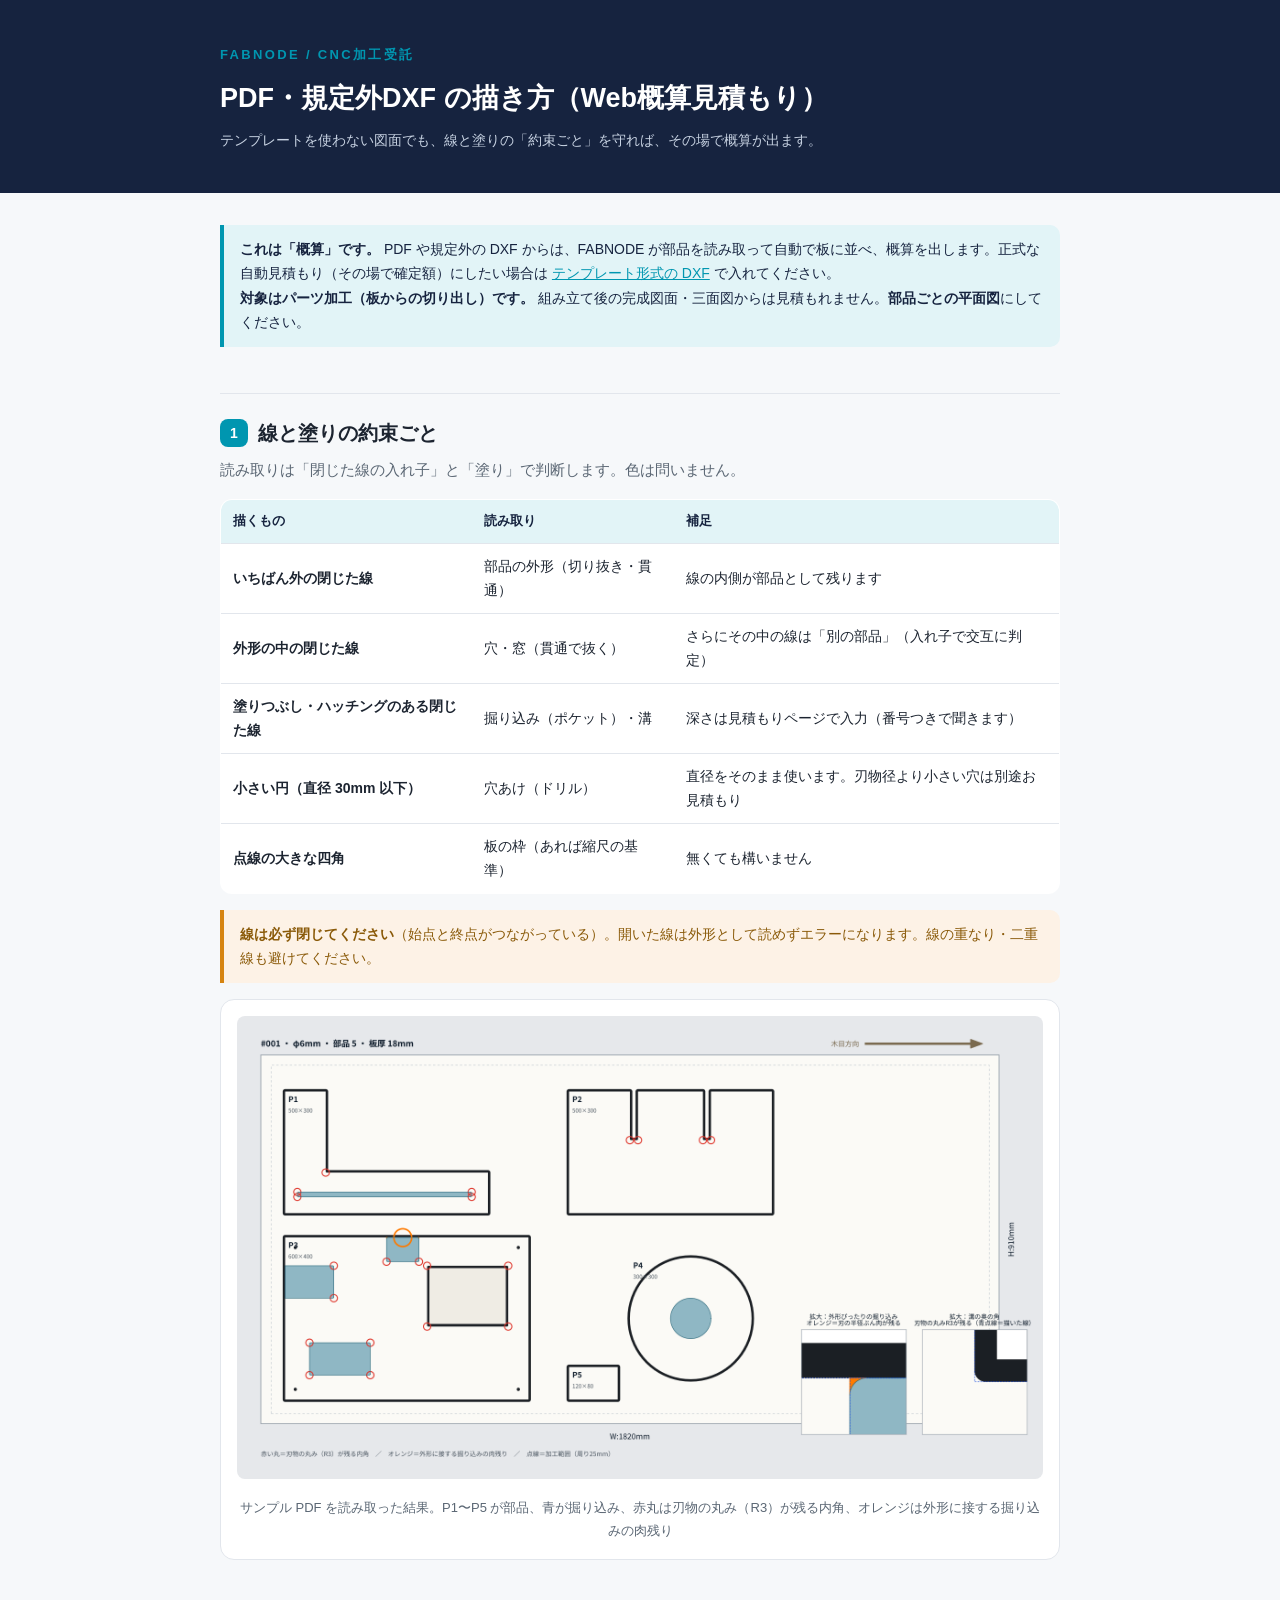
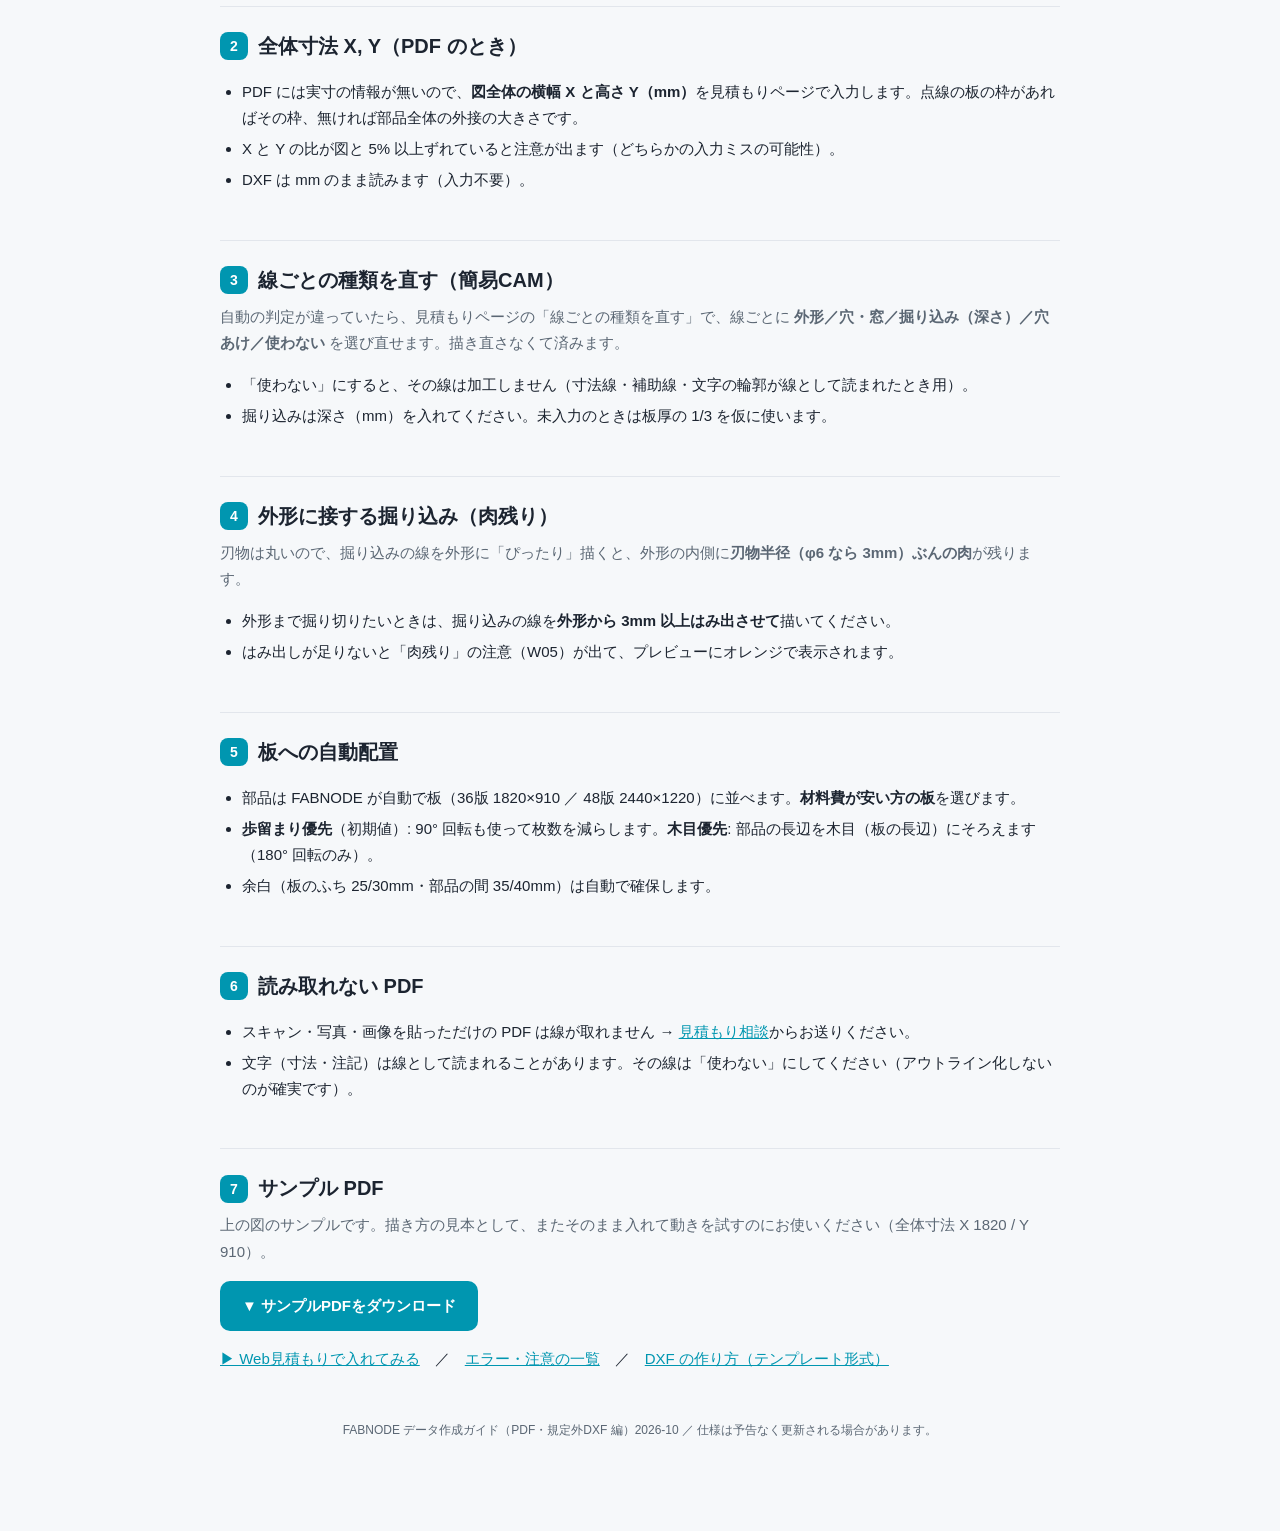
<file: howto-pdf.html>
<!DOCTYPE html>
<html lang="ja">
<head>
<meta charset="UTF-8">
<meta name="viewport" content="width=device-width, initial-scale=1.0">
<title>PDF・規定外DXF の描き方（Web概算見積もり）｜FABNODE</title>
<meta name="description" content="FABNODE の Web概算見積もりに入れる PDF・規定外 DXF の描き方。線＝外形と抜き、塗り＝掘り込み、小さい円＝穴あけ、全体寸法の入れ方。">
<meta name="robots" content="noindex">
<link rel="icon" href="data:image/svg+xml,<svg xmlns='http://www.w3.org/2000/svg' viewBox='0 0 100 100'><text y='.9em' font-size='90'>⚙</text></svg>">
<style>
  :root{--navy:#16233f;--navy2:#22345c;--cyan:#0096b0;--cyan-l:#e2f4f7;--ink:#1c2430;--mut:#5b6774;--line:#e2e6ec;--bg:#f6f8fa;--card:#fff;--red:#d0342c;--blue:#1e6fba;--green:#1d8348;--orange:#d68410}
  *{box-sizing:border-box}
  body{margin:0;font-family:-apple-system,"Hiragino Kaku Gothic ProN","Noto Sans JP",sans-serif;color:var(--ink);background:var(--bg);line-height:1.75;font-size:15px}
  .wrap{max-width:880px;margin:0 auto;padding:0 20px 90px}
  header{background:var(--navy);color:#fff;padding:44px 0 40px;margin-bottom:32px}
  header .wrap{padding-bottom:0}
  .brand{font-size:13px;letter-spacing:.18em;color:var(--cyan);font-weight:700}
  h1{font-size:27px;margin:8px 0 6px;font-weight:800}
  header p{margin:0;color:#c7d2e2;font-size:14px}
  h2{font-size:20px;margin:46px 0 6px;padding-top:22px;border-top:1px solid var(--line);display:flex;align-items:center;gap:10px}
  h2 .n{display:inline-flex;align-items:center;justify-content:center;width:28px;height:28px;background:var(--cyan);color:#fff;border-radius:8px;font-size:14px;font-weight:800;flex:0 0 auto}
  .lead{color:var(--mut);margin:6px 0 16px}
  .fig{background:var(--card);border:1px solid var(--line);border-radius:14px;padding:16px;margin:16px 0;text-align:center}
  .fig img{max-width:100%;height:auto;border-radius:8px}
  .cap{color:var(--mut);font-size:13px;margin-top:10px}
  table{width:100%;border-collapse:collapse;margin:12px 0;font-size:14px;background:var(--card);border:1px solid var(--line);border-radius:12px;overflow:hidden}
  th,td{padding:10px 12px;text-align:left;border-bottom:1px solid var(--line)}
  th{background:var(--cyan-l);color:var(--navy);font-weight:700;font-size:13px}
  code{background:#eef1f5;padding:2px 7px;border-radius:6px;font-family:"SF Mono",Menlo,monospace;font-size:13px;color:var(--navy2)}
  .note{background:var(--cyan-l);border-left:4px solid var(--cyan);border-radius:0 10px 10px 0;padding:12px 16px;margin:16px 0;font-size:14px;color:var(--navy)}
  .warn{background:#fdf2e6;border-left:4px solid var(--orange);border-radius:0 10px 10px 0;padding:12px 16px;margin:16px 0;font-size:14px;color:#8a5a09}
  ul{padding-left:22px}li{margin:5px 0}
  .dl{display:inline-flex;align-items:center;gap:8px;background:var(--cyan);color:#fff;text-decoration:none;font-weight:700;padding:12px 22px;border-radius:10px;font-size:15px}
  .foot{color:var(--mut);font-size:12px;text-align:center;margin-top:48px}
  .sw{display:inline-block;width:14px;height:14px;border-radius:3px;vertical-align:-2px;margin-right:6px;border:1px solid rgba(0,0,0,.2)}
  a{color:var(--cyan)}
</style>
</head>
<body>
<header><div class="wrap">
  <div class="brand">FABNODE / CNC加工受託</div>
  <h1>PDF・規定外DXF の描き方（Web概算見積もり）</h1>
  <p>テンプレートを使わない図面でも、線と塗りの「約束ごと」を守れば、その場で概算が出ます。</p>
</div></header>

<div class="wrap">

<div class="note"><b>これは「概算」です。</b> PDF や規定外の DXF からは、FABNODE が部品を読み取って自動で板に並べ、概算を出します。正式な自動見積もり（その場で確定額）にしたい場合は <a href="howto-dxf.html">テンプレート形式の DXF</a> で入れてください。<br>
<b>対象はパーツ加工（板からの切り出し）です。</b> 組み立て後の完成図面・三面図からは見積もれません。<b>部品ごとの平面図</b>にしてください。</div>

<h2><span class="n">1</span>線と塗りの約束ごと</h2>
<p class="lead">読み取りは「閉じた線の入れ子」と「塗り」で判断します。色は問いません。</p>
<table>
  <tr><th>描くもの</th><th>読み取り</th><th>補足</th></tr>
  <tr><td><b>いちばん外の閉じた線</b></td><td>部品の外形（切り抜き・貫通）</td><td>線の内側が部品として残ります</td></tr>
  <tr><td><b>外形の中の閉じた線</b></td><td>穴・窓（貫通で抜く）</td><td>さらにその中の線は「別の部品」（入れ子で交互に判定）</td></tr>
  <tr><td><b>塗りつぶし・ハッチングのある閉じた線</b></td><td>掘り込み（ポケット）・溝</td><td>深さは見積もりページで入力（番号つきで聞きます）</td></tr>
  <tr><td><b>小さい円（直径 30mm 以下）</b></td><td>穴あけ（ドリル）</td><td>直径をそのまま使います。刃物径より小さい穴は別途お見積もり</td></tr>
  <tr><td><b>点線の大きな四角</b></td><td>板の枠（あれば縮尺の基準）</td><td>無くても構いません</td></tr>
</table>
<div class="warn"><b>線は必ず閉じてください</b>（始点と終点がつながっている）。開いた線は外形として読めずエラーになります。線の重なり・二重線も避けてください。</div>

<div class="fig">
  <img src="images/pdf_preview_sample.png" alt="サンプルPDFの読み取り結果：P1〜P5 の部品、掘り込み（青）、刃物の丸みが残る内角（赤丸）、肉残り（オレンジ）">
  <div class="cap">サンプル PDF を読み取った結果。P1〜P5 が部品、青が掘り込み、赤丸は刃物の丸み（R3）が残る内角、オレンジは外形に接する掘り込みの肉残り</div>
</div>

<h2><span class="n">2</span>全体寸法 X, Y（PDF のとき）</h2>
<ul>
  <li>PDF には実寸の情報が無いので、<b>図全体の横幅 X と高さ Y（mm）</b>を見積もりページで入力します。点線の板の枠があればその枠、無ければ部品全体の外接の大きさです。</li>
  <li>X と Y の比が図と 5% 以上ずれていると注意が出ます（どちらかの入力ミスの可能性）。</li>
  <li>DXF は mm のまま読みます（入力不要）。</li>
</ul>

<h2><span class="n">3</span>線ごとの種類を直す（簡易CAM）</h2>
<p class="lead">自動の判定が違っていたら、見積もりページの「線ごとの種類を直す」で、線ごとに <b>外形／穴・窓／掘り込み（深さ）／穴あけ／使わない</b> を選び直せます。描き直さなくて済みます。</p>
<ul>
  <li>「使わない」にすると、その線は加工しません（寸法線・補助線・文字の輪郭が線として読まれたとき用）。</li>
  <li>掘り込みは深さ（mm）を入れてください。未入力のときは板厚の 1/3 を仮に使います。</li>
</ul>

<h2><span class="n">4</span>外形に接する掘り込み（肉残り）</h2>
<p class="lead">刃物は丸いので、掘り込みの線を外形に「ぴったり」描くと、外形の内側に<b>刃物半径（φ6 なら 3mm）ぶんの肉</b>が残ります。</p>
<ul>
  <li>外形まで掘り切りたいときは、掘り込みの線を<b>外形から 3mm 以上はみ出させて</b>描いてください。</li>
  <li>はみ出しが足りないと「肉残り」の注意（W05）が出て、プレビューにオレンジで表示されます。</li>
</ul>

<h2><span class="n">5</span>板への自動配置</h2>
<ul>
  <li>部品は FABNODE が自動で板（36版 1820×910 ／ 48版 2440×1220）に並べます。<b>材料費が安い方の板</b>を選びます。</li>
  <li><b>歩留まり優先</b>（初期値）: 90° 回転も使って枚数を減らします。<b>木目優先</b>: 部品の長辺を木目（板の長辺）にそろえます（180° 回転のみ）。</li>
  <li>余白（板のふち 25/30mm・部品の間 35/40mm）は自動で確保します。</li>
</ul>

<h2><span class="n">6</span>読み取れない PDF</h2>
<ul>
  <li>スキャン・写真・画像を貼っただけの PDF は線が取れません → <a href="estimate.html">見積もり相談</a>からお送りください。</li>
  <li>文字（寸法・注記）は線として読まれることがあります。その線は「使わない」にしてください（アウトライン化しないのが確実です）。</li>
</ul>

<h2><span class="n">7</span>サンプル PDF</h2>
<p class="lead">上の図のサンプルです。描き方の見本として、またそのまま入れて動きを試すのにお使いください（全体寸法 X 1820 / Y 910）。</p>
<p><a class="dl" href="downloads/FABNODE_SamplePDF.pdf" download>▼ サンプルPDFをダウンロード</a></p>
<p style="margin-top:14px"><a href="estimate.html">▶ Web見積もりで入れてみる</a>　／　<a href="errors.html">エラー・注意の一覧</a>　／　<a href="howto-dxf.html">DXF の作り方（テンプレート形式）</a></p>

<div class="foot">FABNODE データ作成ガイド（PDF・規定外DXF 編）2026-10 ／ 仕様は予告なく更新される場合があります。</div>
</div>
</body>
</html>
</file>
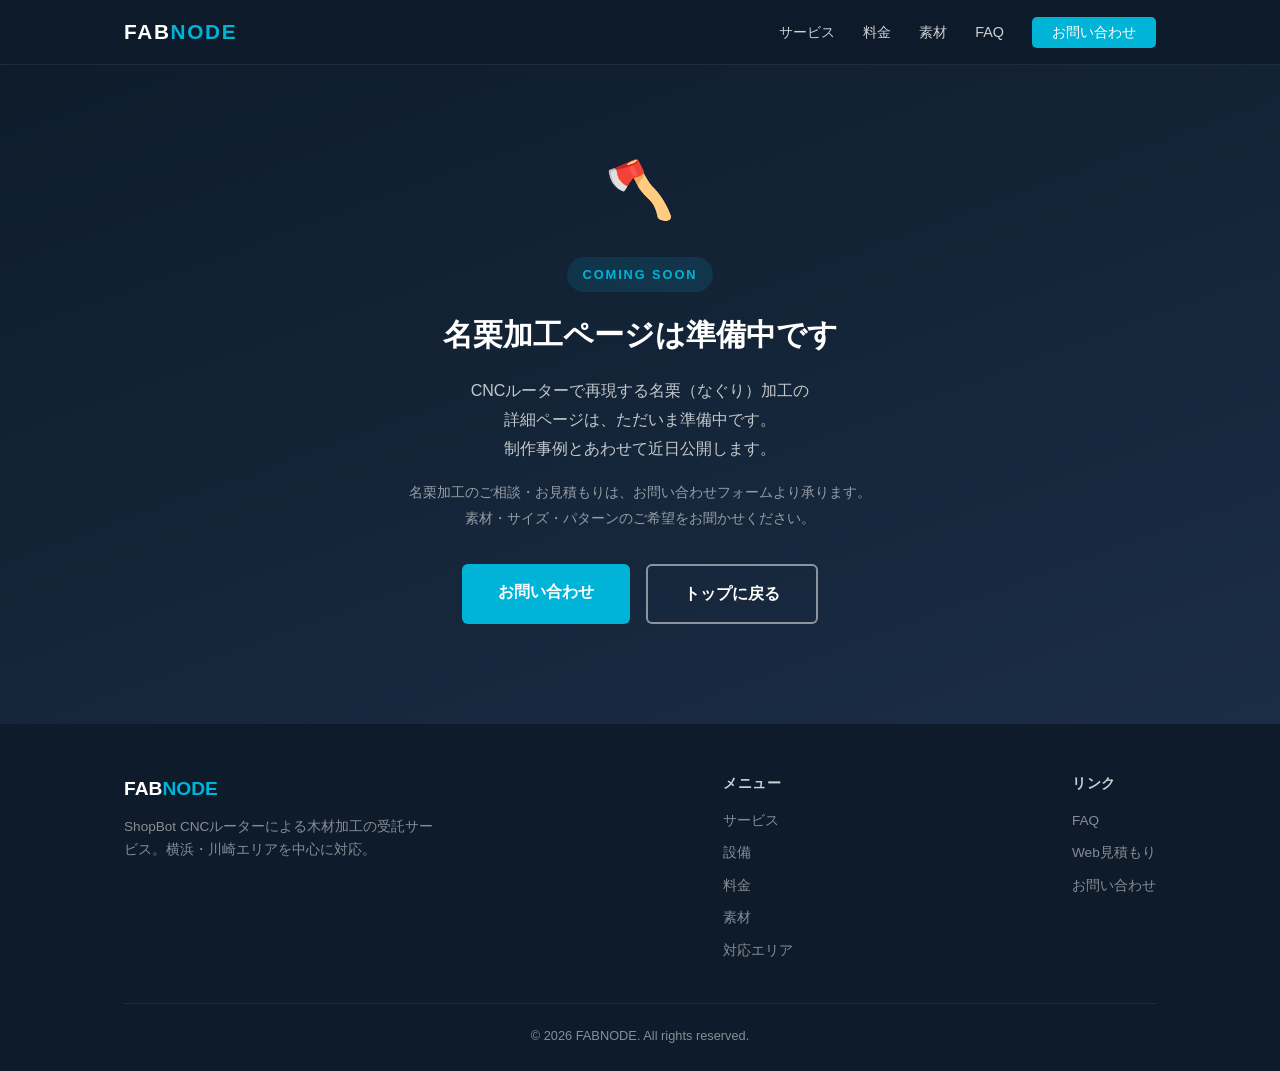
<file: naguri.html>
<!DOCTYPE html>
<html lang="ja">
<head>
  <meta charset="UTF-8">
  <meta name="viewport" content="width=device-width, initial-scale=1.0">
  <title>名栗加工（準備中） — FABNODE</title>
  <meta name="description" content="FABNODEの名栗（なぐり）加工ページは現在準備中です。CNCルーターによる名栗加工のご相談はお問い合わせフォームより承ります。">
  <meta name="robots" content="noindex">
  <link rel="stylesheet" href="css/style.css">
  <link rel="icon" href="data:image/svg+xml,<svg xmlns='http://www.w3.org/2000/svg' viewBox='0 0 100 100'><text y='.9em' font-size='90'>⚙</text></svg>">
  <!-- Google Analytics (GA4) -->
  <script async src="https://www.googletagmanager.com/gtag/js?id=G-3MPX3DD8X1"></script>
  <script>
    window.dataLayer = window.dataLayer || [];
    function gtag(){dataLayer.push(arguments);}
    gtag('js', new Date());
    gtag('config', 'G-3MPX3DD8X1');
  </script>
</head>
<body>

  <!-- Header -->
  <header class="header">
    <div class="container">
      <a href="/" class="logo">FAB<span>NODE</span></a>
      <nav>
        <ul class="nav-links" id="navLinks">
          <li><a href="index.html#service">サービス</a></li>
          <li><a href="index.html#pricing">料金</a></li>
          <li><a href="index.html#materials">素材</a></li>
          <li><a href="faq.html">FAQ</a></li>
          <li><a href="contact.html" class="nav-cta">お問い合わせ</a></li>
        </ul>
      </nav>
      <button class="nav-toggle" id="navToggle" aria-label="メニュー">
        <span></span><span></span><span></span>
      </button>
    </div>
  </header>

  <!-- Coming Soon -->
  <section class="coming-soon">
    <div class="container">
      <div class="coming-soon__icon">🪓</div>
      <span class="coming-soon__label">Coming Soon</span>
      <h1>名栗加工ページは準備中です</h1>
      <p>
        CNCルーターで再現する名栗（なぐり）加工の<br>
        詳細ページは、ただいま準備中です。<br>
        制作事例とあわせて近日公開します。
      </p>
      <p class="coming-soon__sub">
        名栗加工のご相談・お見積もりは、お問い合わせフォームより承ります。<br>
        素材・サイズ・パターンのご希望をお聞かせください。
      </p>
      <div class="cta-buttons">
        <a href="contact.html" class="btn btn-primary">お問い合わせ</a>
        <a href="index.html" class="btn btn-outline">トップに戻る</a>
      </div>
    </div>
  </section>

  <!-- Footer -->
  <footer class="footer">
    <div class="container">
      <div class="footer-content">
        <div>
          <div class="footer-brand">FAB<span>NODE</span></div>
          <p class="footer-desc">ShopBot CNCルーターによる木材加工の受託サービス。横浜・川崎エリアを中心に対応。</p>
        </div>
        <div class="footer-links">
          <h4>メニュー</h4>
          <a href="index.html#service">サービス</a>
          <a href="index.html#equipment">設備</a>
          <a href="index.html#pricing">料金</a>
          <a href="index.html#materials">素材</a>
          <a href="index.html#area">対応エリア</a>
        </div>
        <div class="footer-links">
          <h4>リンク</h4>
          <a href="faq.html">FAQ</a>
          <a href="estimate.html">Web見積もり</a>
          <a href="contact.html">お問い合わせ</a>
        </div>
      </div>
      <div class="footer-bottom">
        &copy; 2026 FABNODE. All rights reserved.
      </div>
    </div>
  </footer>

  <script>
    const toggle = document.getElementById('navToggle');
    const links = document.getElementById('navLinks');
    toggle.addEventListener('click', () => links.classList.toggle('active'));
    links.querySelectorAll('a').forEach(a => a.addEventListener('click', () => links.classList.remove('active')));
    window.addEventListener('scroll', () => {
      document.querySelector('.header').style.boxShadow = window.scrollY > 10 ? '0 2px 20px rgba(0,0,0,0.15)' : 'none';
    });
  </script>

</body>
</html>
</file>
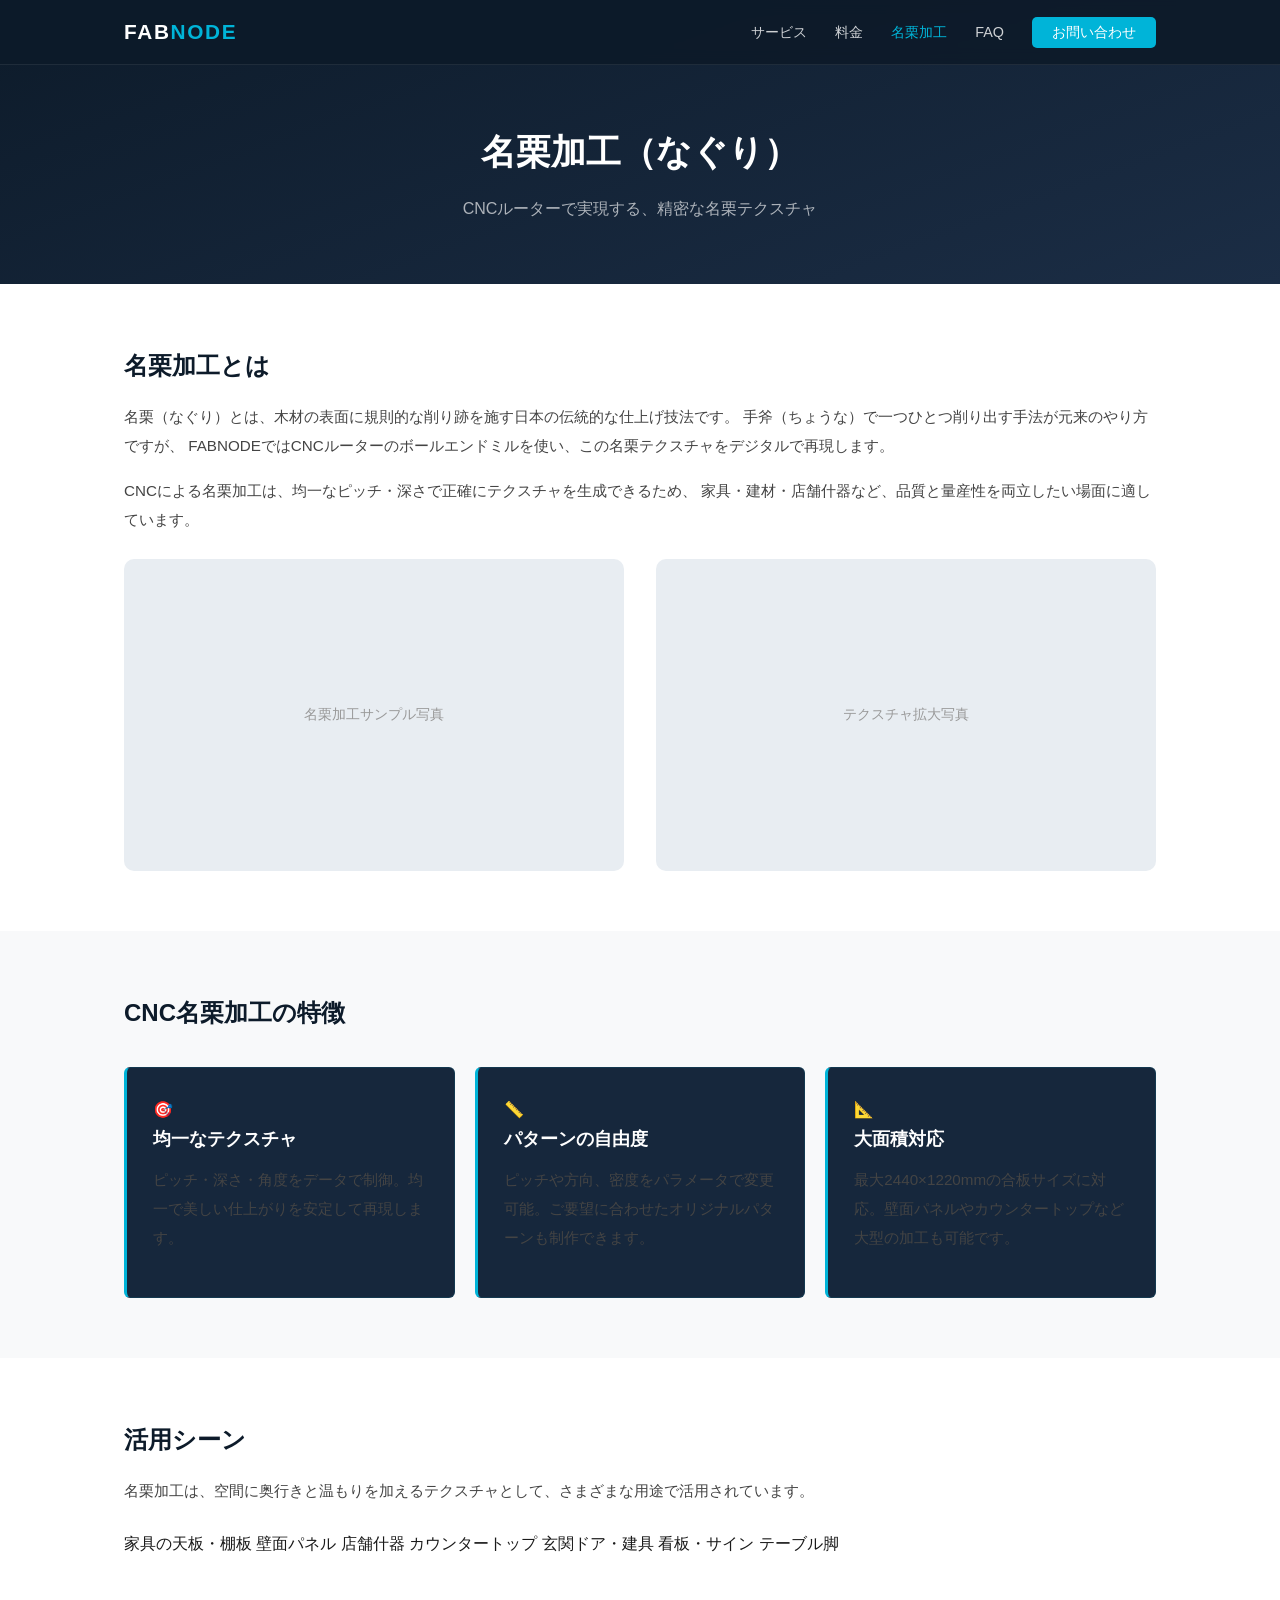
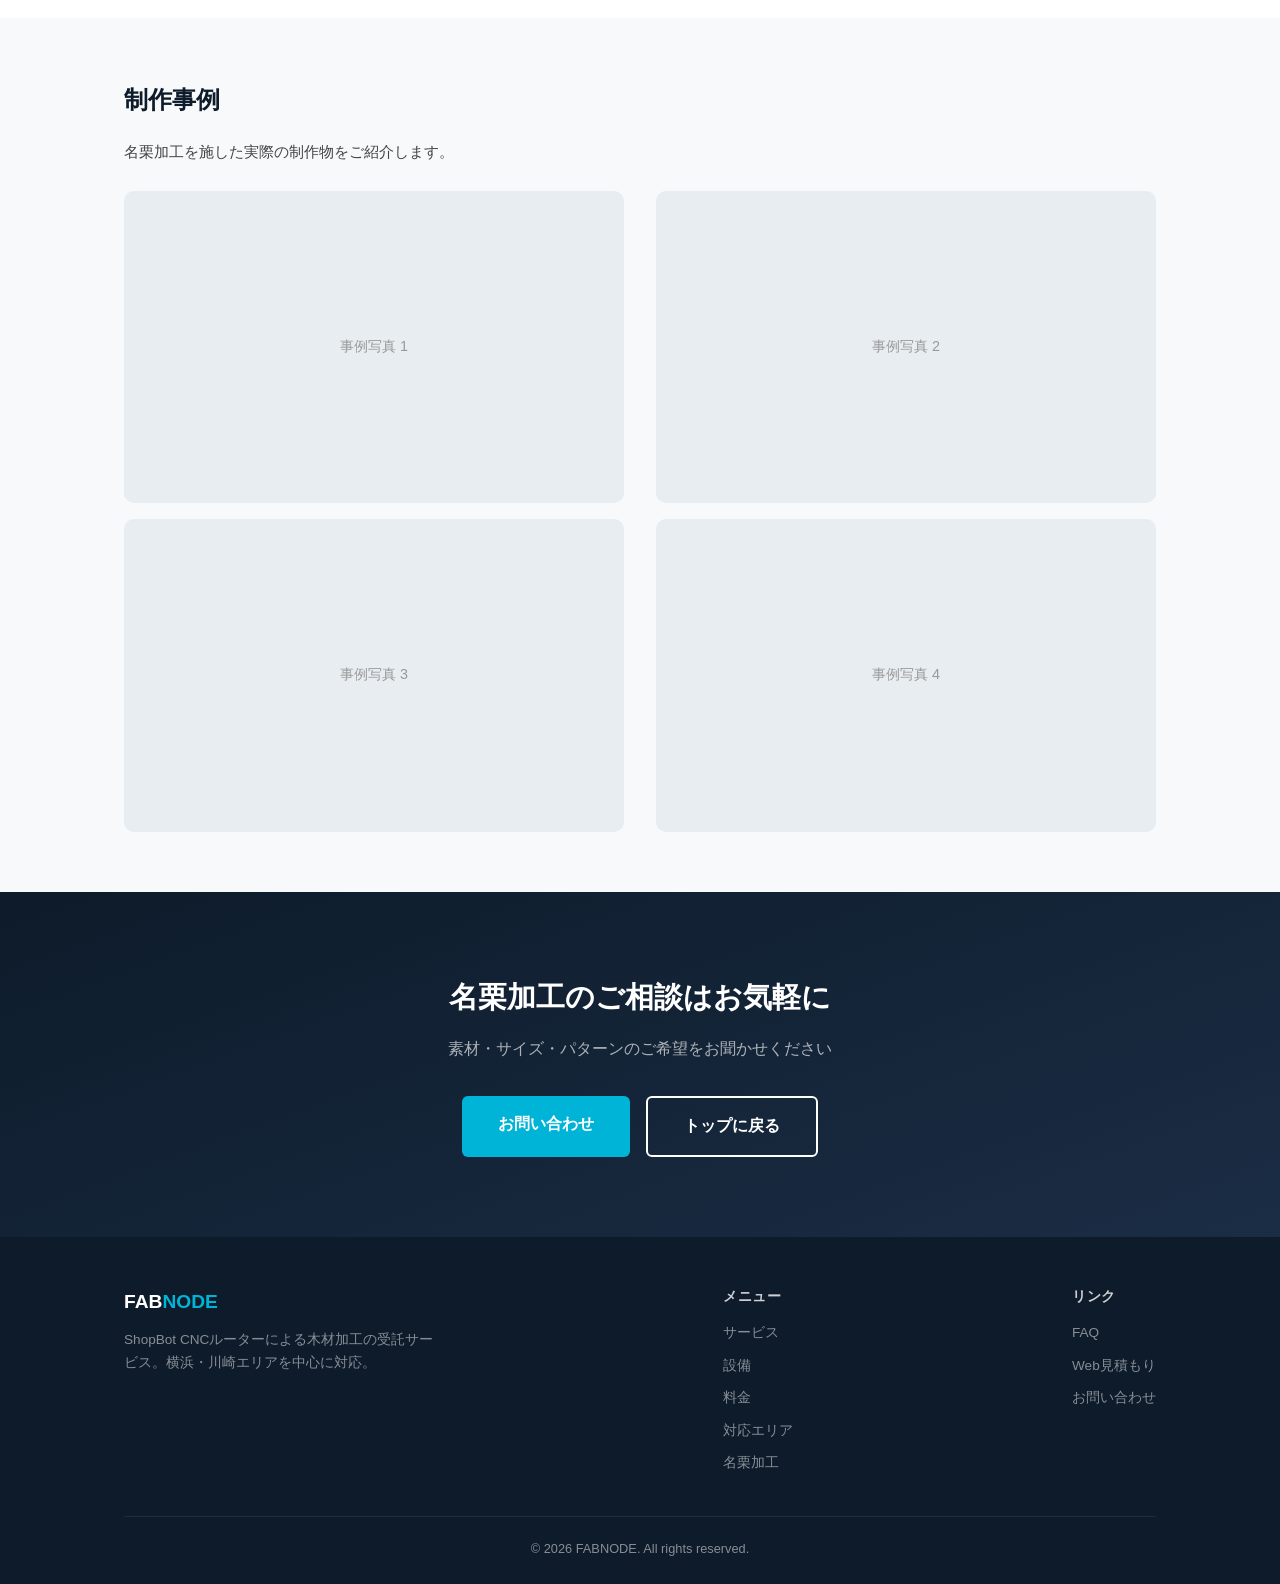
<file: naguri_full.html>
<!DOCTYPE html>
<html lang="ja">
<head>
  <meta charset="UTF-8">
  <meta name="viewport" content="width=device-width, initial-scale=1.0">
  <title>名栗加工 — FABNODE</title>
  <meta name="description" content="CNCルーターによる名栗（なぐり）加工。伝統的な表面仕上げをデジタルファブリケーションで正確に再現。家具・建材・店舗什器に。">
  <link rel="stylesheet" href="css/style.css">
  <link rel="icon" href="data:image/svg+xml,<svg xmlns='http://www.w3.org/2000/svg' viewBox='0 0 100 100'><text y='.9em' font-size='90'>⚙</text></svg>">
  <!-- Google Analytics (GA4) -->
  <script async src="https://www.googletagmanager.com/gtag/js?id=G-3MPX3DD8X1"></script>
  <script>
    window.dataLayer = window.dataLayer || [];
    function gtag(){dataLayer.push(arguments);}
    gtag('js', new Date());
    gtag('config', 'G-3MPX3DD8X1');
  </script>
</head>
<body>

  <!-- Header -->
  <header class="header">
    <div class="container">
      <a href="/" class="logo">FAB<span>NODE</span></a>
      <nav>
        <ul class="nav-links" id="navLinks">
          <li><a href="index.html#service">サービス</a></li>
          <li><a href="index.html#pricing">料金</a></li>
          <li><a href="naguri.html" style="color:#00B4D8;">名栗加工</a></li>
          <li><a href="faq.html">FAQ</a></li>
          <li><a href="contact.html" class="nav-cta">お問い合わせ</a></li>
        </ul>
      </nav>
      <button class="nav-toggle" id="navToggle" aria-label="メニュー">
        <span></span><span></span><span></span>
      </button>
    </div>
  </header>

  <!-- Page Hero -->
  <section class="page-hero">
    <div class="container">
      <h1>名栗加工（なぐり）</h1>
      <p>CNCルーターで実現する、精密な名栗テクスチャ</p>
    </div>
  </section>

  <!-- About Naguri -->
  <section class="content-section">
    <div class="container">
      <h2>名栗加工とは</h2>
      <p>
        名栗（なぐり）とは、木材の表面に規則的な削り跡を施す日本の伝統的な仕上げ技法です。
        手斧（ちょうな）で一つひとつ削り出す手法が元来のやり方ですが、
        FABNODEではCNCルーターのボールエンドミルを使い、この名栗テクスチャをデジタルで再現します。
      </p>
      <p>
        CNCによる名栗加工は、均一なピッチ・深さで正確にテクスチャを生成できるため、
        家具・建材・店舗什器など、品質と量産性を両立したい場面に適しています。
      </p>
      <div class="content-grid">
        <div class="content-image">
          <!-- 名栗加工写真 -->
          名栗加工サンプル写真
        </div>
        <div class="content-image">
          <!-- 名栗テクスチャ拡大写真 -->
          テクスチャ拡大写真
        </div>
      </div>
    </div>
  </section>

  <!-- Features -->
  <section class="content-section" style="background:#f8f9fa;">
    <div class="container">
      <h2>CNC名栗加工の特徴</h2>
      <div class="feature-grid" style="margin-top:32px;">
        <div class="feature-card">
          <div class="feature-icon">🎯</div>
          <h3>均一なテクスチャ</h3>
          <p>ピッチ・深さ・角度をデータで制御。均一で美しい仕上がりを安定して再現します。</p>
        </div>
        <div class="feature-card">
          <div class="feature-icon">📏</div>
          <h3>パターンの自由度</h3>
          <p>ピッチや方向、密度をパラメータで変更可能。ご要望に合わせたオリジナルパターンも制作できます。</p>
        </div>
        <div class="feature-card">
          <div class="feature-icon">📐</div>
          <h3>大面積対応</h3>
          <p>最大2440×1220mmの合板サイズに対応。壁面パネルやカウンタートップなど大型の加工も可能です。</p>
        </div>
      </div>
    </div>
  </section>

  <!-- Use Cases -->
  <section class="content-section">
    <div class="container">
      <h2>活用シーン</h2>
      <p>名栗加工は、空間に奥行きと温もりを加えるテクスチャとして、さまざまな用途で活用されています。</p>
      <div class="material-tags" style="margin-top:24px;">
        <span class="material-tag">家具の天板・棚板</span>
        <span class="material-tag">壁面パネル</span>
        <span class="material-tag">店舗什器</span>
        <span class="material-tag">カウンタートップ</span>
        <span class="material-tag">玄関ドア・建具</span>
        <span class="material-tag">看板・サイン</span>
        <span class="material-tag">テーブル脚</span>
      </div>
    </div>
  </section>

  <!-- Gallery Placeholder -->
  <section class="content-section" style="background:#f8f9fa;">
    <div class="container">
      <h2>制作事例</h2>
      <p>名栗加工を施した実際の制作物をご紹介します。</p>
      <div class="content-grid" style="margin-top:24px;">
        <div class="content-image">事例写真 1</div>
        <div class="content-image">事例写真 2</div>
      </div>
      <div class="content-grid" style="margin-top:16px;">
        <div class="content-image">事例写真 3</div>
        <div class="content-image">事例写真 4</div>
      </div>
    </div>
  </section>

  <!-- CTA -->
  <section class="cta-section">
    <div class="container">
      <h2>名栗加工のご相談はお気軽に</h2>
      <p>素材・サイズ・パターンのご希望をお聞かせください</p>
      <div class="cta-buttons">
        <a href="contact.html" class="btn btn-primary">お問い合わせ</a>
        <a href="index.html" class="btn btn-outline" style="border-color:#fff; color:#fff;">トップに戻る</a>
      </div>
    </div>
  </section>

  <!-- Footer -->
  <footer class="footer">
    <div class="container">
      <div class="footer-content">
        <div>
          <div class="footer-brand">FAB<span>NODE</span></div>
          <p class="footer-desc">ShopBot CNCルーターによる木材加工の受託サービス。横浜・川崎エリアを中心に対応。</p>
        </div>
        <div class="footer-links">
          <h4>メニュー</h4>
          <a href="index.html#service">サービス</a>
          <a href="index.html#equipment">設備</a>
          <a href="index.html#pricing">料金</a>
          <a href="index.html#area">対応エリア</a>
          <a href="naguri.html">名栗加工</a>
        </div>
        <div class="footer-links">
          <h4>リンク</h4>
          <a href="faq.html">FAQ</a>
          <a href="estimate.html">Web見積もり</a>
          <a href="contact.html">お問い合わせ</a>
        </div>
      </div>
      <div class="footer-bottom">
        &copy; 2026 FABNODE. All rights reserved.
      </div>
    </div>
  </footer>

  <script>
    const toggle = document.getElementById('navToggle');
    const links = document.getElementById('navLinks');
    toggle.addEventListener('click', () => links.classList.toggle('active'));
    links.querySelectorAll('a').forEach(a => a.addEventListener('click', () => links.classList.remove('active')));
    window.addEventListener('scroll', () => {
      document.querySelector('.header').style.boxShadow = window.scrollY > 10 ? '0 2px 20px rgba(0,0,0,0.15)' : 'none';
    });
  </script>

</body>
</html>
</file>
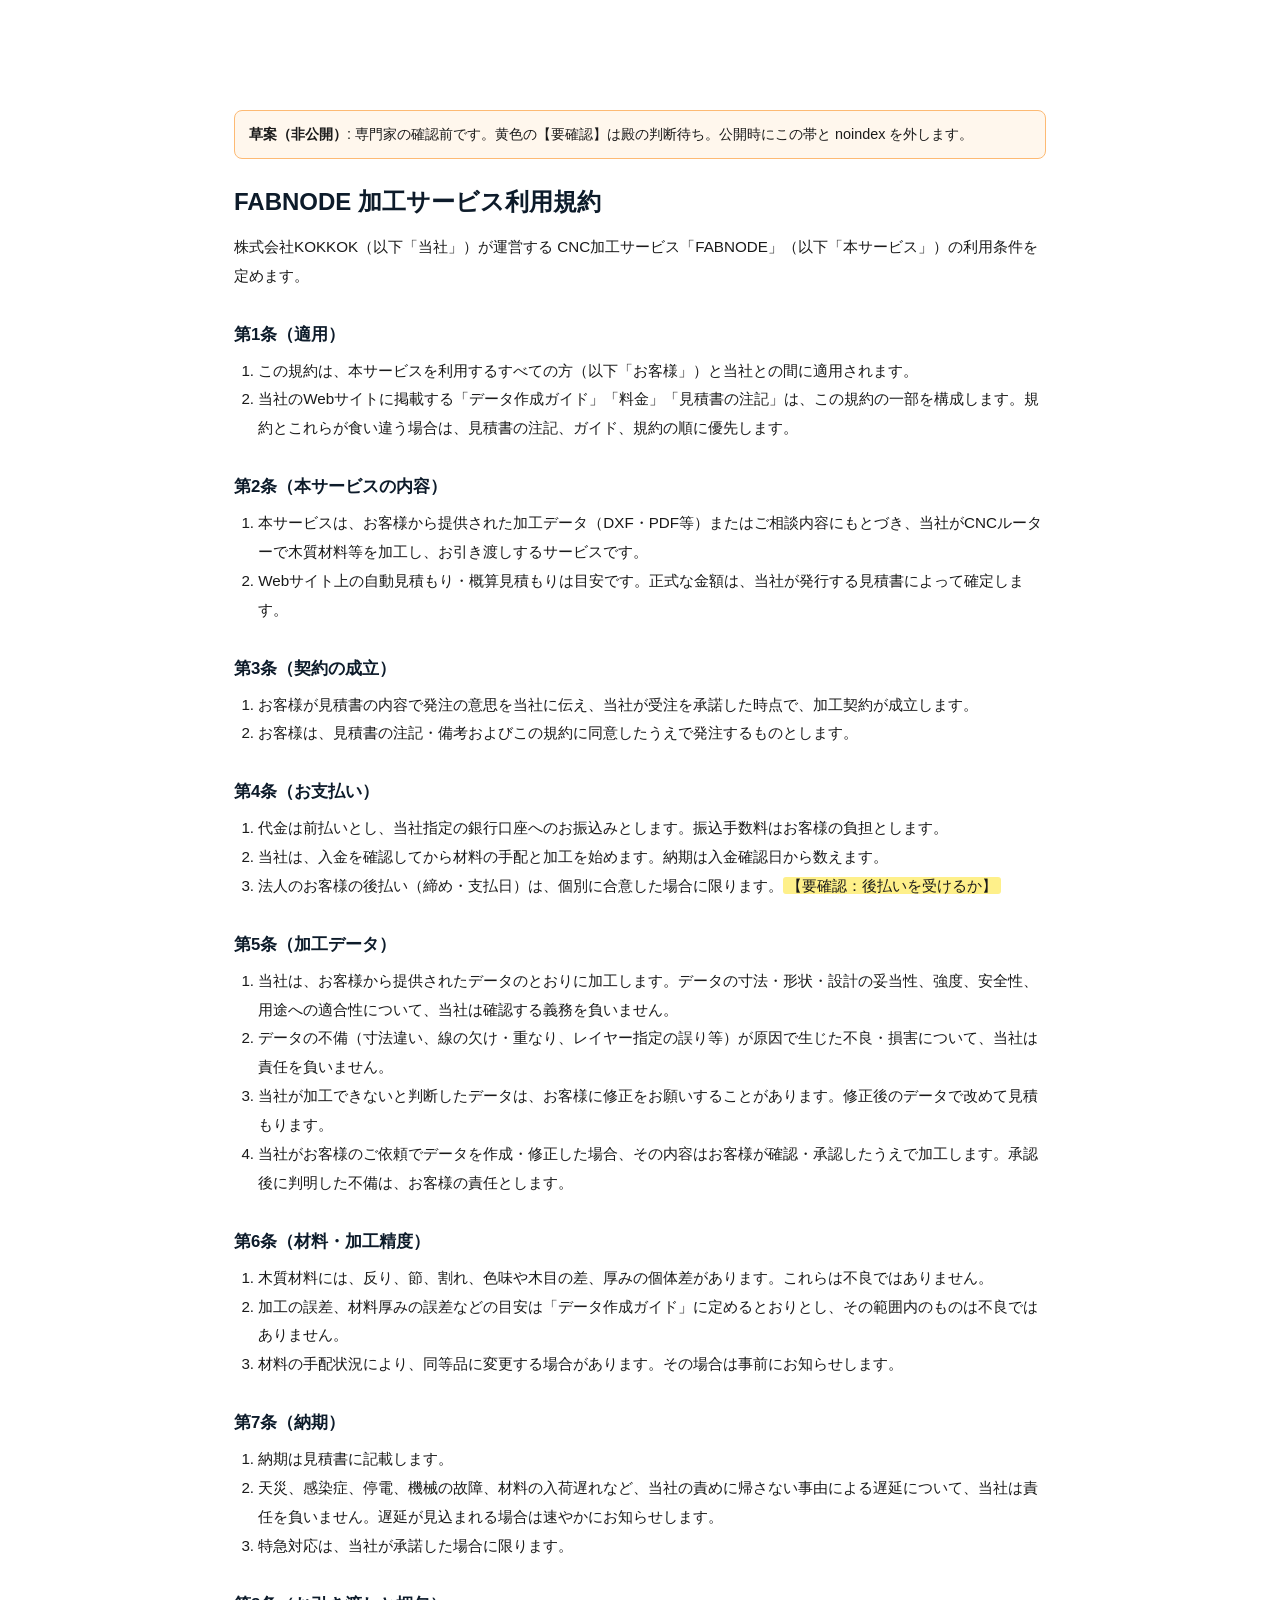
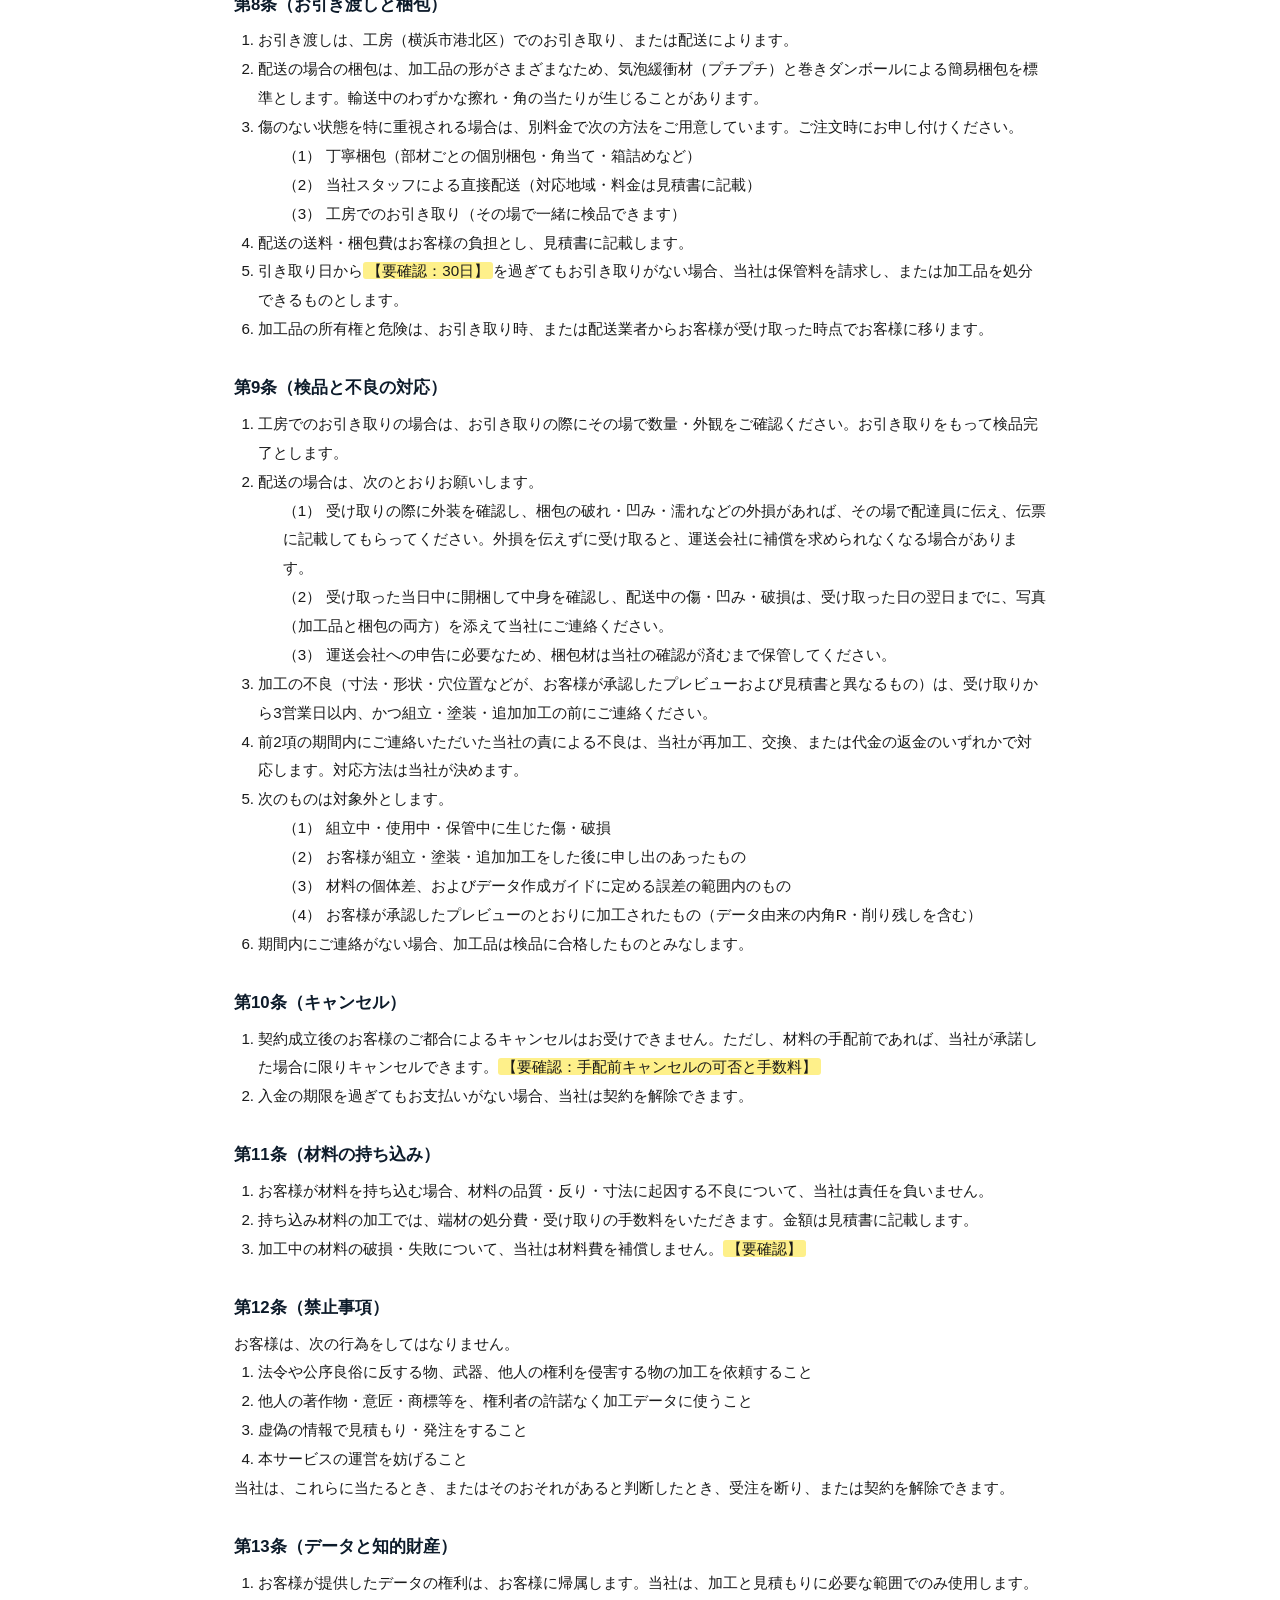
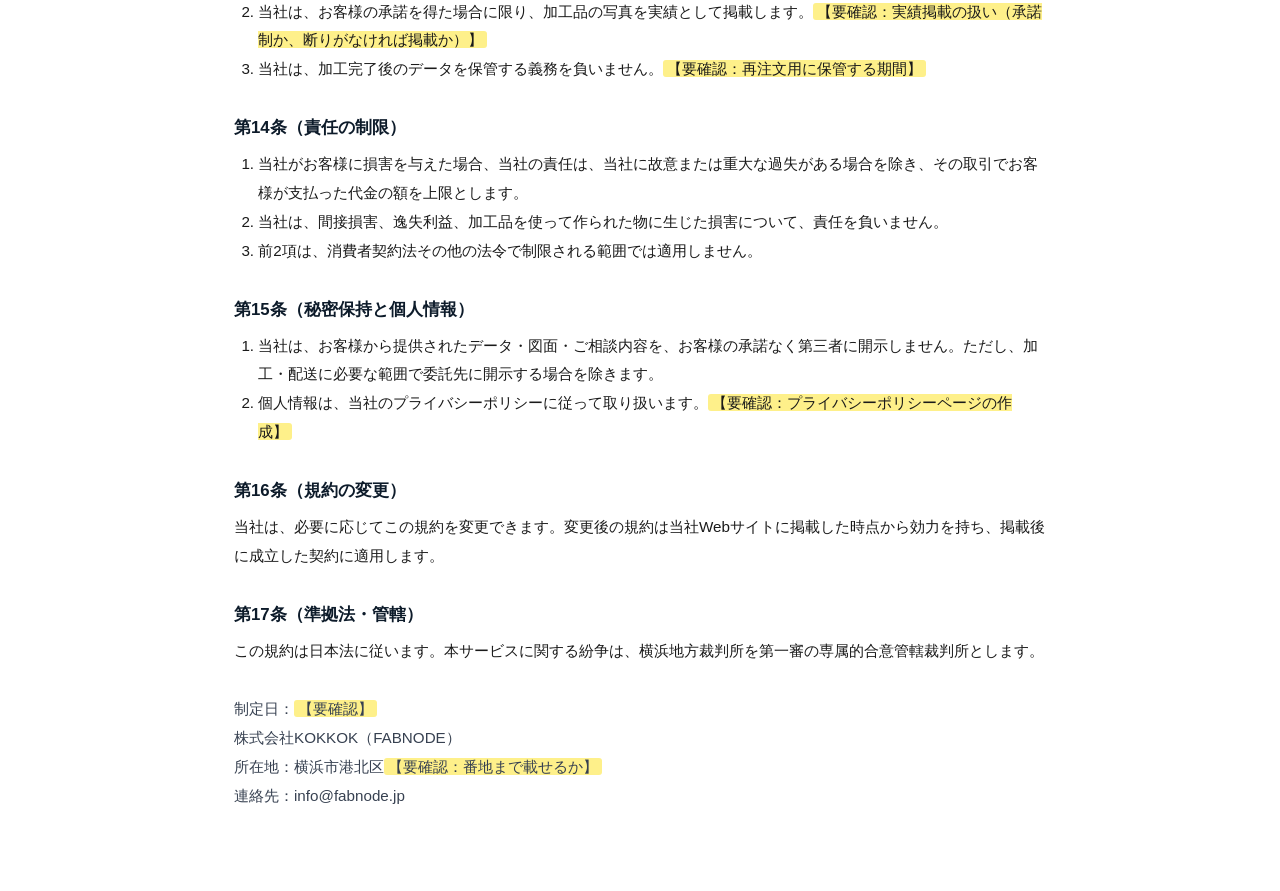
<file: terms.html>
<!DOCTYPE html>
<html lang="ja">
<head>
<meta charset="UTF-8"><meta name="viewport" content="width=device-width, initial-scale=1.0">
<title>FABNODE 加工サービス利用規約（草案）</title>
<meta name="robots" content="noindex, nofollow">
<link rel="stylesheet" href="css/style.css">
<style>
  .tm-wrap{max-width:860px;margin:0 auto;padding:110px 24px 80px;font-size:.95rem;line-height:1.9}
  .tm-wrap h1{font-size:1.5rem;color:#0D1B2A;margin-bottom:8px}
  .tm-wrap h2{font-size:1.05rem;margin:28px 0 6px;color:#0D1B2A}
  .tm-draft{background:#fff7ed;border:1px solid #fdba74;border-radius:8px;padding:10px 14px;margin-bottom:20px;font-size:.9rem}
  ol.art{padding-left:1.6em} ol.sub{padding-left:1.6em;list-style:none} ol.sub li::before{content:"（" counter(list-item) "）";margin-right:.3em}
  .todo{background:#fef08a;padding:0 4px;border-radius:3px}
  .tm-closing{margin-top:30px;color:#374151}
</style>
</head>
<body>
<div class="tm-wrap">
<div class="tm-draft"><b>草案（非公開）</b>: 専門家の確認前です。黄色の【要確認】は殿の判断待ち。公開時にこの帯と noindex を外します。</div>
<h1>FABNODE 加工サービス利用規約</h1>
<p>株式会社KOKKOK（以下「当社」）が運営する CNC加工サービス「FABNODE」（以下「本サービス」）の利用条件を定めます。</p>
<h2>第1条（適用）</h2>
<ol class="art">
<li>この規約は、本サービスを利用するすべての方（以下「お客様」）と当社との間に適用されます。</li>
<li>当社のWebサイトに掲載する「データ作成ガイド」「料金」「見積書の注記」は、この規約の一部を構成します。規約とこれらが食い違う場合は、見積書の注記、ガイド、規約の順に優先します。</li>
</ol>
<h2>第2条（本サービスの内容）</h2>
<ol class="art">
<li>本サービスは、お客様から提供された加工データ（DXF・PDF等）またはご相談内容にもとづき、当社がCNCルーターで木質材料等を加工し、お引き渡しするサービスです。</li>
<li>Webサイト上の自動見積もり・概算見積もりは目安です。正式な金額は、当社が発行する見積書によって確定します。</li>
</ol>
<h2>第3条（契約の成立）</h2>
<ol class="art">
<li>お客様が見積書の内容で発注の意思を当社に伝え、当社が受注を承諾した時点で、加工契約が成立します。</li>
<li>お客様は、見積書の注記・備考およびこの規約に同意したうえで発注するものとします。</li>
</ol>
<h2>第4条（お支払い）</h2>
<ol class="art">
<li>代金は前払いとし、当社指定の銀行口座へのお振込みとします。振込手数料はお客様の負担とします。</li>
<li>当社は、入金を確認してから材料の手配と加工を始めます。納期は入金確認日から数えます。</li>
<li>法人のお客様の後払い（締め・支払日）は、個別に合意した場合に限ります。<span class="todo">【要確認：後払いを受けるか】</span></li>
</ol>
<h2>第5条（加工データ）</h2>
<ol class="art">
<li>当社は、お客様から提供されたデータのとおりに加工します。データの寸法・形状・設計の妥当性、強度、安全性、用途への適合性について、当社は確認する義務を負いません。</li>
<li>データの不備（寸法違い、線の欠け・重なり、レイヤー指定の誤り等）が原因で生じた不良・損害について、当社は責任を負いません。</li>
<li>当社が加工できないと判断したデータは、お客様に修正をお願いすることがあります。修正後のデータで改めて見積もります。</li>
<li>当社がお客様のご依頼でデータを作成・修正した場合、その内容はお客様が確認・承認したうえで加工します。承認後に判明した不備は、お客様の責任とします。</li>
</ol>
<h2>第6条（材料・加工精度）</h2>
<ol class="art">
<li>木質材料には、反り、節、割れ、色味や木目の差、厚みの個体差があります。これらは不良ではありません。</li>
<li>加工の誤差、材料厚みの誤差などの目安は「データ作成ガイド」に定めるとおりとし、その範囲内のものは不良ではありません。</li>
<li>材料の手配状況により、同等品に変更する場合があります。その場合は事前にお知らせします。</li>
</ol>
<h2>第7条（納期）</h2>
<ol class="art">
<li>納期は見積書に記載します。</li>
<li>天災、感染症、停電、機械の故障、材料の入荷遅れなど、当社の責めに帰さない事由による遅延について、当社は責任を負いません。遅延が見込まれる場合は速やかにお知らせします。</li>
<li>特急対応は、当社が承諾した場合に限ります。</li>
</ol>
<h2>第8条（お引き渡しと梱包）</h2>
<ol class="art">
<li>お引き渡しは、工房（横浜市港北区）でのお引き取り、または配送によります。</li>
<li>配送の場合の梱包は、加工品の形がさまざまなため、気泡緩衝材（プチプチ）と巻きダンボールによる簡易梱包を標準とします。輸送中のわずかな擦れ・角の当たりが生じることがあります。</li>
<li>傷のない状態を特に重視される場合は、別料金で次の方法をご用意しています。ご注文時にお申し付けください。
<ol class="sub">
<li>丁寧梱包（部材ごとの個別梱包・角当て・箱詰めなど）</li>
<li>当社スタッフによる直接配送（対応地域・料金は見積書に記載）</li>
<li>工房でのお引き取り（その場で一緒に検品できます）</li>
</ol></li>
<li>配送の送料・梱包費はお客様の負担とし、見積書に記載します。</li>
<li>引き取り日から<span class="todo">【要確認：30日】</span>を過ぎてもお引き取りがない場合、当社は保管料を請求し、または加工品を処分できるものとします。</li>
<li>加工品の所有権と危険は、お引き取り時、または配送業者からお客様が受け取った時点でお客様に移ります。</li>
</ol>
<h2>第9条（検品と不良の対応）</h2>
<ol class="art">
<li>工房でのお引き取りの場合は、お引き取りの際にその場で数量・外観をご確認ください。お引き取りをもって検品完了とします。</li>
<li>配送の場合は、次のとおりお願いします。
<ol class="sub">
<li>受け取りの際に外装を確認し、梱包の破れ・凹み・濡れなどの外損があれば、その場で配達員に伝え、伝票に記載してもらってください。外損を伝えずに受け取ると、運送会社に補償を求められなくなる場合があります。</li>
<li>受け取った当日中に開梱して中身を確認し、配送中の傷・凹み・破損は、受け取った日の翌日までに、写真（加工品と梱包の両方）を添えて当社にご連絡ください。</li>
<li>運送会社への申告に必要なため、梱包材は当社の確認が済むまで保管してください。</li>
</ol></li>
<li>加工の不良（寸法・形状・穴位置などが、お客様が承認したプレビューおよび見積書と異なるもの）は、受け取りから3営業日以内、かつ組立・塗装・追加加工の前にご連絡ください。</li>
<li>前2項の期間内にご連絡いただいた当社の責による不良は、当社が再加工、交換、または代金の返金のいずれかで対応します。対応方法は当社が決めます。</li>
<li>次のものは対象外とします。
<ol class="sub">
<li>組立中・使用中・保管中に生じた傷・破損</li>
<li>お客様が組立・塗装・追加加工をした後に申し出のあったもの</li>
<li>材料の個体差、およびデータ作成ガイドに定める誤差の範囲内のもの</li>
<li>お客様が承認したプレビューのとおりに加工されたもの（データ由来の内角R・削り残しを含む）</li>
</ol></li>
<li>期間内にご連絡がない場合、加工品は検品に合格したものとみなします。</li>
</ol>
<h2>第10条（キャンセル）</h2>
<ol class="art">
<li>契約成立後のお客様のご都合によるキャンセルはお受けできません。ただし、材料の手配前であれば、当社が承諾した場合に限りキャンセルできます。<span class="todo">【要確認：手配前キャンセルの可否と手数料】</span></li>
<li>入金の期限を過ぎてもお支払いがない場合、当社は契約を解除できます。</li>
</ol>
<h2>第11条（材料の持ち込み）</h2>
<ol class="art">
<li>お客様が材料を持ち込む場合、材料の品質・反り・寸法に起因する不良について、当社は責任を負いません。</li>
<li>持ち込み材料の加工では、端材の処分費・受け取りの手数料をいただきます。金額は見積書に記載します。</li>
<li>加工中の材料の破損・失敗について、当社は材料費を補償しません。<span class="todo">【要確認】</span></li>
</ol>
<h2>第12条（禁止事項）</h2>
<p>お客様は、次の行為をしてはなりません。</p>
<ol class="art">
<li>法令や公序良俗に反する物、武器、他人の権利を侵害する物の加工を依頼すること</li>
<li>他人の著作物・意匠・商標等を、権利者の許諾なく加工データに使うこと</li>
<li>虚偽の情報で見積もり・発注をすること</li>
<li>本サービスの運営を妨げること</li>
</ol>
<p>当社は、これらに当たるとき、またはそのおそれがあると判断したとき、受注を断り、または契約を解除できます。</p>
<h2>第13条（データと知的財産）</h2>
<ol class="art">
<li>お客様が提供したデータの権利は、お客様に帰属します。当社は、加工と見積もりに必要な範囲でのみ使用します。</li>
<li>当社は、お客様の承諾を得た場合に限り、加工品の写真を実績として掲載します。<span class="todo">【要確認：実績掲載の扱い（承諾制か、断りがなければ掲載か）】</span></li>
<li>当社は、加工完了後のデータを保管する義務を負いません。<span class="todo">【要確認：再注文用に保管する期間】</span></li>
</ol>
<h2>第14条（責任の制限）</h2>
<ol class="art">
<li>当社がお客様に損害を与えた場合、当社の責任は、当社に故意または重大な過失がある場合を除き、その取引でお客様が支払った代金の額を上限とします。</li>
<li>当社は、間接損害、逸失利益、加工品を使って作られた物に生じた損害について、責任を負いません。</li>
<li>前2項は、消費者契約法その他の法令で制限される範囲では適用しません。</li>
</ol>
<h2>第15条（秘密保持と個人情報）</h2>
<ol class="art">
<li>当社は、お客様から提供されたデータ・図面・ご相談内容を、お客様の承諾なく第三者に開示しません。ただし、加工・配送に必要な範囲で委託先に開示する場合を除きます。</li>
<li>個人情報は、当社のプライバシーポリシーに従って取り扱います。<span class="todo">【要確認：プライバシーポリシーページの作成】</span></li>
</ol>
<h2>第16条（規約の変更）</h2>
<p>当社は、必要に応じてこの規約を変更できます。変更後の規約は当社Webサイトに掲載した時点から効力を持ち、掲載後に成立した契約に適用します。</p>
<h2>第17条（準拠法・管轄）</h2>
<p>この規約は日本法に従います。本サービスに関する紛争は、横浜地方裁判所を第一審の専属的合意管轄裁判所とします。</p>
<p class="tm-closing">制定日：<span class="todo">【要確認】</span><br>株式会社KOKKOK（FABNODE）<br>所在地：横浜市港北区<span class="todo">【要確認：番地まで載せるか】</span><br>連絡先：info@fabnode.jp</p>
</div>
</body>
</html>
</file>
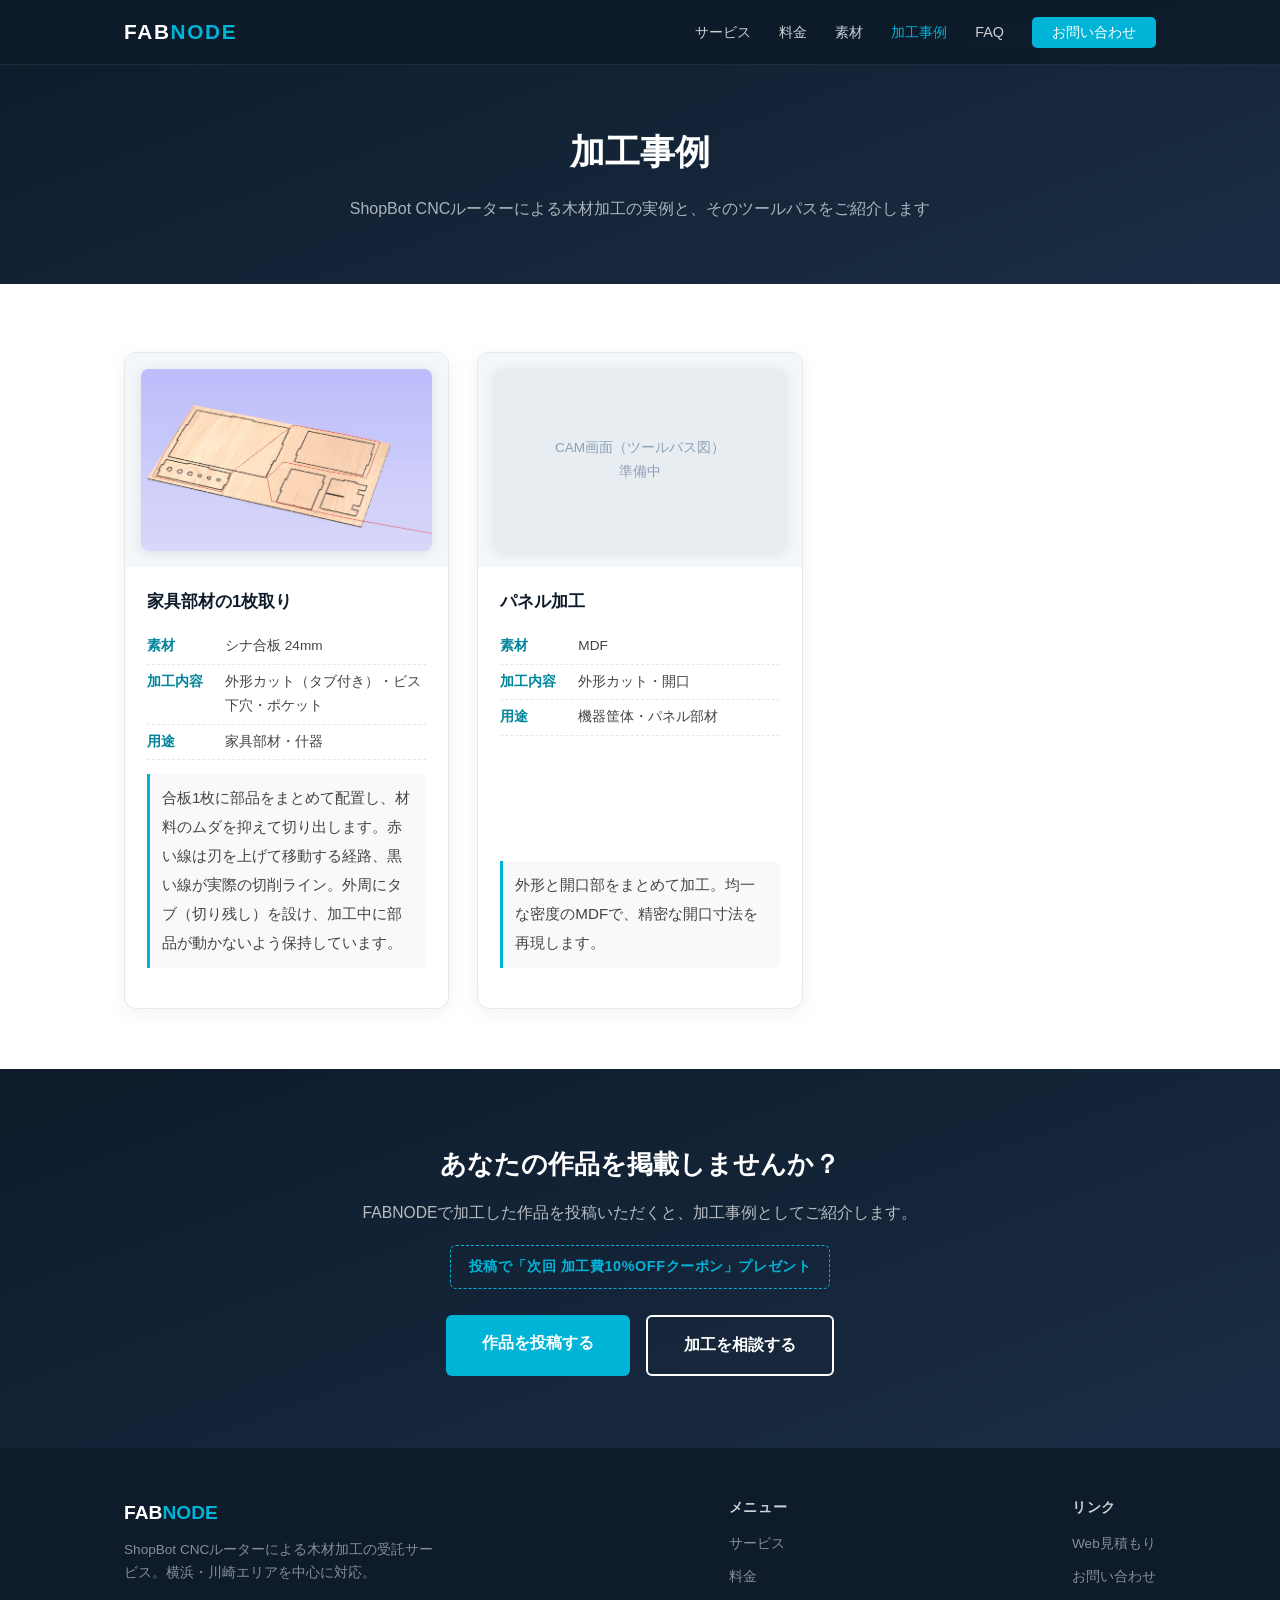
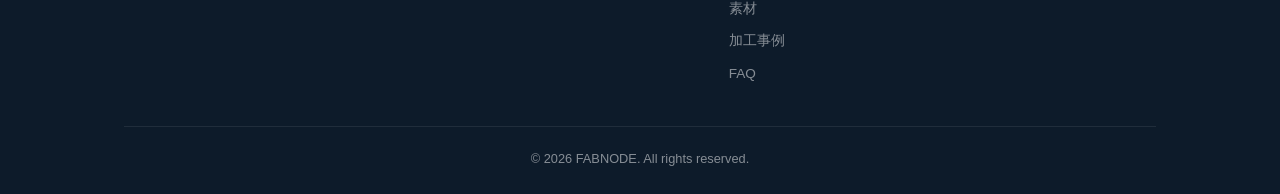
<file: works.html>
<!DOCTYPE html>
<html lang="ja">
<head>
  <meta charset="UTF-8">
  <meta name="viewport" content="width=device-width, initial-scale=1.0">
  <title>加工事例（準備中）｜FABNODE（横浜市港北区のCNC木材加工）</title>
  <meta name="description" content="FABNODEのCNC木材加工の事例集。切り文字・パネル加工・什器部材など、ShopBot CNCルーターによる加工事例とツールパスをご紹介します。横浜市港北区。">
  <!-- ★制作中のため検索エンジンに載せない。完成・公開時にこの1行を削除し、sitemap.xml と各ページのナビ/フッターのリンクを復活させること -->
  <meta name="robots" content="noindex, nofollow">
  <link rel="stylesheet" href="css/style.css">
  <link rel="icon" href="data:image/svg+xml,<svg xmlns='http://www.w3.org/2000/svg' viewBox='0 0 100 100'><text y='.9em' font-size='90'>⚙</text></svg>">
  <!-- Google Analytics (GA4) -->
  <script async src="https://www.googletagmanager.com/gtag/js?id=G-3MPX3DD8X1"></script>
  <script>
    window.dataLayer = window.dataLayer || [];
    function gtag(){dataLayer.push(arguments);}
    gtag('js', new Date());
    gtag('config', 'G-3MPX3DD8X1');
  </script>
</head>
<body>

  <!-- Header -->
  <header class="header">
    <div class="container">
      <a href="/" class="logo">FAB<span>NODE</span></a>
      <nav>
        <ul class="nav-links" id="navLinks">
          <li><a href="index.html#service">サービス</a></li>
          <li><a href="index.html#pricing">料金</a></li>
          <li><a href="index.html#materials">素材</a></li>
          <li><a href="works.html" style="color:#00B4D8;">加工事例</a></li>
          <li><a href="faq.html">FAQ</a></li>
          <li><a href="contact.html" class="nav-cta">お問い合わせ</a></li>
        </ul>
      </nav>
      <button class="nav-toggle" id="navToggle" aria-label="メニュー">
        <span></span><span></span><span></span>
      </button>
    </div>
  </header>

  <!-- Page Hero -->
  <section class="page-hero">
    <div class="container">
      <h1>加工事例</h1>
      <p>ShopBot CNCルーターによる木材加工の実例と、そのツールパスをご紹介します</p>
    </div>
  </section>

  <!-- Works Grid -->
  <section class="content-section">
    <div class="container">

      <div class="works-grid">

        <!-- 事例1：家具部材の1枚取り -->
        <!-- ★仮コンテンツ★ 画像は実データのツールパス図だが、素材・厚み・用途・本文は仮。
             殿＋クドウさんでデザイン/仕様を確定させたら差し替えること -->
        <div class="work-card">
          <div class="work-media">
            <div class="work-frame has-image">
              <img src="images/works/cam-nesting-plywood.jpg"
                   alt="ShopBot CNCルーターのツールパス図。合板1枚に家具部材を並べ、外形カット・ビス下穴・タブを含む加工経路を表示している"
                   width="1200" height="750" loading="lazy">
            </div>
          </div>
          <div class="work-body">
            <h3 class="work-title">家具部材の1枚取り</h3>
            <ul class="work-meta">
              <li><b>素材</b><span>シナ合板 24mm</span></li>
              <li><b>加工内容</b><span>外形カット（タブ付き）・ビス下穴・ポケット</span></li>
              <li><b>用途</b><span>家具部材・什器</span></li>
            </ul>
            <p class="work-note">合板1枚に部品をまとめて配置し、材料のムダを抑えて切り出します。赤い線は刃を上げて移動する経路、黒い線が実際の切削ライン。外周にタブ（切り残し）を設け、加工中に部品が動かないよう保持しています。</p>
          </div>
        </div>

        <!-- 事例2：パネル加工 -->
        <div class="work-card">
          <div class="work-media">
            <div class="work-frame">
              <!-- ここに CAM画面（ツールパス図）or 加工後の写真を差し込み -->
              CAM画面（ツールパス図）<br>準備中
            </div>
          </div>
          <div class="work-body">
            <h3 class="work-title">パネル加工</h3>
            <ul class="work-meta">
              <li><b>素材</b><span>MDF</span></li>
              <li><b>加工内容</b><span>外形カット・開口</span></li>
              <li><b>用途</b><span>機器筐体・パネル部材</span></li>
            </ul>
            <p class="work-note">外形と開口部をまとめて加工。均一な密度のMDFで、精密な開口寸法を再現します。</p>
          </div>
        </div>

      </div>
    </div>
  </section>

  <!-- 投稿募集 -->
  <section class="works-submit">
    <div class="container">
      <h2>あなたの作品を掲載しませんか？</h2>
      <p>FABNODEで加工した作品を投稿いただくと、加工事例としてご紹介します。</p>
      <span class="coupon">投稿で「次回 加工費10%OFFクーポン」プレゼント</span>
      <div class="cta-buttons">
        <a href="https://forms.gle/JNVnRcZ1LMGM66E6A" class="btn btn-primary" target="_blank" rel="noopener">作品を投稿する</a>
        <a href="contact.html" class="btn btn-outline" style="border-color:#fff; color:#fff;">加工を相談する</a>
      </div>
    </div>
  </section>

  <!-- Footer -->
  <footer class="footer">
    <div class="container">
      <div class="footer-content">
        <div>
          <div class="footer-brand">FAB<span>NODE</span></div>
          <p class="footer-desc">ShopBot CNCルーターによる木材加工の受託サービス。横浜・川崎エリアを中心に対応。</p>
        </div>
        <div class="footer-links">
          <h4>メニュー</h4>
          <a href="index.html#service">サービス</a>
          <a href="index.html#pricing">料金</a>
          <a href="index.html#materials">素材</a>
          <a href="works.html">加工事例</a>
          <a href="faq.html">FAQ</a>
        </div>
        <div class="footer-links">
          <h4>リンク</h4>
          <a href="estimate.html">Web見積もり</a>
          <a href="contact.html">お問い合わせ</a>
        </div>
      </div>
      <div class="footer-bottom">
        &copy; 2026 FABNODE. All rights reserved.
      </div>
    </div>
  </footer>

  <script>
    const toggle = document.getElementById('navToggle');
    const links = document.getElementById('navLinks');
    toggle.addEventListener('click', () => links.classList.toggle('active'));
    links.querySelectorAll('a').forEach(a => a.addEventListener('click', () => links.classList.remove('active')));
    window.addEventListener('scroll', () => {
      document.querySelector('.header').style.boxShadow = window.scrollY > 10 ? '0 2px 20px rgba(0,0,0,0.15)' : 'none';
    });
  </script>

</body>
</html>
</file>
<file: css/style.css>
/* ==========================================
   FABNODE — fabnode.jp
   Color: Navy (#0D1B2A) × Cyan (#00B4D8)
   ========================================== */

/* --- Reset & Base --- */
*,
*::before,
*::after {
  margin: 0;
  padding: 0;
  box-sizing: border-box;
}

html {
  scroll-behavior: smooth;
  font-size: 16px;
}

body {
  font-family: "Helvetica Neue", "Noto Sans JP", "Hiragino Kaku Gothic ProN",
    "Yu Gothic", sans-serif;
  color: #1a1a1a;
  background: #fff;
  line-height: 1.8;
  -webkit-font-smoothing: antialiased;
}

a {
  color: inherit;
  text-decoration: none;
}

img {
  max-width: 100%;
  height: auto;
  display: block;
}

ul {
  list-style: none;
}

/* --- Utility --- */
.container {
  max-width: 1080px;
  margin: 0 auto;
  padding: 0 24px;
}

.section {
  padding: 80px 0;
}

.section-title {
  font-size: 1.75rem;
  font-weight: 700;
  color: #0D1B2A;
  margin-bottom: 12px;
  letter-spacing: 0.02em;
}

.section-subtitle {
  font-size: 0.95rem;
  color: #666;
  margin-bottom: 48px;
}

.btn {
  display: inline-block;
  padding: 14px 36px;
  border-radius: 6px;
  font-size: 1rem;
  font-weight: 600;
  transition: all 0.25s ease;
  cursor: pointer;
  border: none;
}

.btn-primary {
  background: #00B4D8;
  color: #fff;
}

.btn-primary:hover {
  background: #0096b7;
  transform: translateY(-2px);
  box-shadow: 0 4px 16px rgba(0, 180, 216, 0.35);
}

.btn-outline {
  background: transparent;
  color: #00B4D8;
  border: 2px solid #00B4D8;
}

.btn-outline:hover {
  background: #00B4D8;
  color: #fff;
}

/* --- Header / Nav --- */
.header {
  position: fixed;
  top: 0;
  left: 0;
  right: 0;
  z-index: 100;
  background: rgba(13, 27, 42, 0.95);
  backdrop-filter: blur(8px);
  -webkit-backdrop-filter: blur(8px);
  border-bottom: 1px solid rgba(255, 255, 255, 0.08);
}

.header .container {
  display: flex;
  align-items: center;
  justify-content: space-between;
  height: 64px;
}

.logo {
  font-size: 1.3rem;
  font-weight: 700;
  color: #fff;
  letter-spacing: 0.08em;
}

.logo span {
  color: #00B4D8;
}

.nav-links {
  display: flex;
  gap: 28px;
  align-items: center;
}

.nav-links a {
  color: rgba(255, 255, 255, 0.8);
  font-size: 0.9rem;
  font-weight: 500;
  transition: color 0.2s;
}

.nav-links a:hover {
  color: #00B4D8;
}

.nav-cta {
  background: #00B4D8;
  color: #fff !important;
  padding: 8px 20px;
  border-radius: 5px;
  font-size: 0.85rem !important;
}

.nav-cta:hover {
  background: #0096b7;
}

/* Mobile nav toggle */
.nav-toggle {
  display: none;
  flex-direction: column;
  gap: 5px;
  cursor: pointer;
  background: none;
  border: none;
  padding: 4px;
}

.nav-toggle span {
  display: block;
  width: 24px;
  height: 2px;
  background: #fff;
  border-radius: 1px;
  transition: 0.3s;
}

/* --- Hero --- */
.hero {
  position: relative;
  min-height: 100vh;
  display: flex;
  align-items: center;
  background: linear-gradient(160deg, #0D1B2A 0%, #1B2D45 50%, #0D1B2A 100%);
  overflow: hidden;
}

.hero::before {
  content: "";
  position: absolute;
  top: -50%;
  right: -20%;
  width: 600px;
  height: 600px;
  background: radial-gradient(circle, rgba(0, 180, 216, 0.12) 0%, transparent 70%);
  border-radius: 50%;
}

.hero::after {
  content: "";
  position: absolute;
  bottom: -30%;
  left: -10%;
  width: 400px;
  height: 400px;
  background: radial-gradient(circle, rgba(0, 180, 216, 0.08) 0%, transparent 70%);
  border-radius: 50%;
}

.hero .container {
  position: relative;
  z-index: 1;
}

.hero-content {
  max-width: 640px;
}

.hero-label {
  display: inline-block;
  font-size: 0.8rem;
  font-weight: 600;
  color: #00B4D8;
  letter-spacing: 0.12em;
  margin-bottom: 16px;
  text-transform: uppercase;
}

.hero h1 {
  font-size: clamp(2rem, 5vw, 3.2rem);
  font-weight: 800;
  color: #fff;
  line-height: 1.3;
  margin-bottom: 20px;
}

.hero h1 em {
  font-style: normal;
  color: #00B4D8;
}

.hero p {
  font-size: 1.1rem;
  color: rgba(255, 255, 255, 0.7);
  line-height: 1.9;
  margin-bottom: 36px;
}

.hero-buttons {
  display: flex;
  gap: 16px;
  flex-wrap: wrap;
}

/* --- Features / Service（営業資料トーン：濃紺×シアン） --- */
.features {
  background: #0D1B2A;
  background-image:
    linear-gradient(rgba(0, 180, 216, 0.05) 1px, transparent 1px),
    linear-gradient(90deg, rgba(0, 180, 216, 0.05) 1px, transparent 1px);
  background-size: 40px 40px;
}

/* セクション見出しの英字ラベル */
.section-eyebrow {
  display: inline-block;
  font-size: 0.7rem;
  font-weight: 700;
  letter-spacing: 0.22em;
  color: #00B4D8;
  border-bottom: 2px solid #00B4D8;
  padding-bottom: 4px;
  margin-bottom: 14px;
}

/* features 内は濃紺背景に合わせて見出しを白系に */
.features .section-title {
  color: #fff;
}

.features .section-subtitle {
  color: #8ca0b5;
}

.feature-grid {
  display: grid;
  grid-template-columns: repeat(3, 1fr);
  gap: 20px;
}

.feature-card {
  background: #16273c;
  padding: 28px 26px;
  border-radius: 6px;
  border: 1px solid rgba(0, 180, 216, 0.12);
  border-left: 3px solid #00B4D8;
  transition: transform 0.25s, border-color 0.25s;
}

.feature-card:hover {
  transform: translateY(-3px);
  border-color: rgba(0, 180, 216, 0.5);
  border-left-color: #00B4D8;
}

/* 英字タグ＋シアンの四角マーク */
.feature-tag {
  display: flex;
  align-items: center;
  gap: 5px;
  font-size: 0.72rem;
  font-weight: 700;
  letter-spacing: 0.14em;
  color: #00B4D8;
  margin-bottom: 16px;
}

.feature-tag i {
  width: 7px;
  height: 7px;
  background: #00B4D8;
  display: inline-block;
}

.feature-tag i:first-of-type {
  margin-left: 6px;
}

.feature-card h3 {
  font-size: 1.1rem;
  font-weight: 700;
  color: #fff;
  margin-bottom: 10px;
}

.feature-card p {
  font-size: 0.9rem;
  color: #a8b5c5;
  line-height: 1.7;
}

/* --- Equipment / Specs --- */
.specs-grid {
  display: grid;
  grid-template-columns: 1fr 1fr;
  gap: 40px;
  align-items: start;
}

.spec-list {
  display: flex;
  flex-direction: column;
  gap: 20px;
}

.spec-item {
  display: flex;
  gap: 16px;
  align-items: flex-start;
}

.spec-dot {
  width: 10px;
  height: 10px;
  background: #00B4D8;
  border-radius: 50%;
  margin-top: 8px;
  flex-shrink: 0;
}

.spec-item h4 {
  font-size: 1rem;
  font-weight: 600;
  color: #0D1B2A;
  margin-bottom: 2px;
}

.spec-item p {
  font-size: 0.9rem;
  color: #666;
}

.spec-image {
  background: #e8edf2;
  border-radius: 12px;
  aspect-ratio: 4 / 3;
  display: flex;
  align-items: center;
  justify-content: center;
  color: #999;
  font-size: 0.9rem;
  overflow: hidden;
}

.spec-image img {
  width: 100%;
  height: 100%;
  object-fit: cover;
}

/* --- Pricing --- */
.pricing {
  background: #f8f9fa;
}

.pricing-table {
  max-width: 720px;
  margin: 0 auto;
  background: #fff;
  border-radius: 12px;
  overflow: hidden;
  border: 1px solid #e8edf2;
}

.pricing-row {
  display: flex;
  border-bottom: 1px solid #f0f0f0;
}

.pricing-row:last-child {
  border-bottom: none;
}

.pricing-label {
  flex: 0 0 200px;
  padding: 18px 24px;
  font-weight: 600;
  color: #0D1B2A;
  background: rgba(0, 180, 216, 0.04);
  font-size: 0.95rem;
}

.pricing-value {
  flex: 1;
  padding: 18px 24px;
  color: #333;
  font-size: 0.95rem;
}

.pricing-sub {
  display: block;
  margin-top: 6px;
  font-size: 0.82rem;
  font-weight: 600;
  color: #0096b0;
}

.pricing-note {
  text-align: center;
  margin-top: 24px;
  font-size: 0.88rem;
  color: #888;
}

/* --- Flow / How it works --- */
.flow {
  background: #f8f9fa;
}

.flow-steps {
  max-width: 720px;
  margin: 32px auto 0;
}

.flow-step {
  display: flex;
  gap: 20px;
  padding: 20px 0;
  border-bottom: 1px solid #e8edf2;
}

.flow-step:last-child {
  border-bottom: none;
}

.flow-num {
  flex-shrink: 0;
  width: 36px;
  height: 36px;
  border-radius: 50%;
  background: #00B4D8;
  color: #0D1B2A;
  font-weight: 700;
  font-size: 0.95rem;
  display: flex;
  align-items: center;
  justify-content: center;
}

.flow-body h3 {
  font-size: 1.05rem;
  font-weight: 700;
  color: #0D1B2A;
  margin-bottom: 4px;
}

.flow-body p {
  font-size: 0.9rem;
  color: #666;
  line-height: 1.7;
}

/* --- Materials --- */
/* --- Material Grid --- */
.material-grid {
  display: grid;
  grid-template-columns: repeat(auto-fill, minmax(200px, 1fr));
  gap: 20px;
  margin-top: 32px;
}

.material-card {
  background: #fff;
  border-radius: 12px;
  overflow: hidden;
  box-shadow: 0 2px 12px rgba(0, 0, 0, 0.06);
  transition: transform 0.2s, box-shadow 0.2s;
}

.material-card:hover {
  transform: translateY(-4px);
  box-shadow: 0 8px 24px rgba(0, 0, 0, 0.1);
}

.material-card img {
  width: 100%;
  height: 160px;
  object-fit: cover;
}

.material-info {
  padding: 14px 16px;
}

.material-info h4 {
  font-size: 0.95rem;
  font-weight: 700;
  color: #0D1B2A;
  margin-bottom: 4px;
}

.material-info p {
  font-size: 0.8rem;
  color: #666;
  line-height: 1.5;
}

/* --- Material popup cards --- */
.material-card--popup {
  cursor: pointer;
  position: relative;
}

.material-card--popup::after {
  content: "🔍";
  position: absolute;
  top: 10px;
  right: 10px;
  width: 30px;
  height: 30px;
  border-radius: 50%;
  background: rgba(13, 27, 42, 0.72);
  color: #fff;
  font-size: 0.85rem;
  display: flex;
  align-items: center;
  justify-content: center;
}

.material-more {
  display: inline-block;
  font-size: 0.68rem;
  font-weight: 600;
  color: #00B4D8;
  background: rgba(0, 180, 216, 0.1);
  padding: 1px 7px;
  border-radius: 999px;
  margin-left: 4px;
  vertical-align: middle;
}

/* --- Material modal --- */
.material-modal {
  position: fixed;
  inset: 0;
  z-index: 1000;
  display: none;
  align-items: center;
  justify-content: center;
  padding: 24px;
}

.material-modal.active {
  display: flex;
}

.material-modal__backdrop {
  position: absolute;
  inset: 0;
  background: rgba(13, 27, 42, 0.6);
  backdrop-filter: blur(2px);
}

.material-modal__box {
  position: relative;
  background: #fff;
  border-radius: 16px;
  max-width: 640px;
  width: 100%;
  max-height: 85vh;
  overflow-y: auto;
  padding: 28px;
  box-shadow: 0 20px 60px rgba(0, 0, 0, 0.3);
}

.material-modal__close {
  position: absolute;
  top: 12px;
  right: 16px;
  background: none;
  border: none;
  font-size: 1.8rem;
  line-height: 1;
  color: #888;
  cursor: pointer;
}

.material-modal__title {
  font-size: 1.3rem;
  font-weight: 700;
  color: #0D1B2A;
  margin-bottom: 8px;
}

.material-modal__desc {
  font-size: 0.9rem;
  color: #555;
  margin-bottom: 20px;
}

.material-modal__images {
  display: grid;
  grid-template-columns: 1fr 1fr;
  gap: 16px;
}

.material-modal__images figure {
  margin: 0;
}

.material-modal__images img {
  width: 100%;
  height: 200px;
  object-fit: cover;
  border-radius: 10px;
}

.material-modal__images figcaption {
  font-size: 0.8rem;
  color: #666;
  text-align: center;
  margin-top: 6px;
}

/* --- Color chips (カラーMDF 全9色) --- */
.material-modal__colors {
  display: flex;
  flex-wrap: wrap;
  gap: 10px 14px;
  margin-top: 20px;
}

.material-modal__colors:empty {
  display: none;
}

.color-chip {
  display: inline-flex;
  align-items: center;
  gap: 8px;
  font-size: 0.85rem;
  color: #333;
  font-weight: 600;
}

.color-chip i {
  width: 18px;
  height: 18px;
  border-radius: 5px;
  border: 1px solid rgba(0, 0, 0, 0.15);
  flex-shrink: 0;
}

@media (max-width: 600px) {
  .material-modal__images {
    grid-template-columns: 1fr;
  }
  .material-modal__images img {
    height: 220px;
  }
}

/* --- Area map iframe --- */
.area-map iframe {
  width: 100%;
  height: 100%;
  min-height: 300px;
  border: 0;
}

/* --- Tab Cut Section --- */
.tabcut-content {
  display: grid;
  grid-template-columns: 1fr 1fr;
  gap: 48px;
  align-items: center;
  margin-top: 40px;
}

.tabcut-image img,
.tabcut-placeholder {
  width: 100%;
  border-radius: 12px;
  overflow: hidden;
}

.tabcut-image {
  display: flex;
  flex-direction: column;
  gap: 12px;
}

.tabcut-image img {
  height: 240px;
  object-fit: cover;
  display: block;
}

.tabcut-placeholder {
  background: #e9ecef;
  height: 320px;
  display: flex;
  align-items: center;
  justify-content: center;
  font-size: 0.9rem;
  color: #888;
}

.tabcut-text h3 {
  font-size: 1.3rem;
  font-weight: 700;
  color: #0D1B2A;
  margin-bottom: 16px;
}

.tabcut-text p {
  color: #444;
  margin-bottom: 16px;
}

.tabcut-text h4 {
  font-size: 1rem;
  font-weight: 600;
  color: #0D1B2A;
  margin-bottom: 8px;
}

.tabcut-benefits {
  list-style: none;
  padding: 0;
}

.tabcut-benefits li {
  padding: 6px 0;
  padding-left: 24px;
  position: relative;
  color: #444;
  font-size: 0.92rem;
}

.tabcut-benefits li::before {
  content: "✓";
  position: absolute;
  left: 0;
  color: #00B4D8;
  font-weight: 700;
}

.tabcut-note {
  font-size: 0.82rem;
  color: #888;
  margin-top: 8px;
}

/* --- Spec Image Placeholder --- */
.spec-image-placeholder {
  background: #e9ecef;
  height: 320px;
  border-radius: 12px;
  display: flex;
  align-items: center;
  justify-content: center;
  text-align: center;
  color: #888;
  font-size: 0.9rem;
}

/* --- Area --- */
.area-content {
  display: grid;
  grid-template-columns: 1fr 1fr;
  gap: 40px;
  align-items: center;
}

.area-text h3 {
  font-size: 1.3rem;
  font-weight: 700;
  color: #0D1B2A;
  margin-bottom: 12px;
}

.area-text p {
  font-size: 0.95rem;
  color: #555;
  margin-bottom: 16px;
}

.area-badge {
  display: inline-flex;
  align-items: center;
  gap: 8px;
  background: #e6f7fb;
  color: #0D1B2A;
  padding: 10px 18px;
  border-radius: 8px;
  font-size: 0.9rem;
  font-weight: 600;
}

.area-map {
  background: #e8edf2;
  border-radius: 12px;
  aspect-ratio: 4 / 3;
  display: flex;
  align-items: center;
  justify-content: center;
  color: #999;
  font-size: 0.9rem;
  overflow: hidden;
}

/* --- Naguri (Service detail page) --- */
.page-hero {
  padding: 120px 0 60px;
  background: linear-gradient(160deg, #0D1B2A 0%, #1B2D45 100%);
  text-align: center;
}

.page-hero h1 {
  font-size: 2.2rem;
  color: #fff;
  font-weight: 700;
  margin-bottom: 12px;
}

.page-hero p {
  color: rgba(255, 255, 255, 0.65);
  font-size: 1rem;
}

.content-section {
  padding: 60px 0;
}

.content-section h2 {
  font-size: 1.5rem;
  font-weight: 700;
  color: #0D1B2A;
  margin-bottom: 16px;
}

.content-section p {
  font-size: 0.95rem;
  color: #444;
  line-height: 1.9;
  margin-bottom: 16px;
}

.content-grid {
  display: grid;
  grid-template-columns: 1fr 1fr;
  gap: 32px;
  margin-top: 24px;
}

.content-image {
  background: #e8edf2;
  border-radius: 10px;
  aspect-ratio: 16 / 10;
  display: flex;
  align-items: center;
  justify-content: center;
  color: #999;
  font-size: 0.9rem;
  overflow: hidden;
}

.content-image img {
  width: 100%;
  height: 100%;
  object-fit: cover;
}

/* --- CTA Section --- */
.cta-section {
  background: linear-gradient(160deg, #0D1B2A 0%, #1B2D45 100%);
  text-align: center;
  padding: 80px 0;
}

.cta-section h2 {
  font-size: 1.8rem;
  color: #fff;
  font-weight: 700;
  margin-bottom: 12px;
}

.cta-section p {
  color: rgba(255, 255, 255, 0.65);
  margin-bottom: 32px;
  font-size: 1rem;
}

.cta-buttons {
  display: flex;
  gap: 16px;
  justify-content: center;
  flex-wrap: wrap;
}

/* --- Contact Section --- */
.contact {
  background: #f8f9fa;
}

.contact-grid {
  display: grid;
  grid-template-columns: 1fr 1fr;
  gap: 48px;
}

.contact-info h3 {
  font-size: 1.2rem;
  font-weight: 700;
  color: #0D1B2A;
  margin-bottom: 16px;
}

.contact-item {
  display: flex;
  gap: 12px;
  margin-bottom: 20px;
  align-items: flex-start;
}

.contact-item-icon {
  width: 36px;
  height: 36px;
  background: rgba(0, 180, 216, 0.1);
  border-radius: 8px;
  display: flex;
  align-items: center;
  justify-content: center;
  flex-shrink: 0;
  font-size: 1rem;
}

.contact-item-text {
  font-size: 0.92rem;
  color: #444;
}

.contact-item-text strong {
  display: block;
  color: #0D1B2A;
  margin-bottom: 2px;
}

.contact-form {
  background: #fff;
  padding: 32px;
  border-radius: 12px;
  border: 1px solid #e8edf2;
}

.form-group {
  margin-bottom: 20px;
}

.form-group label {
  display: block;
  font-size: 0.88rem;
  font-weight: 600;
  color: #0D1B2A;
  margin-bottom: 6px;
}

.form-group input,
.form-group textarea,
.form-group select {
  width: 100%;
  padding: 12px 14px;
  border: 1px solid #ddd;
  border-radius: 6px;
  font-size: 0.95rem;
  font-family: inherit;
  transition: border-color 0.2s;
  background: #fff;
}

.form-group input:focus,
.form-group textarea:focus,
.form-group select:focus {
  outline: none;
  border-color: #00B4D8;
  box-shadow: 0 0 0 3px rgba(0, 180, 216, 0.1);
}

.form-group textarea {
  min-height: 120px;
  resize: vertical;
}

/* --- Footer --- */
.footer {
  background: #0D1B2A;
  color: rgba(255, 255, 255, 0.5);
  padding: 48px 0 24px;
}

.footer-content {
  display: flex;
  justify-content: space-between;
  align-items: flex-start;
  margin-bottom: 32px;
}

.footer-brand {
  font-size: 1.2rem;
  font-weight: 700;
  color: #fff;
  margin-bottom: 8px;
}

.footer-brand span {
  color: #00B4D8;
}

.footer-desc {
  font-size: 0.85rem;
  max-width: 320px;
  line-height: 1.7;
}

.footer-links h4 {
  color: rgba(255, 255, 255, 0.8);
  font-size: 0.85rem;
  font-weight: 600;
  margin-bottom: 12px;
  letter-spacing: 0.05em;
}

.footer-links a {
  display: block;
  font-size: 0.85rem;
  margin-bottom: 8px;
  transition: color 0.2s;
}

.footer-links a:hover {
  color: #00B4D8;
}

.footer-bottom {
  border-top: 1px solid rgba(255, 255, 255, 0.08);
  padding-top: 20px;
  text-align: center;
  font-size: 0.8rem;
}

/* --- Responsive --- */
@media (max-width: 768px) {
  .nav-links {
    display: none;
    position: absolute;
    top: 64px;
    left: 0;
    right: 0;
    background: rgba(13, 27, 42, 0.98);
    flex-direction: column;
    padding: 24px;
    gap: 16px;
  }

  .nav-links.active {
    display: flex;
  }

  .nav-toggle {
    display: flex;
  }

  .hero h1 {
    font-size: 1.8rem;
  }

  .feature-grid {
    grid-template-columns: 1fr;
  }

  .specs-grid,
  .area-content,
  .contact-grid,
  .content-grid,
  .tabcut-content {
    grid-template-columns: 1fr;
  }

  .material-grid {
    grid-template-columns: repeat(2, 1fr);
    gap: 12px;
  }

  .material-card img {
    height: 120px;
  }

  .pricing-row {
    flex-direction: column;
  }

  .pricing-label {
    flex: none;
  }

  .footer-content {
    flex-direction: column;
    gap: 32px;
  }

  .section {
    padding: 56px 0;
  }

  .section-title {
    font-size: 1.4rem;
  }
}

@media (max-width: 480px) {
  .hero-buttons {
    flex-direction: column;
  }

  .btn {
    text-align: center;
    width: 100%;
  }

  .cta-buttons {
    flex-direction: column;
    align-items: center;
  }
}

/* --- Coming Soon page --- */
.coming-soon {
  min-height: 70vh;
  display: flex;
  align-items: center;
  justify-content: center;
  text-align: center;
  padding: 140px 0 100px;
  background: linear-gradient(160deg, #0D1B2A 0%, #1B2D45 100%);
}

.coming-soon .container {
  max-width: 680px;
}

.coming-soon__icon {
  font-size: 3.5rem;
  margin-bottom: 16px;
}

.coming-soon__label {
  display: inline-block;
  font-size: 0.8rem;
  font-weight: 700;
  letter-spacing: 0.15em;
  text-transform: uppercase;
  color: #00B4D8;
  background: rgba(0, 180, 216, 0.12);
  padding: 6px 16px;
  border-radius: 999px;
  margin-bottom: 20px;
}

.coming-soon h1 {
  font-size: 1.9rem;
  font-weight: 700;
  color: #fff;
  margin-bottom: 20px;
  line-height: 1.5;
}

.coming-soon p {
  color: rgba(255, 255, 255, 0.75);
  font-size: 1rem;
  margin-bottom: 16px;
}

.coming-soon__sub {
  font-size: 0.9rem !important;
  color: rgba(255, 255, 255, 0.55) !important;
  margin-bottom: 32px !important;
}

.coming-soon .cta-buttons {
  display: flex;
  gap: 16px;
  justify-content: center;
  flex-wrap: wrap;
}

.coming-soon .btn-outline {
  border-color: rgba(255, 255, 255, 0.5);
  color: #fff;
}

@media (max-width: 600px) {
  .coming-soon h1 {
    font-size: 1.4rem;
  }
}

/* ============================================
   FAQ ページ（faq.html）
   ============================================ */
.faq-list { max-width: 820px; margin: 0 auto; }
.faq-item {
  border: 1px solid #e2e8f0;
  border-radius: 8px;
  margin-bottom: 12px;
  overflow: hidden;
  background: #fff;
}
.faq-q {
  width: 100%;
  text-align: left;
  background: none;
  border: none;
  border-left: 3px solid #00B4D8;
  font-family: inherit;
  font-size: 1rem;
  font-weight: 700;
  color: #0D1B2A;
  padding: 18px 52px 18px 20px;
  cursor: pointer;
  position: relative;
  line-height: 1.6;
}
.faq-q::after {
  content: "+";
  position: absolute;
  right: 20px;
  top: 50%;
  transform: translateY(-50%);
  font-size: 1.4rem;
  font-weight: 400;
  color: #00B4D8;
  transition: transform 0.2s;
}
.faq-item.open .faq-q::after { content: "\2212"; }
.faq-q:hover { background: rgba(0, 180, 216, 0.04); }
.faq-a {
  max-height: 0;
  overflow: hidden;
  transition: max-height 0.3s ease;
}
.faq-item.open .faq-a { max-height: 800px; }
.faq-a p {
  padding: 4px 20px 20px;
  color: #444;
  font-size: 0.92rem;
  line-height: 1.9;
  margin: 0;
}

/* ============================================
   加工事例 ページ（works.html）
   ============================================ */
.works-grid {
  display: grid;
  grid-template-columns: repeat(3, 1fr);
  gap: 28px;
  margin-top: 8px;
}
.work-card {
  background: #fff;
  border: 1px solid #e2e8f0;
  border-radius: 12px;
  overflow: hidden;
  box-shadow: 0 4px 20px rgba(13, 27, 42, 0.06);
  transition: transform 0.25s, box-shadow 0.25s;
  display: flex;
  flex-direction: column;
}
.work-card:hover {
  transform: translateY(-4px);
  box-shadow: 0 10px 32px rgba(13, 27, 42, 0.12);
}
.work-media { padding: 16px; background: #f4f7fa; }
.work-frame {
  border-radius: 8px;
  overflow: hidden;
  background: #e8edf2;
  aspect-ratio: 16 / 10;
  display: flex;
  align-items: center;
  justify-content: center;
  color: #8ca0b5;
  font-size: 0.85rem;
  text-align: center;
  padding: 12px;
  box-shadow: 0 2px 12px rgba(13, 27, 42, 0.10);
}
/* 画像を入れる場合は枠いっぱいに（padding無し・比率は16:10で揃える） */
.work-frame.has-image { padding: 0; }
.work-frame img {
  width: 100%;
  height: 100%;
  object-fit: cover;
  display: block;
}
.work-frame img { width: 100%; height: 100%; object-fit: cover; display: block; }
.work-body { padding: 20px 22px 24px; display: flex; flex-direction: column; flex: 1; }
.work-title { font-size: 1.05rem; font-weight: 700; color: #0D1B2A; margin-bottom: 12px; }
.work-meta { list-style: none; margin: 0 0 14px; padding: 0; }
.work-meta li {
  display: flex;
  gap: 10px;
  font-size: 0.85rem;
  color: #444;
  padding: 5px 0;
  border-bottom: 1px dashed #e2e8f0;
}
.work-meta li b { flex-shrink: 0; width: 68px; color: #00849c; font-weight: 600; }
.work-note {
  font-size: 0.85rem;
  color: #555;
  line-height: 1.7;
  background: #f8f9fa;
  border-left: 3px solid #00B4D8;
  padding: 10px 12px;
  border-radius: 0 6px 6px 0;
  margin-top: auto;
}

/* 投稿募集セクション */
.works-submit {
  background: linear-gradient(160deg, #0D1B2A 0%, #1B2D45 100%);
  text-align: center;
  padding: 72px 0;
}
.works-submit h2 { font-size: 1.6rem; color: #fff; font-weight: 700; margin-bottom: 12px; }
.works-submit p { color: rgba(255, 255, 255, 0.7); font-size: 0.98rem; margin-bottom: 10px; }
.works-submit .coupon {
  display: inline-block;
  margin: 8px auto 26px;
  padding: 8px 18px;
  border: 1px dashed #00B4D8;
  border-radius: 6px;
  color: #00B4D8;
  font-size: 0.9rem;
  font-weight: 700;
  letter-spacing: 0.04em;
}

@media (max-width: 768px) {
  .works-grid { grid-template-columns: 1fr; }
}
@media (max-width: 1024px) and (min-width: 769px) {
  .works-grid { grid-template-columns: repeat(2, 1fr); }
}
</file>
